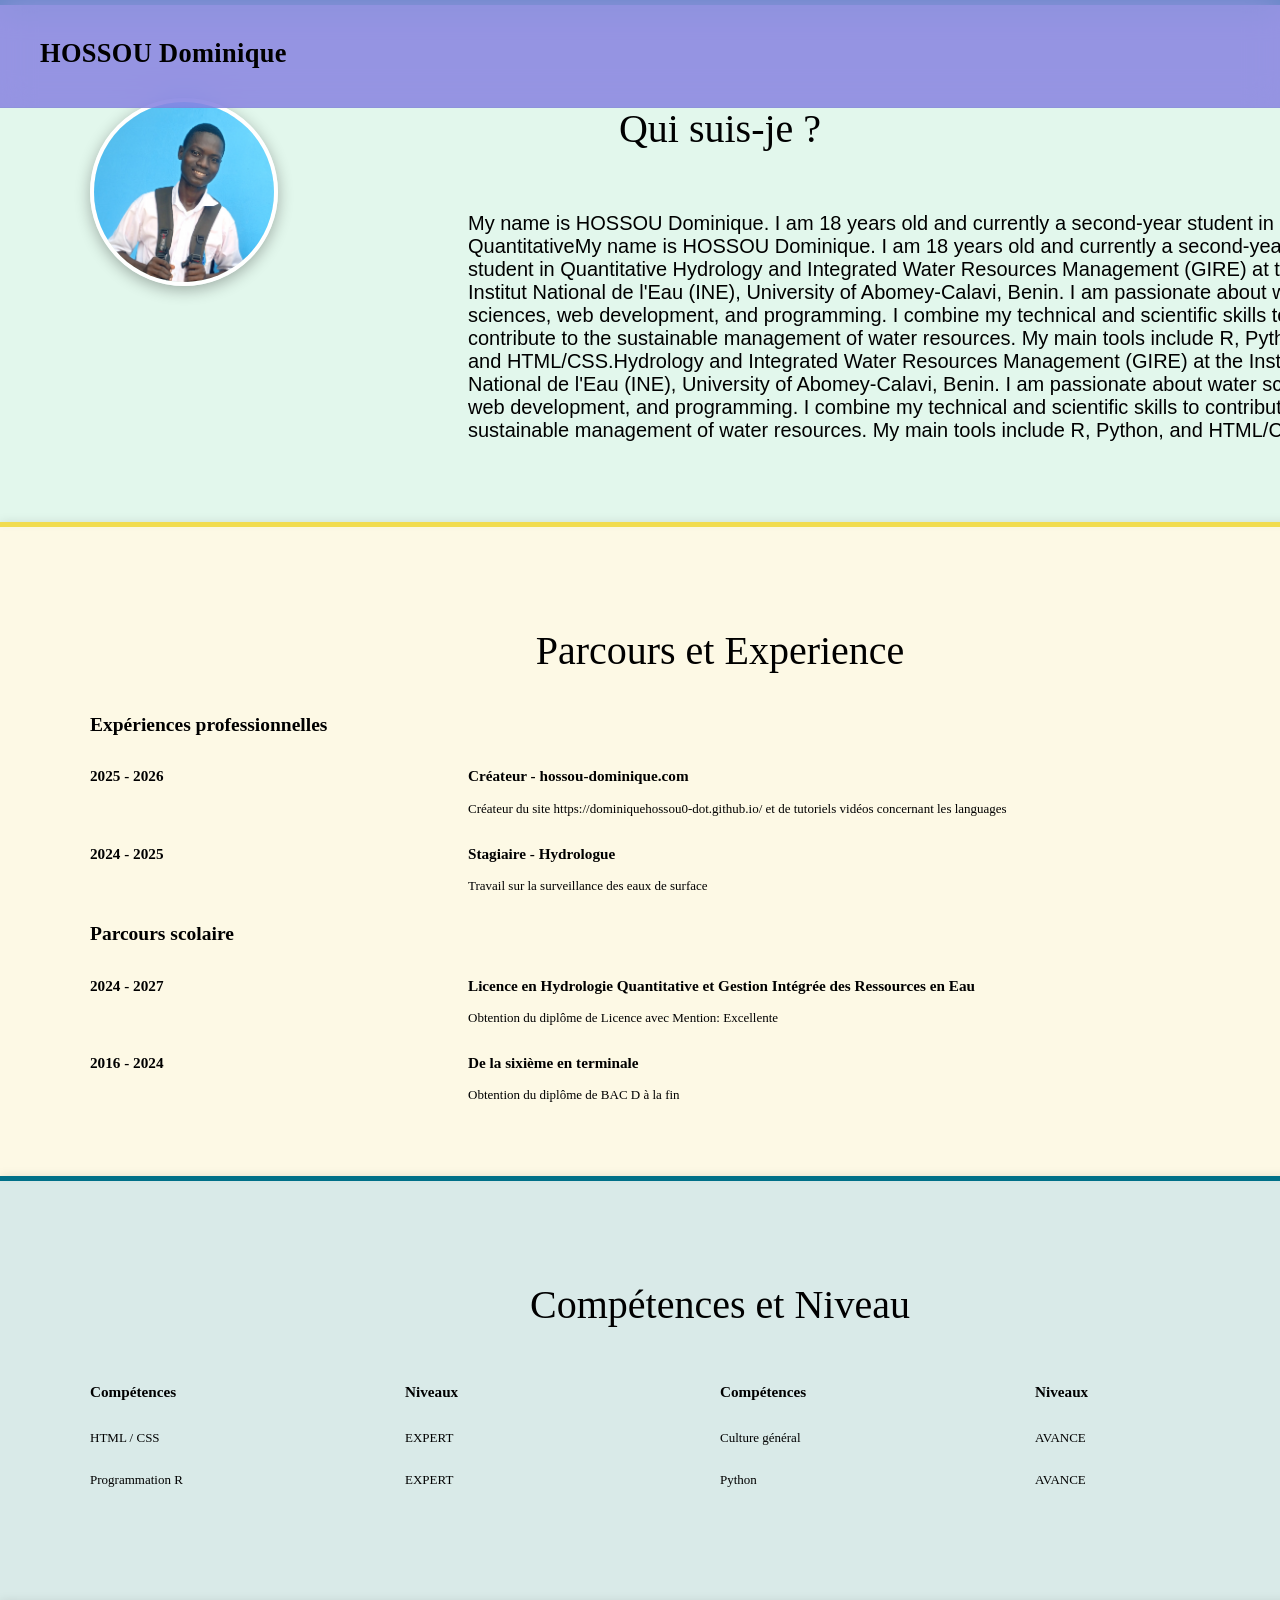
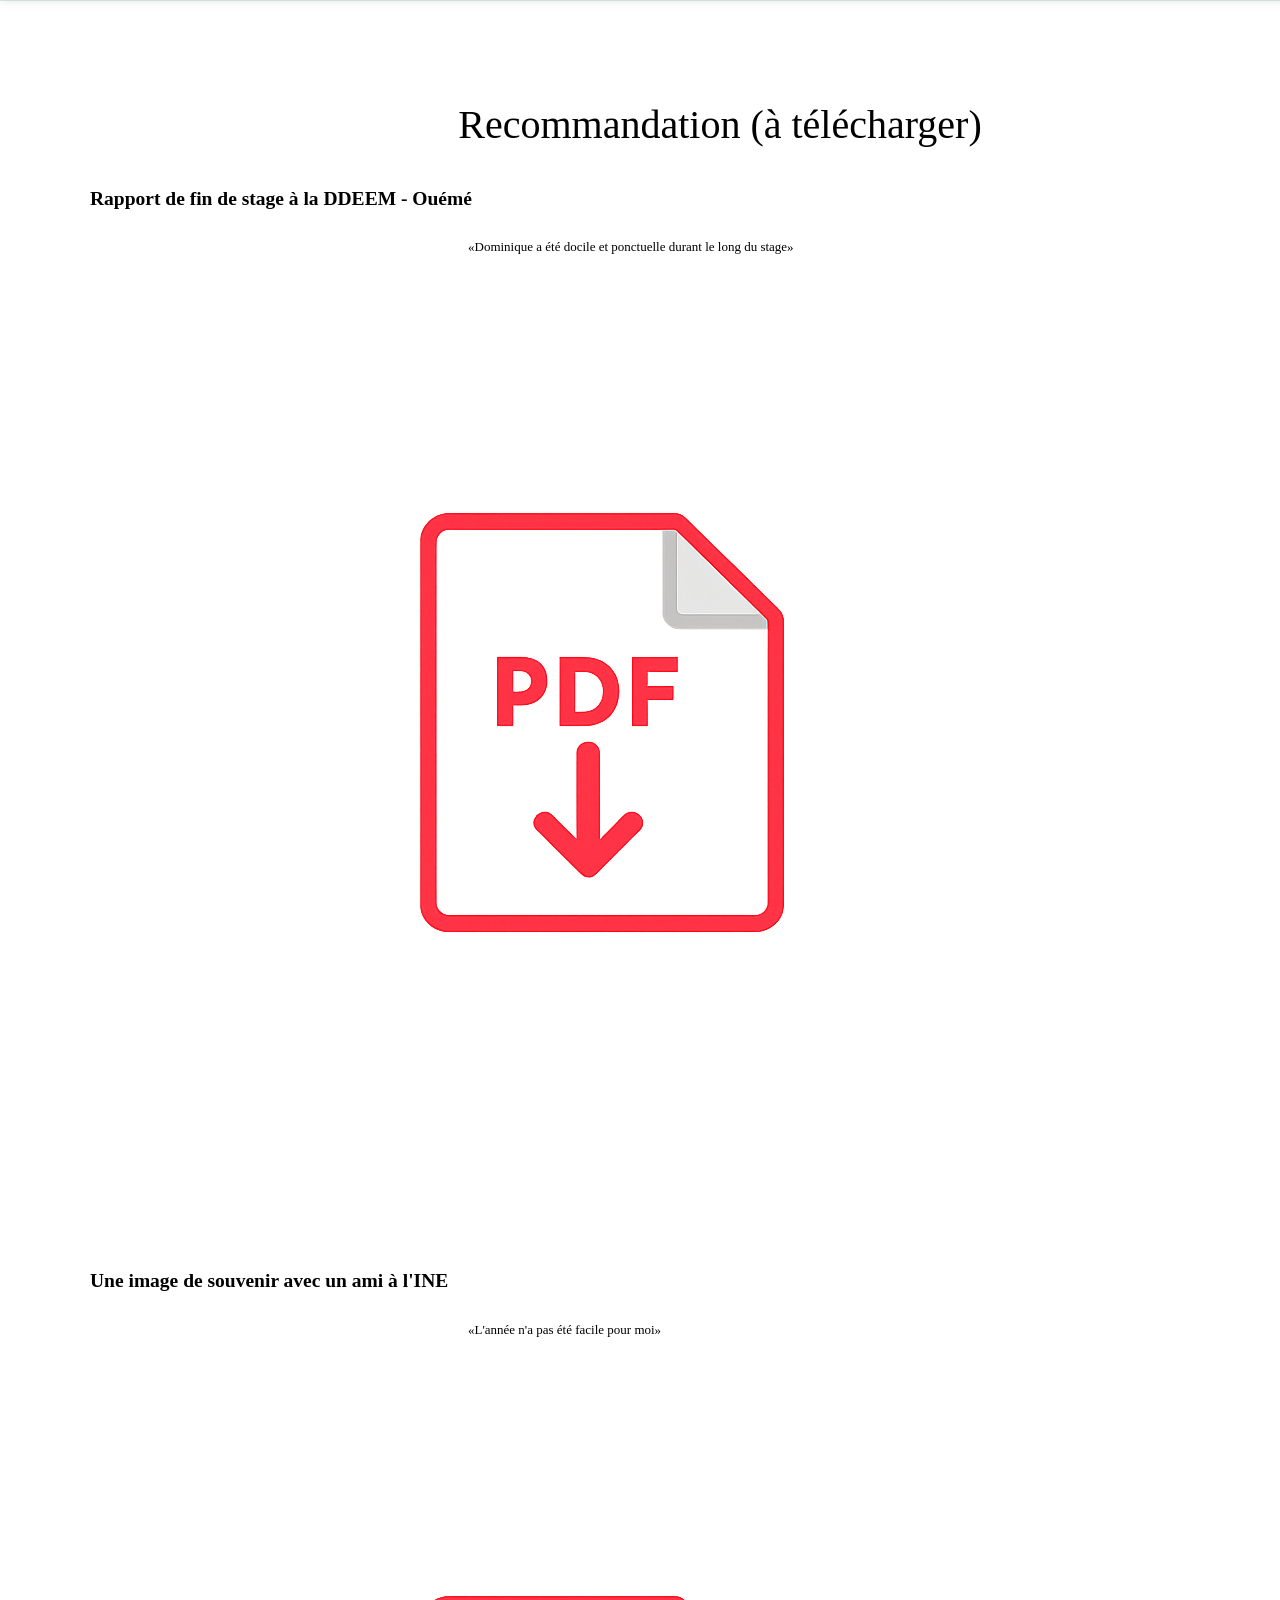
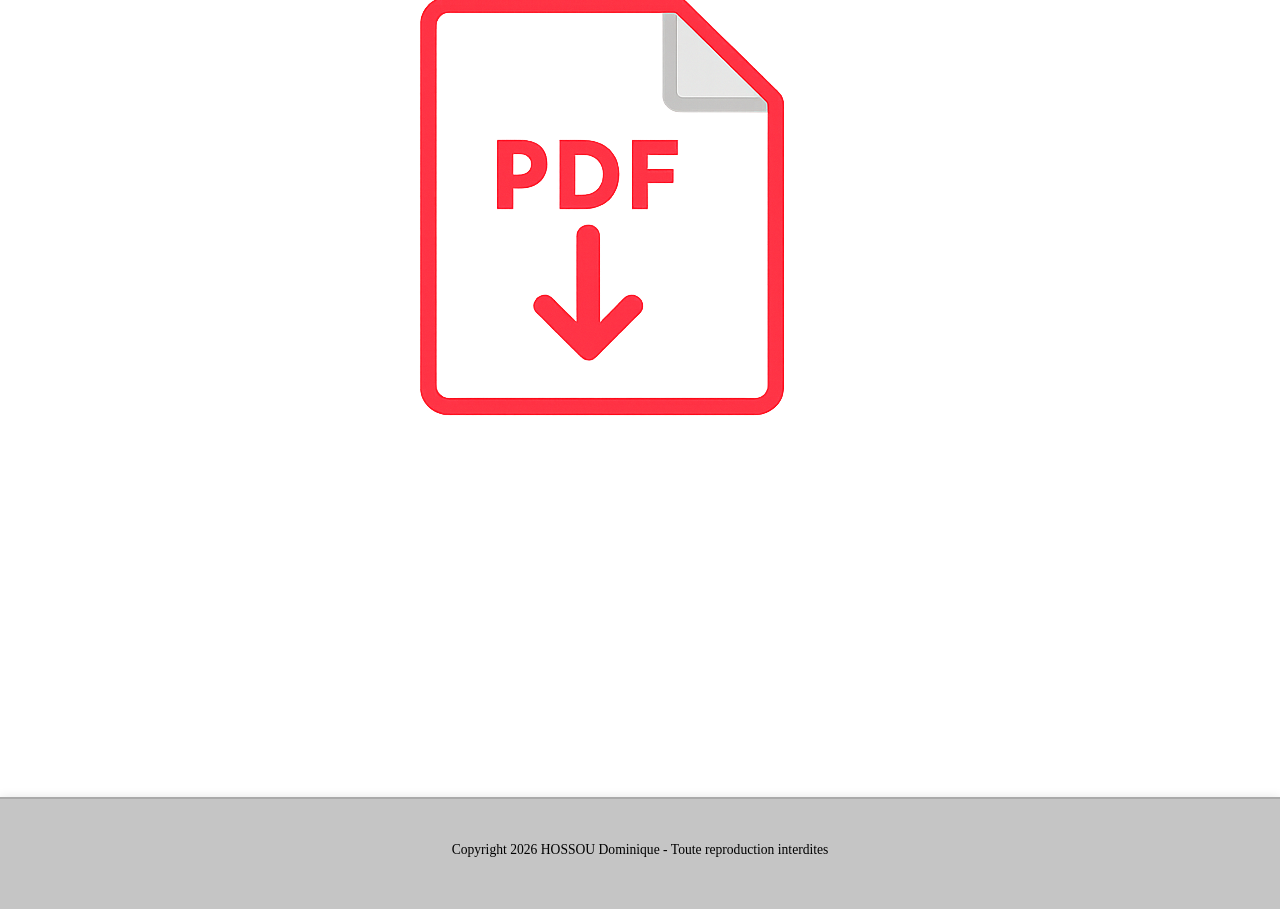
<file: Ma-nouvelle-page-web/index.html>
<!DOCTYPE html>
<html lang="fr">
<head>
    <meta charset="UTF-8">
    <meta name="viewport" content="width=device-width, initial-scale=1.0">
    <title>My page web</title>
    <meta name="description" content="Présentation de HOSSOU Dominique . CV">
    <meta name="viewport" content="width=device-width, initial-scale=1.0"><title>My new page web</title>
    <link rel="stylesheet" href="page.css">
    <meta name="google-site-verification" content="g0jMiD-uIO5f2tpQgSa_2If7hG710a3QGonVgOqNAgA" />
    <title>My page web</title>
</head>
<body>
    <header>
        <h2>HOSSOU Dominique</h2>
    </header>
    <article>
        <section class="presentation">
            <div class="sec">
                <h1>Qui suis-je ?</h1>
                <div class="left">
                    <img src="image_4.jpg" 
                    alt="Ma photo" 
                    class="Ma-photo">
                </div>
                <div class="right">
                    <p class="pres">My name is HOSSOU Dominique. I am 18 years old and currently a second-year student in QuantitativeMy name is HOSSOU Dominique. I am 18 years old and 
                                    currently a second-year student in Quantitative 
                                    Hydrology and Integrated Water Resources Management 
                                    (GIRE) at the Institut National de l'Eau (INE), 
                                    University of Abomey-Calavi, Benin. I am passionate 
                                    about water sciences, web development, and 
                                    programming. I combine my technical and scientific 
                                    skills to contribute to the sustainable management 
                                    of water resources. My main tools include R, Python, 
                                    and HTML/CSS.Hydrology and Integrated Water Resources Management 
                                    (GIRE) at the Institut National de l'Eau (INE), 
                                    University of Abomey-Calavi, Benin. I am passionate 
                                    about water sciences, web development, and 
                                    programming. I combine my technical and scientific 
                                    skills to contribute to the sustainable management 
                                    of water resources. My main tools include R, Python, 
                                    and HTML/CSS.</p>
                </div>
            </div>    
        </section>
        <section class="parcours">
            <h1>Parcours et Experience</h1>
            <div class="sec">
                <h2>Expériences professionnelles</h2>
                <div class="exp">
                    <div class="left">
                        <h3>2025 - 2026</h3>
                    </div>
                    <div class="right">
                        <h3>Créateur - hossou-dominique.com</h3>
                        <p>Créateur du site https://dominiquehossou0-dot.github.io/ et de tutoriels vidéos concernant les languages</p>
                    </div>
                </div>
                <div class="exp">
                    <div class="left">
                        <h3>2024 - 2025</h3>
                    </div>
                    <div class="right">
                        <h3>Stagiaire - Hydrologue</h3>
                        <p>Travail sur la surveillance des eaux de surface</p>
                    </div>
                </div>
                <h2>Parcours scolaire</h2>
                <div class="exp">
                    <div class="left">
                        <h3>2024 - 2027</h3>
                    </div>
                    <div class="right">
                        <h3>Licence en Hydrologie Quantitative et Gestion Intégrée des Ressources en Eau</h3>
                        <p>Obtention du diplôme de Licence avec Mention: Excellente</p>
                    </div>
                </div>
                <div class="exp">
                    <div class="left">
                        <h3>2016 - 2024</h3>
                    </div>
                    <div class="right">
                        <h3>De la sixième en terminale</h3>
                        <p>Obtention du diplôme de BAC D à la fin</p>
                    </div>
                </div>
            </div>
        </section>
        <section class="Compétences">
            <h1>Compétences et Niveau</h1>
            <div class="sec">
                <div class="cleft">
                    <div class="sous">
                        <div class="sousleft"><h3>Compétences</h3></div>
                        <div class="sousright"><h3>Niveaux</h3></div>
                    </div>
                     <div class="sous">
                        <div class="sousleft"><p>HTML / CSS</p></div>
                        <div class="sousright"><p>EXPERT</p></div>
                    </div>
                     <div class="sous">
                        <div class="sousleft"><p>Programmation R</p></div>
                        <div class="sousright"><p>EXPERT</p></div>
                    </div>
                </div>
                <div class="cright">
                    <div class="sous">
                        <div class="sousleft"><h3>Compétences</h3></div>
                        <div class="sousright"><h3>Niveaux</h3></div>
                    </div>
                     <div class="sous">
                        <div class="sousleft"><p>Culture général</p></div>
                        <div class="sousright"><p>AVANCE</p></div>
                    </div>
                     <div class="sous">
                        <div class="sousleft"><p>Python</p></div>
                        <div class="sousright"><p>AVANCE</p></div>
                    </div>
                </div>
            </div>
        </section>
        <section class="Recommandation">
            <h1>Recommandation (à télécharger)</h1>
            <div class="sec">
                <div class="reco">
                    <h2>Rapport de fin de stage à la DDEEM - Ouémé</h2>
                    <div class="left">
                        <a href="Rapport_de_fin_stage_2024-2025.pdf" target="_blank"><img src="icône.pdf.png"></a>
                    </div>
                    <div class="right">
                        <p>«Dominique a été docile et ponctuelle durant le long du stage»</p>
                    </div>
                </div>
            <div class="reco">
                    <h2>Une image de souvenir avec un ami à l'INE</h2>
                    <div class="left">
                        <a href="souvenir.pdf" target="_blank"><img src="icône.pdf.png"></a>
                    </div>
                    <div class="right">
                        <p>«L'année n'a pas été facile pour moi»</p>
                    </div>
                </div>
            </div>        
        </section>
    </article>
    <footer>
        <p>Copyright 2026 HOSSOU Dominique - Toute reproduction interdites</p>
    </footer>
</body>
</html>
</file>
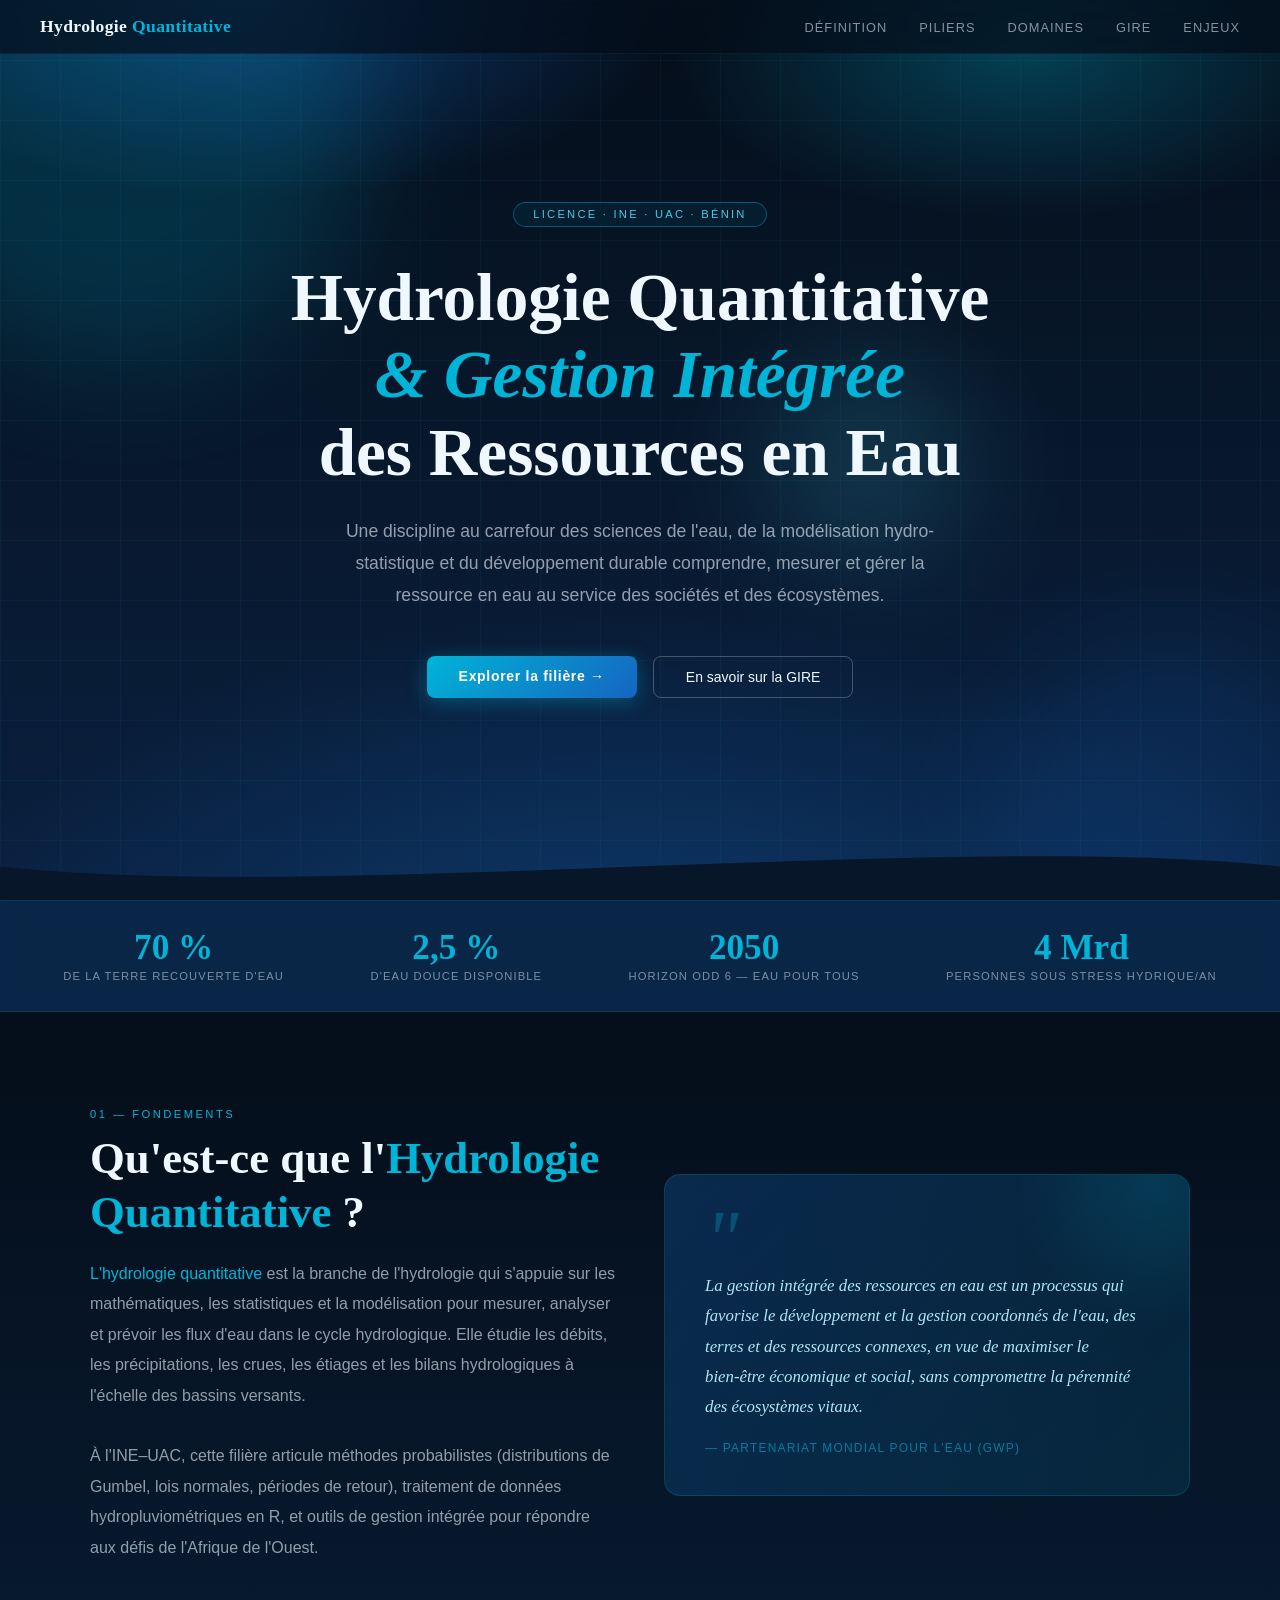
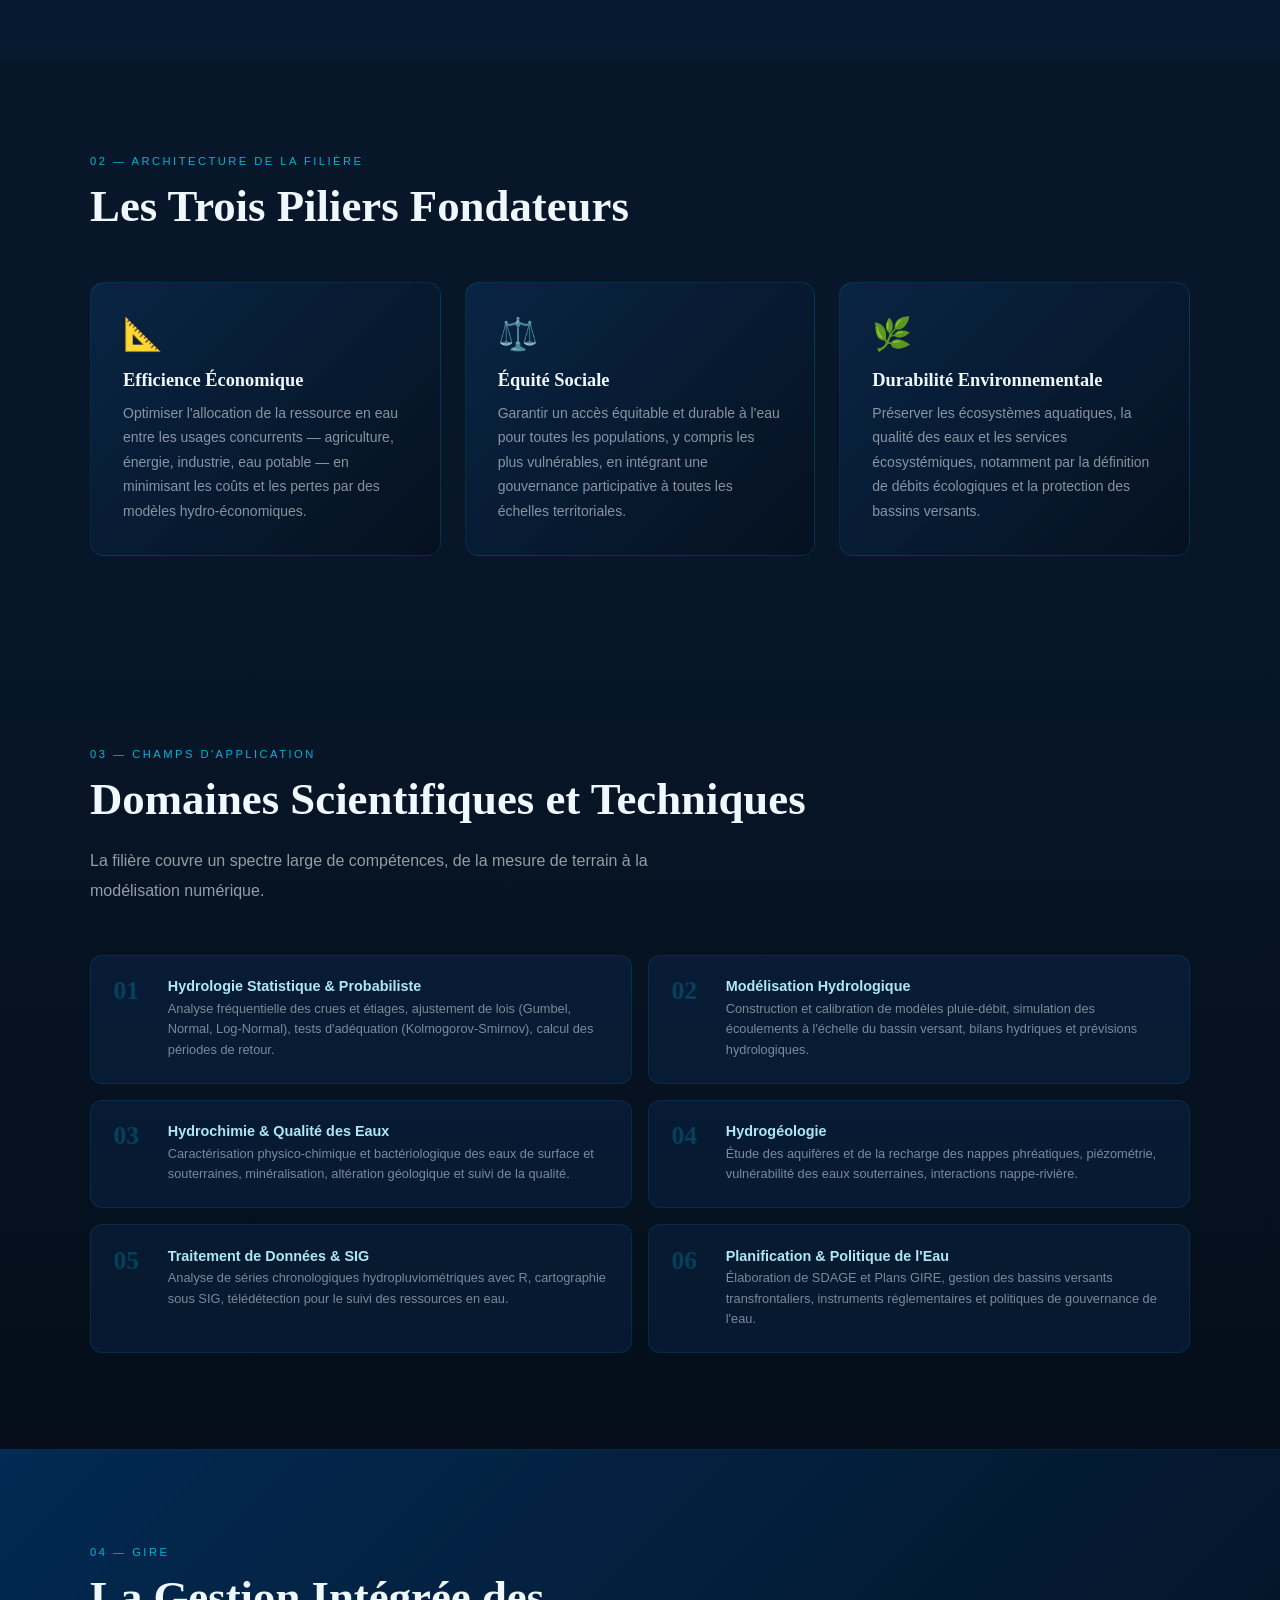
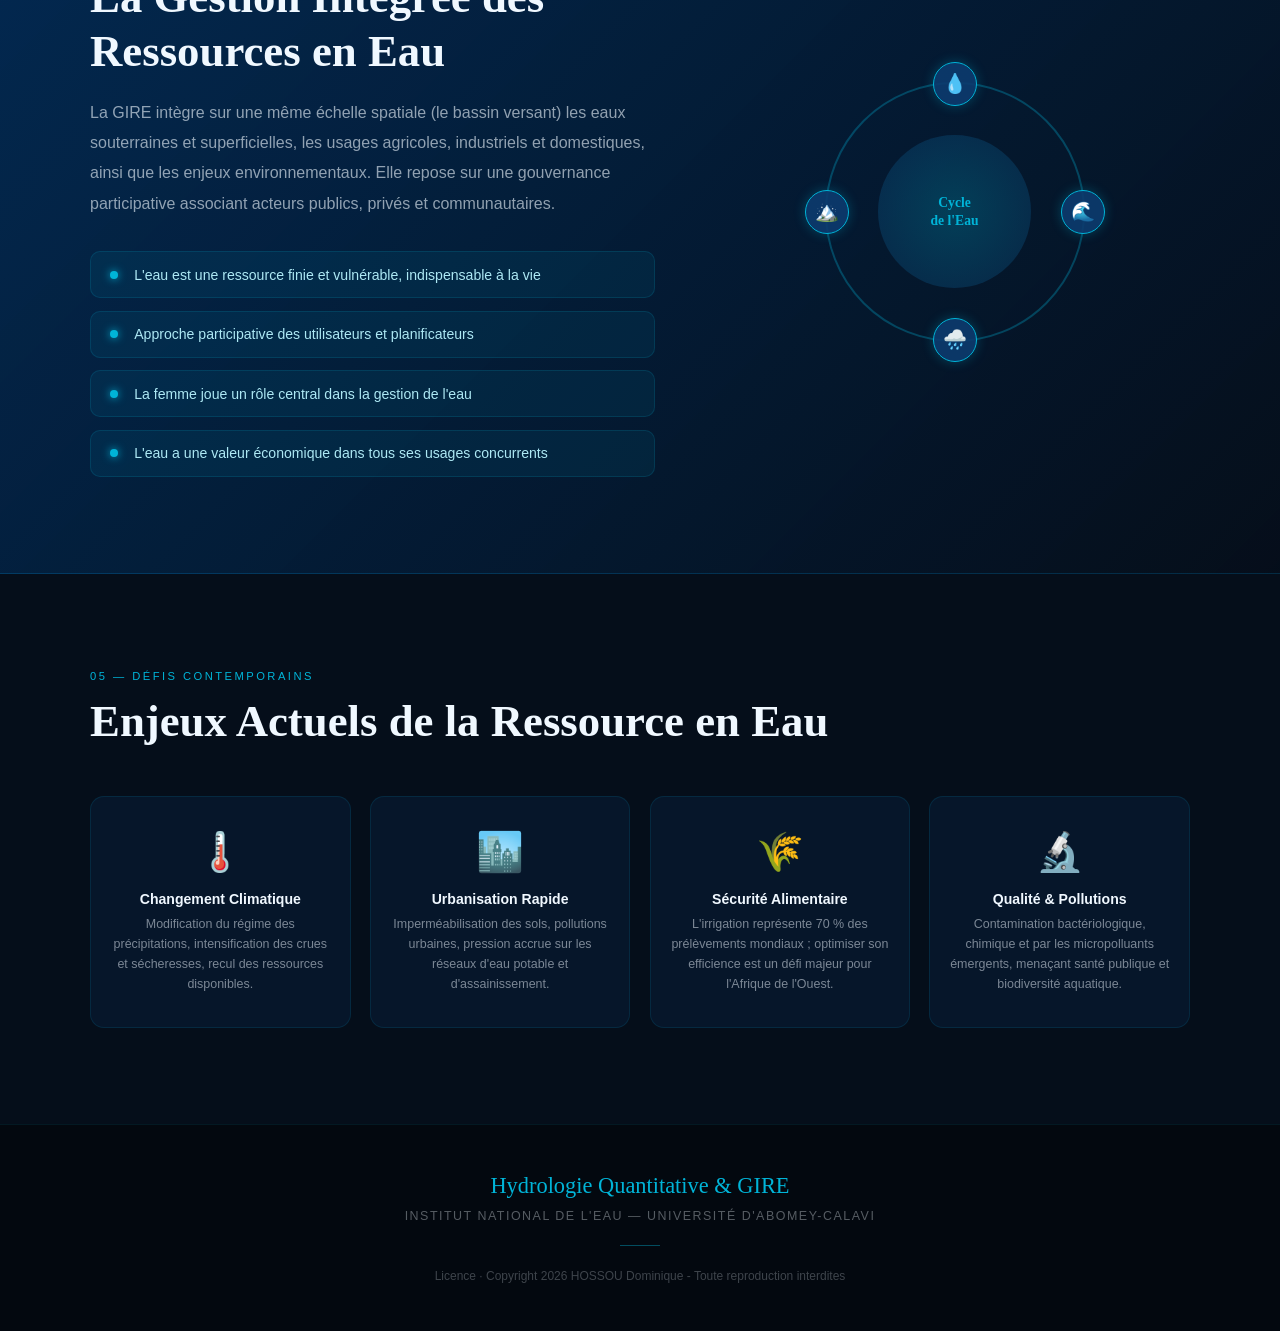
<file: Ma-spécialité/index.html>
<!DOCTYPE html>
<html lang="fr">
<head>
  <meta charset="UTF-8">
  <meta name="viewport" content="width=device-width, initial-scale=1.0">
  <title>Hydrologie Quantitative & GIRE</title>
  <link rel="stylesheet" href="style.css">
</head>
<body>

<nav>
  <div class="nav-brand">Hydrologie <span>Quantitative</span></div>
  <ul class="nav-links">
    <li><a href="#definition">Définition</a></li>
    <li><a href="#piliers">Piliers</a></li>
    <li><a href="#domaines">Domaines</a></li>
    <li><a href="#gire">GIRE</a></li>
    <li><a href="#enjeux">Enjeux</a></li>
  </ul>
</nav>

<section class="hero">
  <div class="orb orb1"></div>
  <div class="orb orb2"></div>
  <div class="orb orb3"></div>

  <div class="hero-inner">
    <div class="badge">Licence · INE · UAC · Bénin</div>
    <h1>
      Hydrologie Quantitative
      <em>&amp; Gestion Intégrée</em>
      des Ressources en Eau
    </h1>
    <p class="hero-sub">
      Une discipline au carrefour des sciences de l'eau, de la modélisation hydro-statistique et du développement durable comprendre, mesurer et gérer la ressource en eau au service des sociétés et des écosystèmes.
    </p>
    <div class="hero-cta">
      <a href="#definition" class="btn-primary">Explorer la filière →</a>
      <a href="#gire" class="btn-outline">En savoir sur la GIRE</a>
    </div>
  </div>

  <svg class="hero-wave" viewBox="0 0 1440 80" preserveAspectRatio="none">
    <path d="M0,40 C360,80 1080,0 1440,40 L1440,80 L0,80 Z" fill="#071628"/>
  </svg>
</section>

<div class="stats">
  <div class="stat-item"><div class="stat-num">70 %</div><div class="stat-label">de la Terre recouverte d'eau</div></div>
  <div class="stat-item"><div class="stat-num">2,5 %</div><div class="stat-label">d'eau douce disponible</div></div>
  <div class="stat-item"><div class="stat-num">2050</div><div class="stat-label">Horizon ODD 6 — eau pour tous</div></div>
  <div class="stat-item"><div class="stat-num">4 Mrd</div><div class="stat-label">personnes sous stress hydrique/an</div></div>
</div>

<section class="def-section" id="definition">
  <div class="container">
    <div class="def-grid">
      <div>
        <span class="section-eyebrow">01 — Fondements</span>
        <h2 class="section-title">Qu'est-ce que l'<em>Hydrologie Quantitative</em> ?</h2>
        <p class="section-desc">
          <span>L'hydrologie quantitative</span> est la branche de l'hydrologie qui s'appuie sur les mathématiques, les statistiques et la modélisation pour mesurer, analyser et prévoir les flux d'eau dans le cycle hydrologique. Elle étudie les débits, les précipitations, les crues, les étiages et les bilans hydrologiques à l'échelle des bassins versants.
          <br><br>
          À l'INE–UAC, cette filière articule méthodes probabilistes (distributions de Gumbel, lois normales, périodes de retour), traitement de données hydropluviométriques en R, et outils de gestion intégrée pour répondre aux défis de l'Afrique de l'Ouest.
        </p>
      </div>
      <div class="def-visual">
        <div class="def-quote">
          La gestion intégrée des ressources en eau est un processus qui favorise le développement et la gestion coordonnés de l'eau, des terres et des ressources connexes, en vue de maximiser le bien-être économique et social, sans compromettre la pérennité des écosystèmes vitaux.
        </div>
        <div class="def-source">— Partenariat Mondial pour l'Eau (GWP)</div>
      </div>
    </div>
  </div>
</section>

<section class="pillars-section" id="piliers">
  <div class="container">
    <span class="section-eyebrow">02 — Architecture de la filière</span>
    <h2 class="section-title">Les Trois Piliers Fondateurs</h2>
    <div class="pillars-grid">
      <div class="pillar-card">
        <span class="pillar-icon">📐</span>
        <div class="pillar-title">Efficience Économique</div>
        <p class="pillar-text">Optimiser l'allocation de la ressource en eau entre les usages concurrents — agriculture, énergie, industrie, eau potable — en minimisant les coûts et les pertes par des modèles hydro-économiques.</p>
      </div>
      <div class="pillar-card">
        <span class="pillar-icon">⚖️</span>
        <div class="pillar-title">Équité Sociale</div>
        <p class="pillar-text">Garantir un accès équitable et durable à l'eau pour toutes les populations, y compris les plus vulnérables, en intégrant une gouvernance participative à toutes les échelles territoriales.</p>
      </div>
      <div class="pillar-card">
        <span class="pillar-icon">🌿</span>
        <div class="pillar-title">Durabilité Environnementale</div>
        <p class="pillar-text">Préserver les écosystèmes aquatiques, la qualité des eaux et les services écosystémiques, notamment par la définition de débits écologiques et la protection des bassins versants.</p>
      </div>
    </div>
  </div>
</section>

<section class="domains-section" id="domaines">
  <div class="container">
    <span class="section-eyebrow">03 — Champs d'application</span>
    <h2 class="section-title">Domaines Scientifiques et Techniques</h2>
    <p class="section-desc">La filière couvre un spectre large de compétences, de la mesure de terrain à la modélisation numérique.</p>
    <div class="domains-list">
      <div class="domain-item">
        <div class="domain-num">01</div>
        <div class="domain-content">
          <h4>Hydrologie Statistique & Probabiliste</h4>
          <p>Analyse fréquentielle des crues et étiages, ajustement de lois (Gumbel, Normal, Log-Normal), tests d'adéquation (Kolmogorov-Smirnov), calcul des périodes de retour.</p>
        </div>
      </div>
      <div class="domain-item">
        <div class="domain-num">02</div>
        <div class="domain-content">
          <h4>Modélisation Hydrologique</h4>
          <p>Construction et calibration de modèles pluie-débit, simulation des écoulements à l'échelle du bassin versant, bilans hydriques et prévisions hydrologiques.</p>
        </div>
      </div>
      <div class="domain-item">
        <div class="domain-num">03</div>
        <div class="domain-content">
          <h4>Hydrochimie & Qualité des Eaux</h4>
          <p>Caractérisation physico-chimique et bactériologique des eaux de surface et souterraines, minéralisation, altération géologique et suivi de la qualité.</p>
        </div>
      </div>
      <div class="domain-item">
        <div class="domain-num">04</div>
        <div class="domain-content">
          <h4>Hydrogéologie</h4>
          <p>Étude des aquifères et de la recharge des nappes phréatiques, piézométrie, vulnérabilité des eaux souterraines, interactions nappe-rivière.</p>
        </div>
      </div>
      <div class="domain-item">
        <div class="domain-num">05</div>
        <div class="domain-content">
          <h4>Traitement de Données & SIG</h4>
          <p>Analyse de séries chronologiques hydropluviométriques avec R, cartographie sous SIG, télédétection pour le suivi des ressources en eau.</p>
        </div>
      </div>
      <div class="domain-item">
        <div class="domain-num">06</div>
        <div class="domain-content">
          <h4>Planification & Politique de l'Eau</h4>
          <p>Élaboration de SDAGE et Plans GIRE, gestion des bassins versants transfrontaliers, instruments réglementaires et politiques de gouvernance de l'eau.</p>
        </div>
      </div>
    </div>
  </div>
</section>

<section class="gire-section" id="gire">
  <div class="container">
    <div class="gire-inner">
      <div>
        <span class="section-eyebrow">04 — GIRE</span>
        <h2 class="section-title">La Gestion Intégrée des Ressources en Eau</h2>
        <p class="section-desc">
          La GIRE intègre sur une même échelle spatiale (le bassin versant) les eaux souterraines et superficielles, les usages agricoles, industriels et domestiques, ainsi que les enjeux environnementaux. Elle repose sur une gouvernance participative associant acteurs publics, privés et communautaires.
        </p>
        <div class="gire-principles">
          <div class="principle"><span class="principle-dot"></span>L'eau est une ressource finie et vulnérable, indispensable à la vie</div>
          <div class="principle"><span class="principle-dot"></span>Approche participative des utilisateurs et planificateurs</div>
          <div class="principle"><span class="principle-dot"></span>La femme joue un rôle central dans la gestion de l'eau</div>
          <div class="principle"><span class="principle-dot"></span>L'eau a une valeur économique dans tous ses usages concurrents</div>
        </div>
      </div>
      <div class="cycle-wrap">
        <div class="cycle-diagram">
          <div class="cycle-center">Cycle<br/>de l'Eau</div>
          <div class="cycle-node n1">💧</div>
          <div class="cycle-node n2">🌊</div>
          <div class="cycle-node n3">🌧️</div>
          <div class="cycle-node n4">🏔️</div>
        </div>
      </div>
    </div>
  </div>
</section>

<section class="enjeux-section" id="enjeux">
  <div class="container">
    <span class="section-eyebrow">05 — Défis contemporains</span>
    <h2 class="section-title">Enjeux Actuels de la Ressource en Eau</h2>
    <div class="enjeux-grid">
      <div class="enjeu-card">
        <span class="enjeu-emoji">🌡️</span>
        <div class="enjeu-title">Changement Climatique</div>
        <div class="enjeu-desc">Modification du régime des précipitations, intensification des crues et sécheresses, recul des ressources disponibles.</div>
      </div>
      <div class="enjeu-card">
        <span class="enjeu-emoji">🏙️</span>
        <div class="enjeu-title">Urbanisation Rapide</div>
        <div class="enjeu-desc">Imperméabilisation des sols, pollutions urbaines, pression accrue sur les réseaux d'eau potable et d'assainissement.</div>
      </div>
      <div class="enjeu-card">
        <span class="enjeu-emoji">🌾</span>
        <div class="enjeu-title">Sécurité Alimentaire</div>
        <div class="enjeu-desc">L'irrigation représente 70 % des prélèvements mondiaux ; optimiser son efficience est un défi majeur pour l'Afrique de l'Ouest.</div>
      </div>
      <div class="enjeu-card">
        <span class="enjeu-emoji">🔬</span>
        <div class="enjeu-title">Qualité & Pollutions</div>
        <div class="enjeu-desc">Contamination bactériologique, chimique et par les micropolluants émergents, menaçant santé publique et biodiversité aquatique.</div>
      </div>
    </div>
  </div>
</section>

<footer>
  <div class="footer-logo">Hydrologie Quantitative &amp; GIRE</div>
  <div class="footer-sub">Institut National de l'Eau — Université d'Abomey-Calavi</div>
  <div class="footer-divider"></div>
  <div class="footer-credits">Licence · Copyright 2026 HOSSOU Dominique - Toute reproduction interdites</div>
</footer>

</body>
</html>
</file>
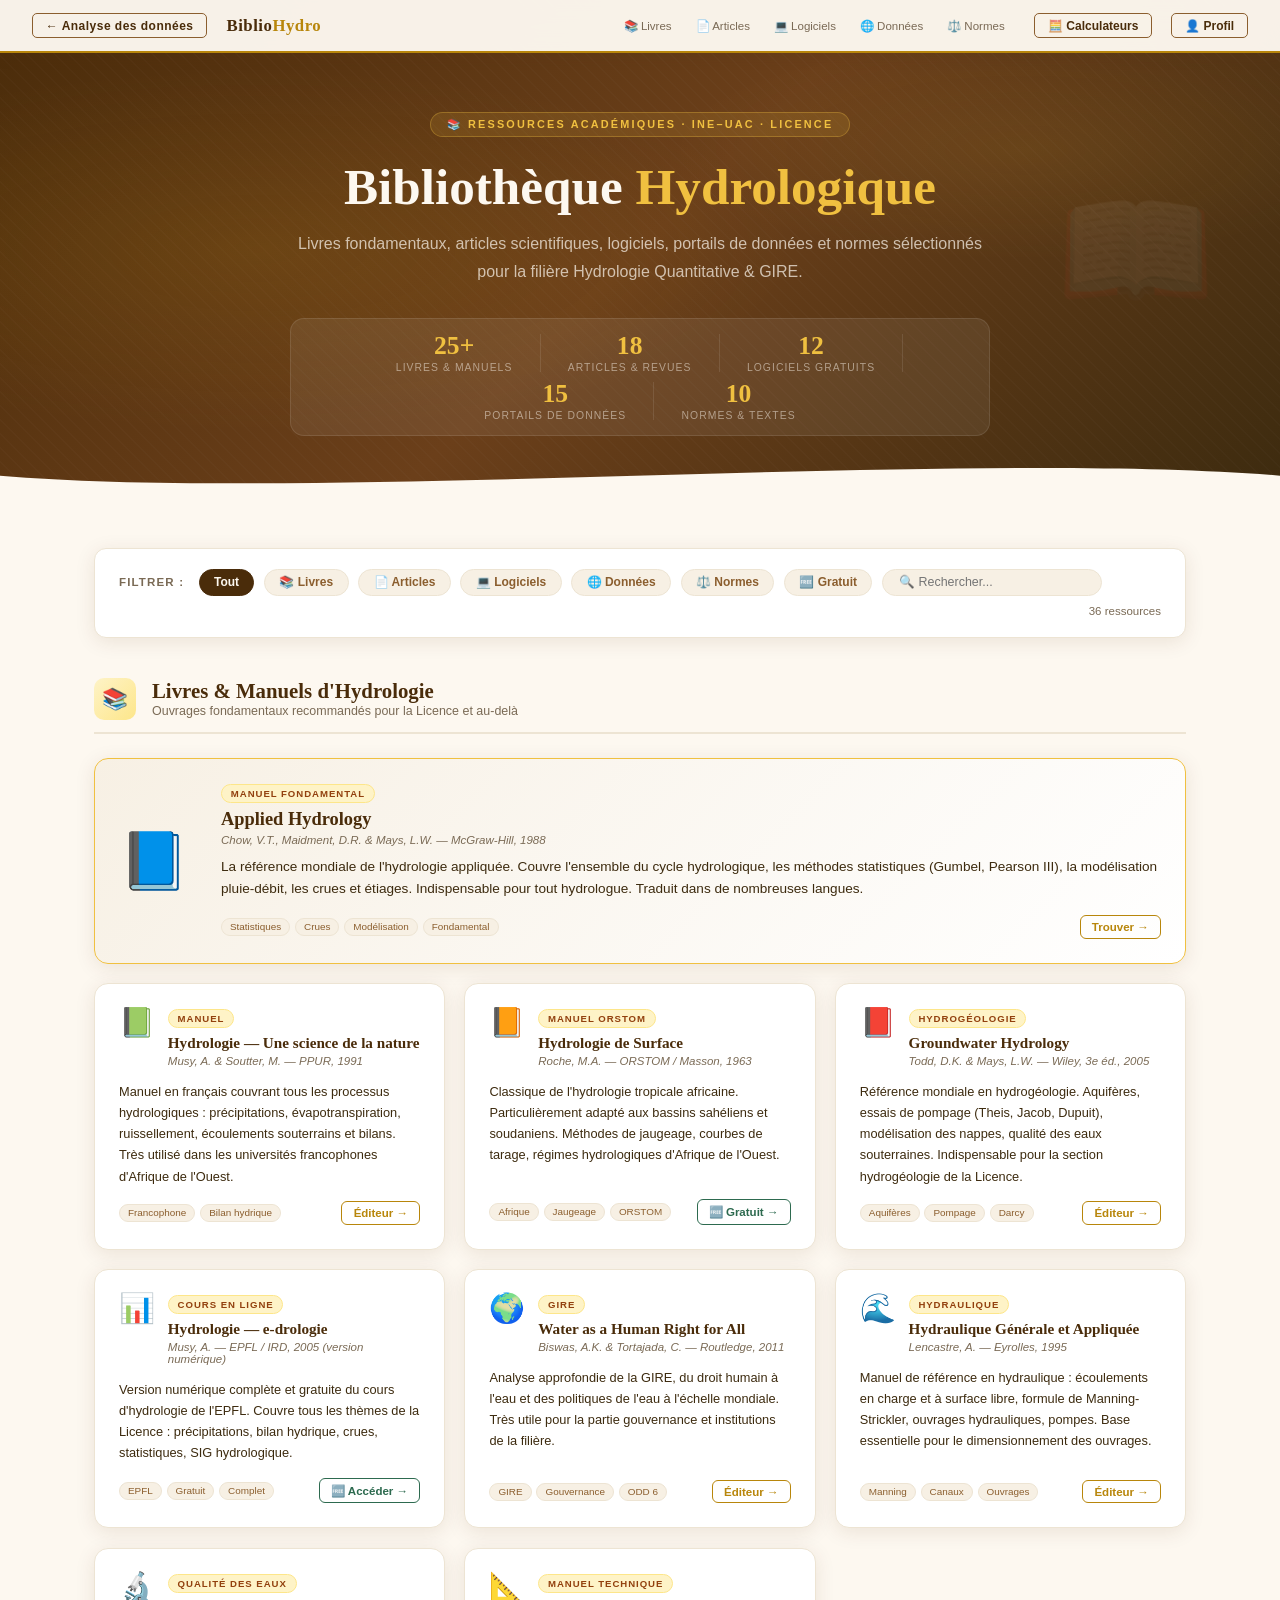
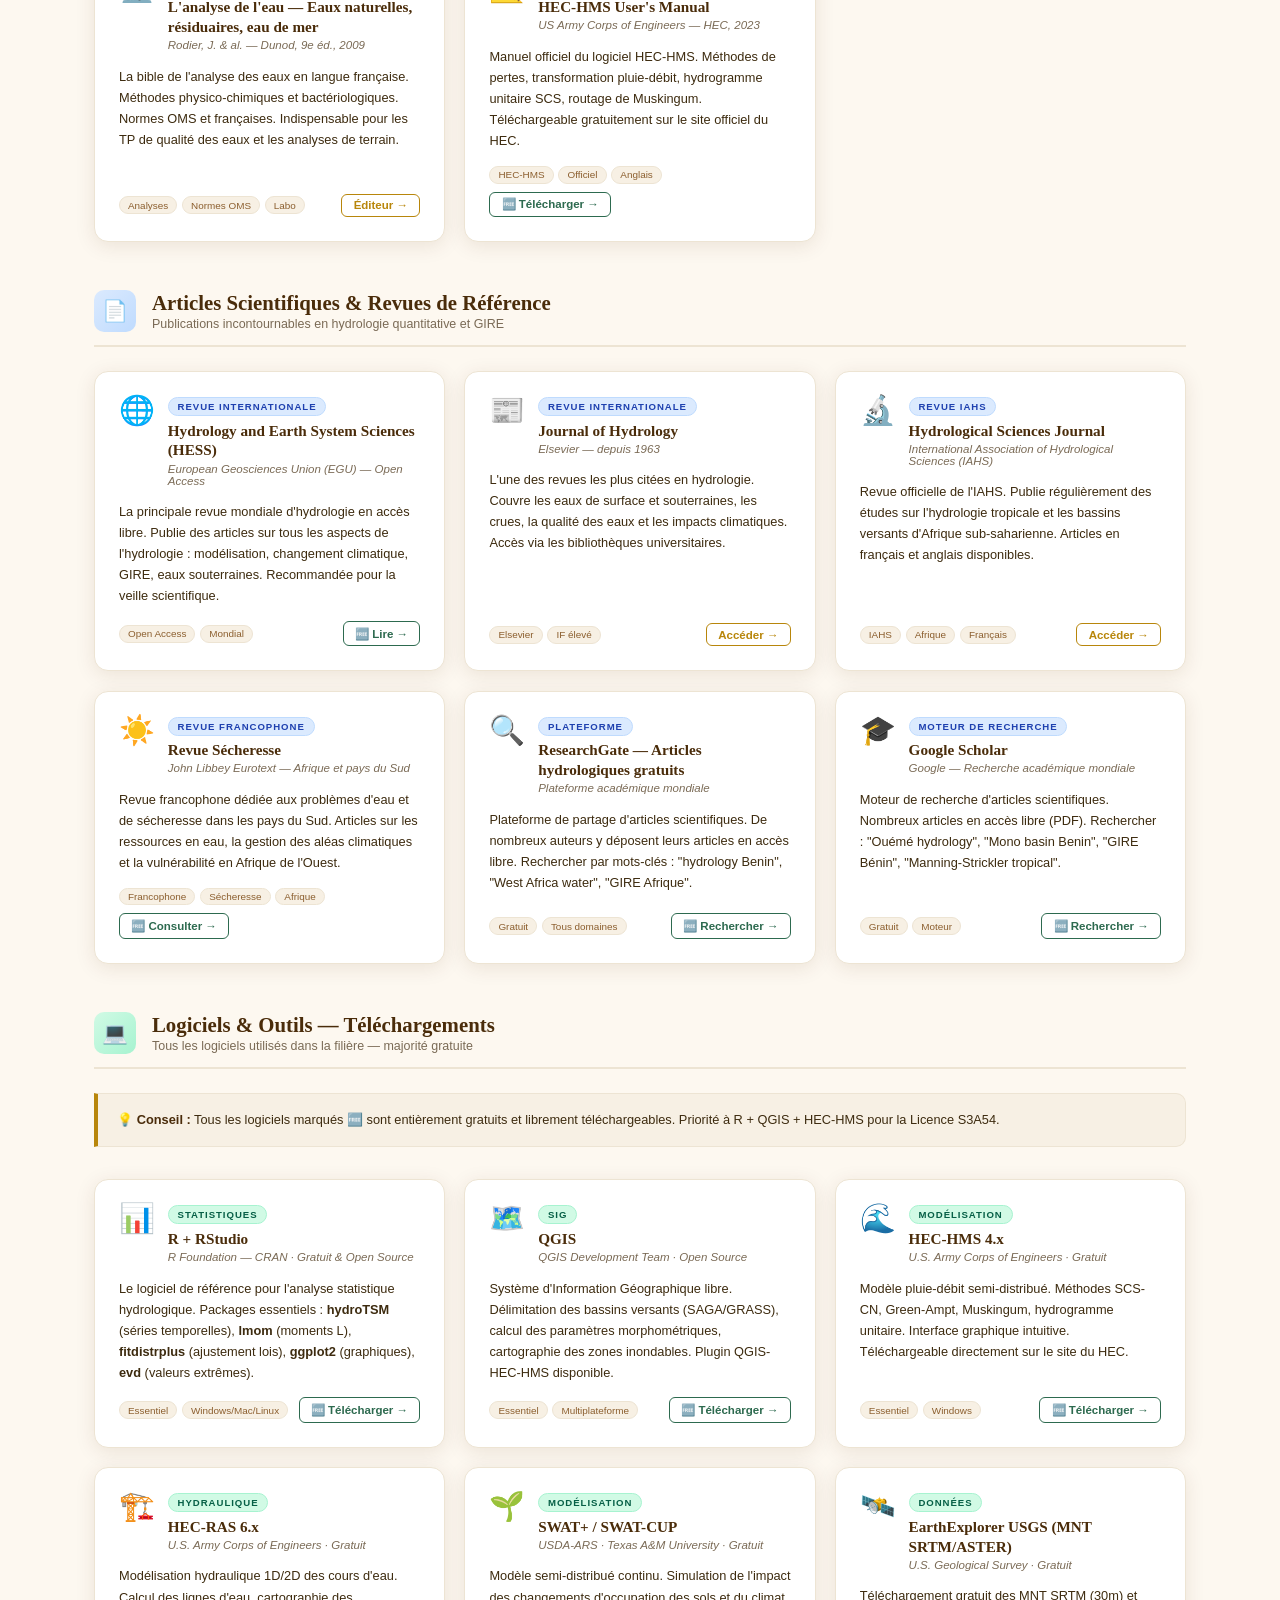
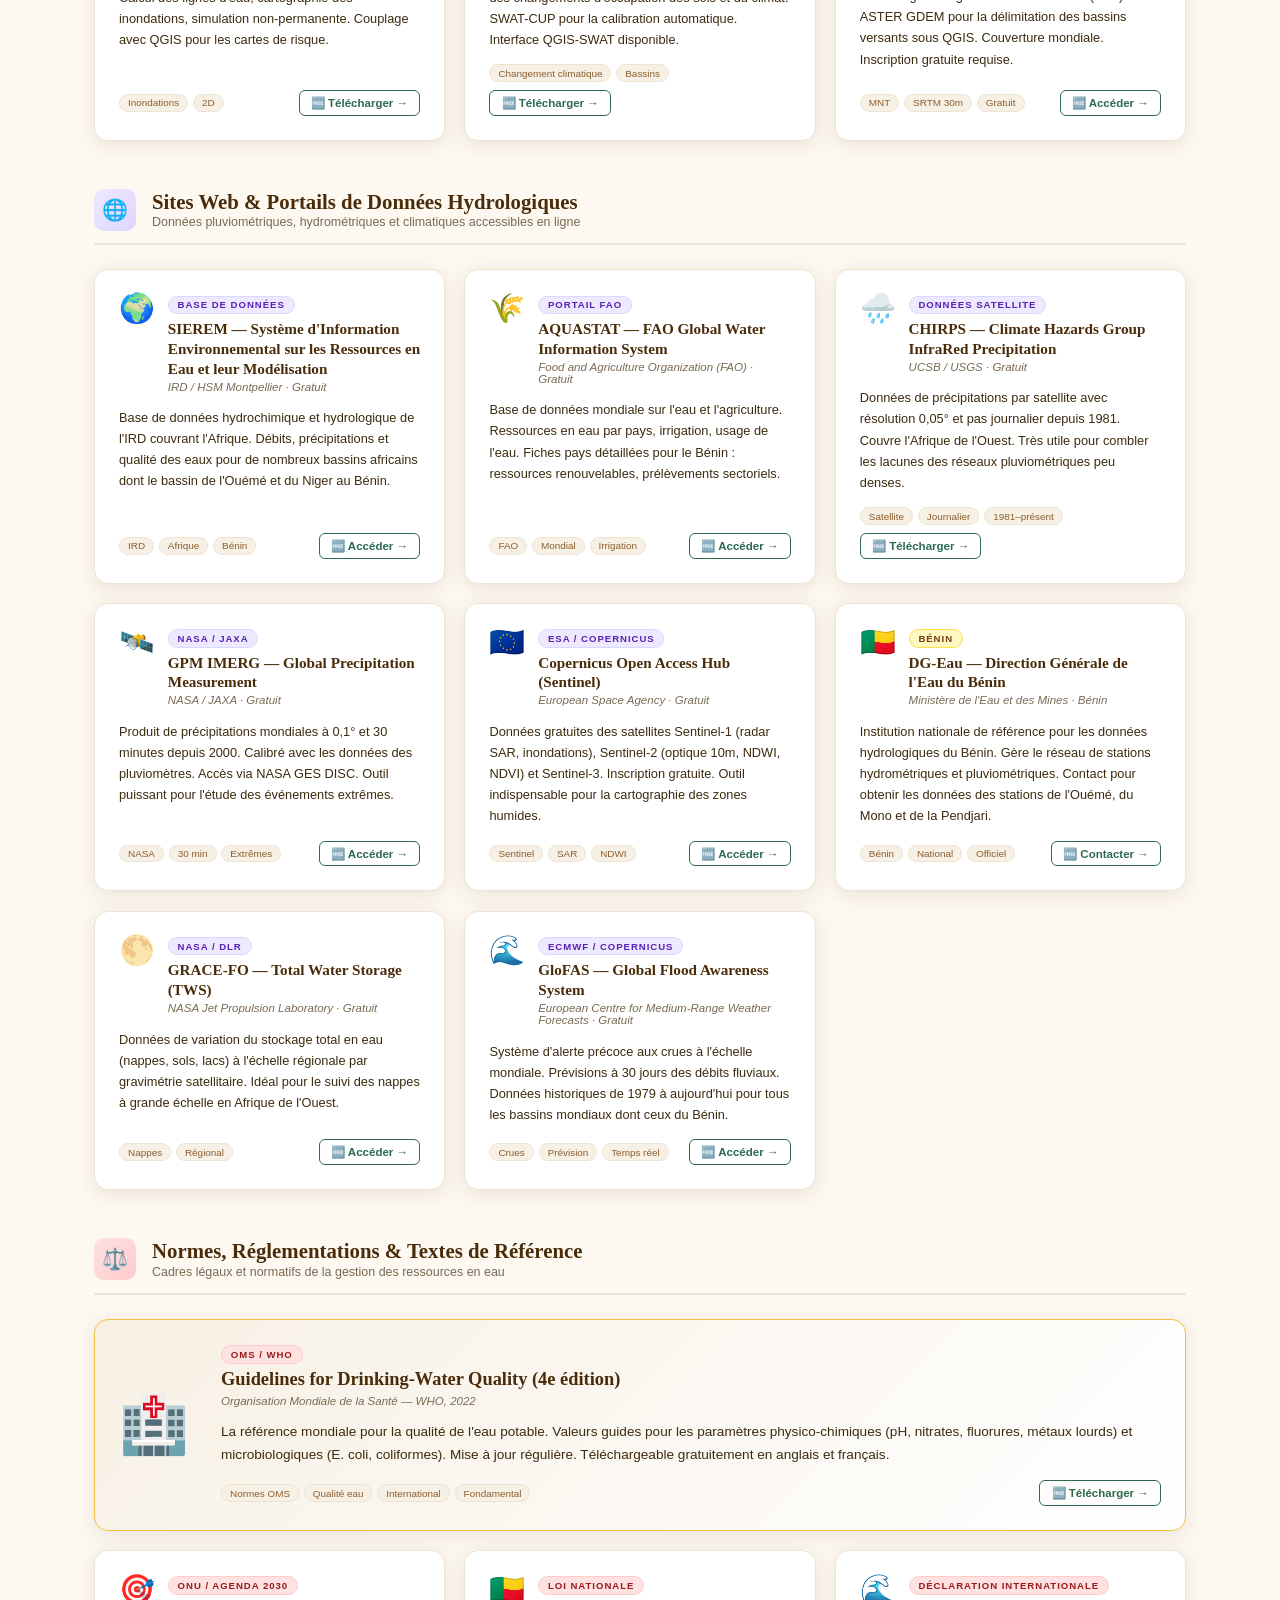
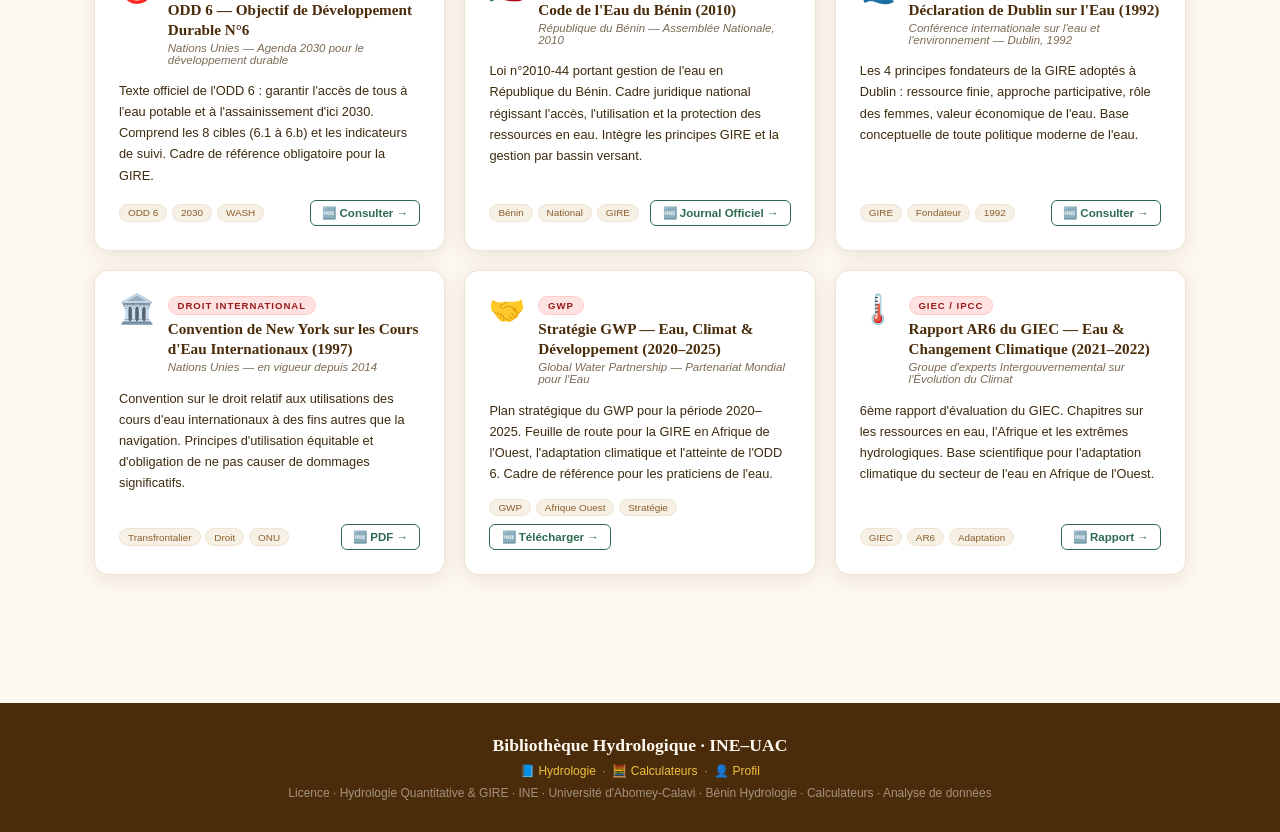
<file: dominique-hossou/BiblioHydro.html>
<!DOCTYPE html>
<html lang="fr">
<head>
<meta charset="UTF-8"/>
<meta name="viewport" content="width=device-width,initial-scale=1.0"/>
<title>Bibliothèque Hydrologique — INE/UAC</title>
<meta name="description" content="Ressources hydrologiques : livres, articles, logiciels, portails de données et normes pour la filière Hydrologie Quantitative & GIRE — INE, UAC, Bénin."/>
<link rel="icon" href="data:image/svg+xml,<svg xmlns='http://www.w3.org/2000/svg' viewBox='0 0 100 100'><rect width='100' height='100' rx='18' fill='%23704214'/><text y='.9em' font-size='72' x='10'>📚</text></svg>"/>
<style>
:root {
  --cream:   #fdf8f0;
  --cream2:  #f7f0e4;
  --cream3:  #ede4d3;
  --gold:    #b8860b;
  --gold2:   #d4a017;
  --gold3:   #f0c040;
  --brown:   #4a2c0a;
  --brown2:  #6b3f1a;
  --brown3:  #8b5e2e;
  --ink:     #1a1208;
  --ink2:    #3d2b0f;
  --gray:    #7a6a55;
  --white:   #ffffff;
  --green:   #2d6a4f;
  --blue:    #1a3a6e;
  --red:     #7b1f1f;
  --shadow:  0 4px 20px rgba(74,44,10,.1);
  --shadow2: 0 8px 32px rgba(74,44,10,.15);
}
*,*::before,*::after{box-sizing:border-box;margin:0;padding:0}
html{scroll-behavior:smooth}
body{
  font-family:Georgia,'Times New Roman',serif;
  background:var(--cream);
  color:var(--ink);
  min-height:100vh;
}

nav{
  position:fixed;top:0;left:0;right:0;z-index:200;
  background:rgba(253,248,240,.97);
  backdrop-filter:blur(12px);
  border-bottom:2px solid var(--gold);
  display:flex;align-items:center;gap:1.2rem;
  padding:.8rem 2rem;
  box-shadow:0 2px 16px rgba(74,44,10,.12);
  flex-wrap:wrap;
}
.nav-back{
  color:var(--brown);text-decoration:none;font-size:.75rem;font-weight:700;
  font-family:'Segoe UI',Arial,sans-serif;
  padding:.3rem .8rem;border-radius:5px;
  border:1.5px solid var(--brown3);
  transition:background-color .2s,color .2s;white-space:nowrap;letter-spacing:.04em;
}
.nav-back:hover{background:var(--brown);color:var(--cream)}
.nav-brand{
  font-family:Georgia,serif;font-weight:700;font-size:1.05rem;
  color:var(--brown);margin-right:auto;letter-spacing:.03em;
}
.nav-brand span{color:var(--gold)}
.nav-links{display:flex;gap:.2rem;flex-wrap:wrap}
.nav-links a{
  font-size:.72rem;font-family:'Segoe UI',Arial,sans-serif;
  color:var(--gray);text-decoration:none;
  padding:.3rem .65rem;border-radius:4px;
  transition:background-colors .15s,color .15s;white-space:nowrap;
}
.nav-links a:hover{background:var(--cream3);color:var(--brown);font-weight:600}
.nav-search{
  display:flex;align-items:center;gap:.5rem;
  background:var(--cream2);border:1.5px solid var(--cream3);
  border-radius:100px;padding:.35rem .9rem;
}
.nav-search input{
  background:transparent;border:none;outline:none;
  font-size:.78rem;font-family:'Segoe UI',Arial,sans-serif;
  color:var(--ink);width:160px;
}
.nav-search input::placeholder{color:var(--gray)}

.hero{
  background:linear-gradient(135deg,var(--brown) 0%,var(--brown2) 50%,var(--ink2) 100%);
  padding:7rem 2rem 4rem;
  position:relative;overflow:hidden;
  text-align:center;
}
.hero::before{
  content:'';position:absolute;inset:0;
  background-image:
    radial-gradient(ellipse 70% 60% at 20% 50%,rgba(212,160,23,.12) 0%,transparent 60%),
    radial-gradient(ellipse 50% 40% at 80% 30%,rgba(240,192,64,.08) 0%,transparent 55%),
    repeating-linear-gradient(45deg,rgba(255,255,255,.015) 0,rgba(255,255,255,.015) 1px,transparent 0,transparent 50%);
  background-size:auto,auto,14px 14px;
}

.hero::after{
  content:'📖';font-size:8rem;position:absolute;
  right:5%;top:50%;transform:translateY(-50%);opacity:.06;
}
.hero-inner{position:relative;z-index:1;max-width:700px;margin:0 auto}
.hero-eyebrow{
  display:inline-block;font-size:.68rem;font-weight:700;
  letter-spacing:.2em;text-transform:uppercase;
  color:var(--gold3);background:rgba(240,192,64,.12);
  border:1px solid rgba(240,192,64,.3);border-radius:100px;
  padding:.3rem 1rem;margin-bottom:1.2rem;
  font-family:'Segoe UI',Arial,sans-serif;
}
.hero h1{
  font-family:Georgia,serif;
  font-size:clamp(2rem,4.5vw,3.2rem);
  font-weight:700;color:var(--cream);
  line-height:1.2;margin-bottom:.8rem;
}
.hero h1 span{color:var(--gold3)}
.hero p{
  font-size:1rem;color:rgba(253,248,240,.7);
  line-height:1.75;margin-bottom:2rem;
  font-family:'Segoe UI',Arial,sans-serif;
}
.hero-stats{
  display:flex;gap:0;justify-content:center;flex-wrap:wrap;
  background:rgba(255,255,255,.07);border:1px solid rgba(255,255,255,.1);
  border-radius:14px;padding:.9rem 1.5rem;width:fit-content;margin:0 auto;
  gap:.5rem;
}
.hs-item{text-align:center;padding:0 1.2rem}
.hs-val{
  font-family:Georgia,serif;font-size:1.6rem;font-weight:700;
  color:var(--gold3);display:block;line-height:1;
}
.hs-label{
  font-size:.65rem;color:rgba(253,248,240,.5);
  font-family:'Segoe UI',Arial,sans-serif;
  text-transform:uppercase;letter-spacing:.1em;display:block;margin-top:.2rem;
}
.hs-sep{width:1px;height:38px;background:rgba(255,255,255,.1);margin:auto 0}

.hero-wave{position:absolute;bottom:-2px;left:0;width:100%;z-index:1}

.main{max-width:1140px;margin:0 auto;padding:3rem 1.5rem 5rem}

.filter-bar{
  display:flex;gap:.6rem;flex-wrap:wrap;
  margin-bottom:2.5rem;
  padding:1.2rem 1.5rem;
  background:var(--white);
  border:1px solid var(--cream3);
  border-radius:12px;
  box-shadow:var(--shadow);
  align-items:center;
}
.filter-label{
  font-size:.72rem;font-weight:700;
  font-family:'Segoe UI',Arial,sans-serif;
  color:var(--gray);letter-spacing:.1em;text-transform:uppercase;
  margin-right:.3rem;white-space:nowrap;
}
.fbtn{
  background:var(--cream2);color:var(--brown3);
  border:1.5px solid var(--cream3);border-radius:100px;
  font-size:.75rem;font-family:'Segoe UI',Arial,sans-serif;
  font-weight:600;padding:.35rem .9rem;cursor:pointer;
  transition:all .2s;white-space:nowrap;
}
.fbtn:hover,.fbtn.active{
  background:var(--brown);color:var(--cream);border-color:var(--brown);
}
.count-badge{
  margin-left:auto;
  font-size:.72rem;font-family:'Segoe UI',Arial,sans-serif;
  color:var(--gray);white-space:nowrap;
}
#searchInput{
  background:var(--cream2);border:1.5px solid var(--cream3);border-radius:100px;
  padding:.35rem 1rem;font-size:.78rem;font-family:'Segoe UI',Arial,sans-serif;
  color:var(--ink);outline:none;width:220px;
  transition:border-color .2s;
}
#searchInput:focus{border-color:var(--gold)}

.sec-header{
  display:flex;align-items:center;gap:1rem;
  margin-bottom:1.5rem;padding-bottom:.8rem;
  border-bottom:2px solid var(--cream3);
}
.sec-icon{
  width:42px;height:42px;border-radius:10px;
  display:flex;align-items:center;justify-content:center;
  font-size:1.3rem;flex-shrink:0;
}
.si1{background:linear-gradient(135deg,#fef3c7,#fde68a)}
.si2{background:linear-gradient(135deg,#dbeafe,#bfdbfe)}
.si3{background:linear-gradient(135deg,#d1fae5,#a7f3d0)}
.si4{background:linear-gradient(135deg,#ede9fe,#ddd6fe)}
.si5{background:linear-gradient(135deg,#fee2e2,#fecaca)}
.sec-title{
  font-family:Georgia,serif;font-size:1.3rem;font-weight:700;
  color:var(--brown);
}
.sec-sub{
  font-size:.78rem;color:var(--gray);
  font-family:'Segoe UI',Arial,sans-serif;margin-top:.1rem;
}

.res-grid{
  display:grid;grid-template-columns:repeat(3,1fr);
  gap:1.2rem;margin-bottom:3rem;
}
.res-card{
  background:var(--white);
  border:1px solid var(--cream3);
  border-radius:14px;
  padding:1.5rem;
  box-shadow:var(--shadow);
  transition:transform .25s,box-shadow .25s,border-color .25s;
  display:flex;flex-direction:column;
  position:relative;overflow:hidden;
}
.res-card::before{
  content:'';position:absolute;top:0;left:0;right:0;height:3px;
  background:var(--gold);transform:scaleX(0);transform-origin:left;
  transition:transform .3s;
}
.res-card:hover{
  transform:translateY(-4px);
  box-shadow:var(--shadow2);border-color:var(--gold3);
}
.res-card:hover::before{transform:scaleX(1)}

.rc-top{display:flex;align-items:flex-start;gap:.8rem;margin-bottom:.9rem}
.rc-emoji{font-size:1.8rem;flex-shrink:0;line-height:1}
.rc-meta{}
.rc-type{
  display:inline-block;font-size:.6rem;font-weight:700;
  letter-spacing:.1em;text-transform:uppercase;
  font-family:'Segoe UI',Arial,sans-serif;
  padding:.18rem .55rem;border-radius:100px;margin-bottom:.3rem;
}
.type-livre  {background:#fef3c7;color:#92400e;border:1px solid #fde68a}
.type-article{background:#dbeafe;color:#1e40af;border:1px solid #bfdbfe}
.type-logiciel{background:#d1fae5;color:#065f46;border:1px solid #a7f3d0}
.type-web    {background:#ede9fe;color:#5b21b6;border:1px solid #ddd6fe}
.type-norme  {background:#fee2e2;color:#991b1b;border:1px solid #fecaca}
.type-donnees{background:#fef9c3;color:#713f12;border:1px solid #fde047}

.rc-title{
  font-family:Georgia,serif;font-size:.95rem;font-weight:700;
  color:var(--brown);line-height:1.3;
}
.rc-authors{
  font-size:.72rem;color:var(--gray);
  font-family:'Segoe UI',Arial,sans-serif;
  margin-top:.15rem;font-style:italic;
}
.rc-desc{
  font-size:.8rem;color:var(--ink2);
  font-family:'Segoe UI',Arial,sans-serif;
  line-height:1.65;flex:1;margin-bottom:.9rem;
}
.rc-footer{
  display:flex;align-items:center;justify-content:space-between;
  flex-wrap:wrap;gap:.5rem;margin-top:auto;
}
.rc-tags{display:flex;gap:.3rem;flex-wrap:wrap}
.rc-tag{
  font-size:.62rem;background:var(--cream2);color:var(--brown3);
  border:1px solid var(--cream3);border-radius:100px;
  padding:.15rem .5rem;font-family:'Segoe UI',Arial,sans-serif;
}
.rc-link{
  display:inline-flex;align-items:center;gap:.3rem;
  font-size:.72rem;font-weight:700;
  font-family:'Segoe UI',Arial,sans-serif;
  color:var(--gold);text-decoration:none;
  border:1.5px solid var(--gold);border-radius:6px;
  padding:.3rem .7rem;transition:background-colors .2s,color .2s;
  white-space:nowrap;
}
.rc-link:hover{background:var(--gold);color:var(--white)}
.rc-link.gratuit{color:var(--green);border-color:var(--green)}
.rc-link.gratuit:hover{background:var(--green);color:var(--white)}

.res-card.featured{
  grid-column:1/-1;
  flex-direction:row;gap:2rem;align-items:center;
  background:linear-gradient(135deg,var(--cream2),var(--white));
  border-color:var(--gold3);border-width:1.5px;
}
.res-card.featured .rc-emoji{font-size:3.5rem}
.res-card.featured .rc-title{font-size:1.15rem}
.res-card.featured .rc-desc{font-size:.85rem}

.note-box{
  background:var(--cream2);border:1px solid var(--cream3);
  border-left:4px solid var(--gold);border-radius:0 10px 10px 0;
  padding:1rem 1.2rem;margin-bottom:2rem;
  font-size:.8rem;font-family:'Segoe UI',Arial,sans-serif;
  color:var(--ink2);line-height:1.6;
}
.note-box strong{color:var(--brown)}

footer{
  background:var(--brown);color:rgba(253,248,240,.5);
  text-align:center;padding:2rem;
  font-size:.75rem;font-family:'Segoe UI',Arial,sans-serif;
}
footer a{color:var(--gold3);text-decoration:none}
footer a:hover{text-decoration:underline}
.footer-brand{
  font-family:Georgia,serif;font-size:1.1rem;
  color:var(--cream);margin-bottom:.5rem;font-weight:700;
}

#btt{
  position:fixed;bottom:1.8rem;right:1.8rem;width:42px;height:42px;
  border-radius:50%;background:var(--brown);color:var(--gold3);
  border:2px solid var(--gold);cursor:pointer;font-size:1rem;font-weight:700;
  display:flex;align-items:center;justify-content:center;
  opacity:0;transform:translateY(20px);transition:opacity .3s,transform .3s;
  z-index:999;box-shadow:0 4px 14px rgba(74,44,10,.3);
}
#btt.visible{opacity:1;transform:translateY(0)}
#btt:hover{background:var(--gold);color:var(--brown)}

@media(max-width:960px){.res-grid{grid-template-columns:1fr 1fr}.res-card.featured{flex-direction:column}}
@media(max-width:600px){.res-grid{grid-template-columns:1fr}.nav-links{display:none}.hs-sep{display:none}}
</style>
</head>
<body>

<nav>
  <a href="analyse.html" class="nav-back">← Analyse des données</a>
  <div class="nav-brand">Biblio<span>Hydro</span></div>
  <div class="nav-links">
    <a href="#livres">📚 Livres</a>
    <a href="#articles">📄 Articles</a>
    <a href="#logiciels">💻 Logiciels</a>
    <a href="#donnees">🌐 Données</a>
    <a href="#normes">⚖️ Normes</a>
  </div>
  <a href="calculator.html" style="color:var(--brown);font-size:.75rem;font-weight:700;text-decoration:none;font-family:'Segoe UI',Arial,sans-serif;border:1.5px solid var(--brown3);padding:.3rem .8rem;border-radius:5px;white-space:nowrap">🧮 Calculateurs</a>
  <a href="profil.html" style="color:var(--brown);font-size:.75rem;font-weight:700;text-decoration:none;font-family:'Segoe UI',Arial,sans-serif;border:1.5px solid var(--brown3);padding:.3rem .8rem;border-radius:5px;white-space:nowrap">👤 Profil</a>
</nav>

<div class="hero">
  <div class="hero-inner">
    <div class="hero-eyebrow">📚 Ressources académiques · INE–UAC · Licence</div>
    <h1>Bibliothèque <span>Hydrologique</span></h1>
    <p>Livres fondamentaux, articles scientifiques, logiciels, portails de données et normes sélectionnés pour la filière Hydrologie Quantitative &amp; GIRE.</p>
    <div class="hero-stats">
      <div class="hs-item"><span class="hs-val">25+</span><span class="hs-label">Livres & manuels</span></div>
      <div class="hs-sep"></div>
      <div class="hs-item"><span class="hs-val">18</span><span class="hs-label">Articles & revues</span></div>
      <div class="hs-sep"></div>
      <div class="hs-item"><span class="hs-val">12</span><span class="hs-label">Logiciels gratuits</span></div>
      <div class="hs-sep"></div>
      <div class="hs-item"><span class="hs-val">15</span><span class="hs-label">Portails de données</span></div>
      <div class="hs-sep"></div>
      <div class="hs-item"><span class="hs-val">10</span><span class="hs-label">Normes & textes</span></div>
    </div>
  </div>
  <svg class="hero-wave" viewBox="0 0 1440 60" preserveAspectRatio="none">
    <path d="M0,30 C360,60 1080,0 1440,30 L1440,60 L0,60 Z" fill="#fdf8f0"/>
  </svg>
</div>

<div class="main">

  <div class="filter-bar">
    <span class="filter-label">Filtrer :</span>
    <button class="fbtn active" onclick="filterRes('all',this)">Tout</button>
    <button class="fbtn" onclick="filterRes('livre',this)">📚 Livres</button>
    <button class="fbtn" onclick="filterRes('article',this)">📄 Articles</button>
    <button class="fbtn" onclick="filterRes('logiciel',this)">💻 Logiciels</button>
    <button class="fbtn" onclick="filterRes('web',this)">🌐 Données</button>
    <button class="fbtn" onclick="filterRes('norme',this)">⚖️ Normes</button>
    <button class="fbtn" onclick="filterRes('gratuit',this)">🆓 Gratuit</button>
    <input type="text" id="searchInput" placeholder="🔍 Rechercher..." oninput="searchRes(this.value)"/>
    <span class="count-badge" id="countBadge">80 ressources</span>
  </div>

  <div id="livres">
    <div class="sec-header">
      <div class="sec-icon si1">📚</div>
      <div>
        <div class="sec-title">Livres &amp; Manuels d'Hydrologie</div>
        <div class="sec-sub">Ouvrages fondamentaux recommandés pour la Licence et au-delà</div>
      </div>
    </div>

    <div class="res-grid">

      <div class="res-card featured" data-cat="livre" data-free="false" data-kw="hydrologie statistique chow maidment mays">
        <div class="rc-emoji">📘</div>
        <div style="flex:1">
          <div class="rc-top" style="margin-bottom:.6rem">
            <div>
              <span class="rc-type type-livre">Manuel fondamental</span>
              <div class="rc-title">Applied Hydrology</div>
              <div class="rc-authors">Chow, V.T., Maidment, D.R. &amp; Mays, L.W. — McGraw-Hill, 1988</div>
            </div>
          </div>
          <div class="rc-desc">La référence mondiale de l'hydrologie appliquée. Couvre l'ensemble du cycle hydrologique, les méthodes statistiques (Gumbel, Pearson III), la modélisation pluie-débit, les crues et étiages. Indispensable pour tout hydrologue. Traduit dans de nombreuses langues.</div>
          <div class="rc-footer">
            <div class="rc-tags"><span class="rc-tag">Statistiques</span><span class="rc-tag">Crues</span><span class="rc-tag">Modélisation</span><span class="rc-tag">Fondamental</span></div>
            <a href="https://www.amazon.fr" class="rc-link" target="_blank">Trouver →</a>
          </div>
        </div>
      </div>

      <div class="res-card" data-cat="livre" data-free="false" data-kw="hydrologie générale musy soutter">
        <div class="rc-top">
          <div class="rc-emoji">📗</div>
          <div><span class="rc-type type-livre">Manuel</span><div class="rc-title">Hydrologie — Une science de la nature</div><div class="rc-authors">Musy, A. &amp; Soutter, M. — PPUR, 1991</div></div>
        </div>
        <div class="rc-desc">Manuel en français couvrant tous les processus hydrologiques : précipitations, évapotranspiration, ruissellement, écoulements souterrains et bilans. Très utilisé dans les universités francophones d'Afrique de l'Ouest.</div>
        <div class="rc-footer">
          <div class="rc-tags"><span class="rc-tag">Francophone</span><span class="rc-tag">Bilan hydrique</span></div>
          <a href="https://www.ppur.org" class="rc-link" target="_blank">Éditeur →</a>
        </div>
      </div>

      <div class="res-card" data-cat="livre" data-free="true" data-kw="hydrologie surface Roche Dubreuil Loudet">
        <div class="rc-top">
          <div class="rc-emoji">📙</div>
          <div><span class="rc-type type-livre">Manuel ORSTOM</span><div class="rc-title">Hydrologie de Surface</div><div class="rc-authors">Roche, M.A. — ORSTOM / Masson, 1963</div></div>
        </div>
        <div class="rc-desc">Classique de l'hydrologie tropicale africaine. Particulièrement adapté aux bassins sahéliens et soudaniens. Méthodes de jaugeage, courbes de tarage, régimes hydrologiques d'Afrique de l'Ouest.</div>
        <div class="rc-footer">
          <div class="rc-tags"><span class="rc-tag">Afrique</span><span class="rc-tag">Jaugeage</span><span class="rc-tag">ORSTOM</span></div>
          <a href="https://horizon.documentation.ird.fr" class="rc-link gratuit" target="_blank">🆓 Gratuit →</a>
        </div>
      </div>

      <div class="res-card" data-cat="livre" data-free="false" data-kw="groundwater hydrology Todd Mays eaux souterraines">
        <div class="rc-top">
          <div class="rc-emoji">📕</div>
          <div><span class="rc-type type-livre">Hydrogéologie</span><div class="rc-title">Groundwater Hydrology</div><div class="rc-authors">Todd, D.K. &amp; Mays, L.W. — Wiley, 3e éd., 2005</div></div>
        </div>
        <div class="rc-desc">Référence mondiale en hydrogéologie. Aquifères, essais de pompage (Theis, Jacob, Dupuit), modélisation des nappes, qualité des eaux souterraines. Indispensable pour la section hydrogéologie de la Licence.</div>
        <div class="rc-footer">
          <div class="rc-tags"><span class="rc-tag">Aquifères</span><span class="rc-tag">Pompage</span><span class="rc-tag">Darcy</span></div>
          <a href="https://www.wiley.com" class="rc-link" target="_blank">Éditeur →</a>
        </div>
      </div>

      <div class="res-card" data-cat="livre" data-free="true" data-kw="statistiques hydrologie Musy cours EPFL">
        <div class="rc-top">
          <div class="rc-emoji">📊</div>
          <div><span class="rc-type type-livre">Cours en ligne</span><div class="rc-title">Hydrologie — e-drologie</div><div class="rc-authors">Musy, A. — EPFL / IRD, 2005 (version numérique)</div></div>
        </div>
        <div class="rc-desc">Version numérique complète et gratuite du cours d'hydrologie de l'EPFL. Couvre tous les thèmes de la Licence : précipitations, bilan hydrique, crues, statistiques, SIG hydrologique.</div>
        <div class="rc-footer">
          <div class="rc-tags"><span class="rc-tag">EPFL</span><span class="rc-tag">Gratuit</span><span class="rc-tag">Complet</span></div>
          <a href="http://echo2.epfl.ch/e-drologie/" class="rc-link gratuit" target="_blank">🆓 Accéder →</a>
        </div>
      </div>

      <div class="res-card" data-cat="livre" data-free="false" data-kw="GIRE gestion intégrée ressources eau Tortajada Biswas">
        <div class="rc-top">
          <div class="rc-emoji">🌍</div>
          <div><span class="rc-type type-livre">GIRE</span><div class="rc-title">Water as a Human Right for All</div><div class="rc-authors">Biswas, A.K. &amp; Tortajada, C. — Routledge, 2011</div></div>
        </div>
        <div class="rc-desc">Analyse approfondie de la GIRE, du droit humain à l'eau et des politiques de l'eau à l'échelle mondiale. Très utile pour la partie gouvernance et institutions de la filière.</div>
        <div class="rc-footer">
          <div class="rc-tags"><span class="rc-tag">GIRE</span><span class="rc-tag">Gouvernance</span><span class="rc-tag">ODD 6</span></div>
          <a href="https://www.routledge.com" class="rc-link" target="_blank">Éditeur →</a>
        </div>
      </div>

      <div class="res-card" data-cat="livre" data-free="true" data-kw="hydraulique générale Lencastre open channel manning strickler">
        <div class="rc-top">
          <div class="rc-emoji">🌊</div>
          <div><span class="rc-type type-livre">Hydraulique</span><div class="rc-title">Hydraulique Générale et Appliquée</div><div class="rc-authors">Lencastre, A. — Eyrolles, 1995</div></div>
        </div>
        <div class="rc-desc">Manuel de référence en hydraulique : écoulements en charge et à surface libre, formule de Manning-Strickler, ouvrages hydrauliques, pompes. Base essentielle pour le dimensionnement des ouvrages.</div>
        <div class="rc-footer">
          <div class="rc-tags"><span class="rc-tag">Manning</span><span class="rc-tag">Canaux</span><span class="rc-tag">Ouvrages</span></div>
          <a href="https://www.eyrolles.com" class="rc-link" target="_blank">Éditeur →</a>
        </div>
      </div>

      <div class="res-card" data-cat="livre" data-free="false" data-kw="qualité eau Rodier analyse chimique physicochimique">
        <div class="rc-top">
          <div class="rc-emoji">🔬</div>
          <div><span class="rc-type type-livre">Qualité des eaux</span><div class="rc-title">L'analyse de l'eau — Eaux naturelles, résiduaires, eau de mer</div><div class="rc-authors">Rodier, J. &amp; al. — Dunod, 9e éd., 2009</div></div>
        </div>
        <div class="rc-desc">La bible de l'analyse des eaux en langue française. Méthodes physico-chimiques et bactériologiques. Normes OMS et françaises. Indispensable pour les TP de qualité des eaux et les analyses de terrain.</div>
        <div class="rc-footer">
          <div class="rc-tags"><span class="rc-tag">Analyses</span><span class="rc-tag">Normes OMS</span><span class="rc-tag">Labo</span></div>
          <a href="https://www.dunod.com" class="rc-link" target="_blank">Éditeur →</a>
        </div>
      </div>

      <div class="res-card" data-cat="livre" data-free="true" data-kw="HEC-HMS user manual hydraulic engineering center">
        <div class="rc-top">
          <div class="rc-emoji">📐</div>
          <div><span class="rc-type type-livre">Manuel technique</span><div class="rc-title">HEC-HMS User's Manual</div><div class="rc-authors">US Army Corps of Engineers — HEC, 2023</div></div>
        </div>
        <div class="rc-desc">Manuel officiel du logiciel HEC-HMS. Méthodes de pertes, transformation pluie-débit, hydrogramme unitaire SCS, routage de Muskingum. Téléchargeable gratuitement sur le site officiel du HEC.</div>
        <div class="rc-footer">
          <div class="rc-tags"><span class="rc-tag">HEC-HMS</span><span class="rc-tag">Officiel</span><span class="rc-tag">Anglais</span></div>
          <a href="https://www.hec.usace.army.mil/software/hec-hms/" class="rc-link gratuit" target="_blank">🆓 Télécharger →</a>
        </div>
      </div>

    </div>
  </div>

  <div id="articles">
    <div class="sec-header">
      <div class="sec-icon si2">📄</div>
      <div>
        <div class="sec-title">Articles Scientifiques &amp; Revues de Référence</div>
        <div class="sec-sub">Publications incontournables en hydrologie quantitative et GIRE</div>
      </div>
    </div>

    <div class="res-grid">

      <div class="res-card" data-cat="article" data-free="true" data-kw="HESS hydrology earth system sciences open access EGU">
        <div class="rc-top">
          <div class="rc-emoji">🌐</div>
          <div><span class="rc-type type-article">Revue internationale</span><div class="rc-title">Hydrology and Earth System Sciences (HESS)</div><div class="rc-authors">European Geosciences Union (EGU) — Open Access</div></div>
        </div>
        <div class="rc-desc">La principale revue mondiale d'hydrologie en accès libre. Publie des articles sur tous les aspects de l'hydrologie : modélisation, changement climatique, GIRE, eaux souterraines. Recommandée pour la veille scientifique.</div>
        <div class="rc-footer">
          <div class="rc-tags"><span class="rc-tag">Open Access</span><span class="rc-tag">Mondial</span></div>
          <a href="https://www.hydrology-and-earth-system-sciences.net" class="rc-link gratuit" target="_blank">🆓 Lire →</a>
        </div>
      </div>

      <div class="res-card" data-cat="article" data-free="false" data-kw="Journal Hydrology Elsevier international">
        <div class="rc-top">
          <div class="rc-emoji">📰</div>
          <div><span class="rc-type type-article">Revue internationale</span><div class="rc-title">Journal of Hydrology</div><div class="rc-authors">Elsevier — depuis 1963</div></div>
        </div>
        <div class="rc-desc">L'une des revues les plus citées en hydrologie. Couvre les eaux de surface et souterraines, les crues, la qualité des eaux et les impacts climatiques. Accès via les bibliothèques universitaires.</div>
        <div class="rc-footer">
          <div class="rc-tags"><span class="rc-tag">Elsevier</span><span class="rc-tag">IF élevé</span></div>
          <a href="https://www.sciencedirect.com/journal/journal-of-hydrology" class="rc-link" target="_blank">Accéder →</a>
        </div>
      </div>

      <div class="res-card" data-cat="article" data-free="true" data-kw="Hydrological Sciences Journal IAHS Afrique">
        <div class="rc-top">
          <div class="rc-emoji">🔬</div>
          <div><span class="rc-type type-article">Revue IAHS</span><div class="rc-title">Hydrological Sciences Journal</div><div class="rc-authors">International Association of Hydrological Sciences (IAHS)</div></div>
        </div>
        <div class="rc-desc">Revue officielle de l'IAHS. Publie régulièrement des études sur l'hydrologie tropicale et les bassins versants d'Afrique sub-saharienne. Articles en français et anglais disponibles.</div>
        <div class="rc-footer">
          <div class="rc-tags"><span class="rc-tag">IAHS</span><span class="rc-tag">Afrique</span><span class="rc-tag">Français</span></div>
          <a href="https://www.tandfonline.com/journals/thsj20" class="rc-link" target="_blank">Accéder →</a>
        </div>
      </div>

      <div class="res-card" data-cat="article" data-free="true" data-kw="Sécheresse revue Afrique subsaharienne eau ressources">
        <div class="rc-top">
          <div class="rc-emoji">☀️</div>
          <div><span class="rc-type type-article">Revue francophone</span><div class="rc-title">Revue Sécheresse</div><div class="rc-authors">John Libbey Eurotext — Afrique et pays du Sud</div></div>
        </div>
        <div class="rc-desc">Revue francophone dédiée aux problèmes d'eau et de sécheresse dans les pays du Sud. Articles sur les ressources en eau, la gestion des aléas climatiques et la vulnérabilité en Afrique de l'Ouest.</div>
        <div class="rc-footer">
          <div class="rc-tags"><span class="rc-tag">Francophone</span><span class="rc-tag">Sécheresse</span><span class="rc-tag">Afrique</span></div>
          <a href="https://www.jle.com/fr/revues/sec/sommaire.phtml" class="rc-link gratuit" target="_blank">🆓 Consulter →</a>
        </div>
      </div>

      <div class="res-card" data-cat="article" data-free="true" data-kw="ResearchGate Academia articles gratuits hydrologie">
        <div class="rc-top">
          <div class="rc-emoji">🔍</div>
          <div><span class="rc-type type-article">Plateforme</span><div class="rc-title">ResearchGate — Articles hydrologiques gratuits</div><div class="rc-authors">Plateforme académique mondiale</div></div>
        </div>
        <div class="rc-desc">Plateforme de partage d'articles scientifiques. De nombreux auteurs y déposent leurs articles en accès libre. Rechercher par mots-clés : "hydrology Benin", "West Africa water", "GIRE Afrique".</div>
        <div class="rc-footer">
          <div class="rc-tags"><span class="rc-tag">Gratuit</span><span class="rc-tag">Tous domaines</span></div>
          <a href="https://www.researchgate.net" class="rc-link gratuit" target="_blank">🆓 Rechercher →</a>
        </div>
      </div>

      <div class="res-card" data-cat="article" data-free="true" data-kw="Google Scholar articles gratuits citations hydrologie">
        <div class="rc-top">
          <div class="rc-emoji">🎓</div>
          <div><span class="rc-type type-article">Moteur de recherche</span><div class="rc-title">Google Scholar</div><div class="rc-authors">Google — Recherche académique mondiale</div></div>
        </div>
        <div class="rc-desc">Moteur de recherche d'articles scientifiques. Nombreux articles en accès libre (PDF). Rechercher : "Ouémé hydrology", "Mono basin Benin", "GIRE Bénin", "Manning-Strickler tropical".</div>
        <div class="rc-footer">
          <div class="rc-tags"><span class="rc-tag">Gratuit</span><span class="rc-tag">Moteur</span></div>
          <a href="https://scholar.google.com" class="rc-link gratuit" target="_blank">🆓 Rechercher →</a>
        </div>
      </div>

    </div>
  </div>

  <div id="logiciels">
    <div class="sec-header">
      <div class="sec-icon si3">💻</div>
      <div>
        <div class="sec-title">Logiciels &amp; Outils — Téléchargements</div>
        <div class="sec-sub">Tous les logiciels utilisés dans la filière — majorité gratuite</div>
      </div>
    </div>

    <div class="note-box">
      <strong>💡 Conseil :</strong> Tous les logiciels marqués 🆓 sont entièrement gratuits et librement téléchargeables. Priorité à R + QGIS + HEC-HMS pour la Licence S3A54.
    </div>

    <div class="res-grid">

      <div class="res-card" data-cat="logiciel" data-free="true" data-kw="R logiciel statistique hydrologie gratuit CRAN">
        <div class="rc-top">
          <div class="rc-emoji">📊</div>
          <div><span class="rc-type type-logiciel">Statistiques</span><div class="rc-title">R + RStudio</div><div class="rc-authors">R Foundation — CRAN · Gratuit &amp; Open Source</div></div>
        </div>
        <div class="rc-desc">Le logiciel de référence pour l'analyse statistique hydrologique. Packages essentiels : <strong>hydroTSM</strong> (séries temporelles), <strong>lmom</strong> (moments L), <strong>fitdistrplus</strong> (ajustement lois), <strong>ggplot2</strong> (graphiques), <strong>evd</strong> (valeurs extrêmes).</div>
        <div class="rc-footer">
          <div class="rc-tags"><span class="rc-tag">Essentiel</span><span class="rc-tag">Windows/Mac/Linux</span></div>
          <a href="https://cran.r-project.org" class="rc-link gratuit" target="_blank">🆓 Télécharger →</a>
        </div>
      </div>

      <div class="res-card" data-cat="logiciel" data-free="true" data-kw="QGIS SIG cartographie bassin versant open source">
        <div class="rc-top">
          <div class="rc-emoji">🗺️</div>
          <div><span class="rc-type type-logiciel">SIG</span><div class="rc-title">QGIS</div><div class="rc-authors">QGIS Development Team · Open Source</div></div>
        </div>
        <div class="rc-desc">Système d'Information Géographique libre. Délimitation des bassins versants (SAGA/GRASS), calcul des paramètres morphométriques, cartographie des zones inondables. Plugin QGIS-HEC-HMS disponible.</div>
        <div class="rc-footer">
          <div class="rc-tags"><span class="rc-tag">Essentiel</span><span class="rc-tag">Multiplateforme</span></div>
          <a href="https://www.qgis.org/fr/site/forusers/download.html" class="rc-link gratuit" target="_blank">🆓 Télécharger →</a>
        </div>
      </div>

      <div class="res-card" data-cat="logiciel" data-free="true" data-kw="HEC-HMS modélisation pluie-débit US Army gratuit">
        <div class="rc-top">
          <div class="rc-emoji">🌊</div>
          <div><span class="rc-type type-logiciel">Modélisation</span><div class="rc-title">HEC-HMS 4.x</div><div class="rc-authors">U.S. Army Corps of Engineers · Gratuit</div></div>
        </div>
        <div class="rc-desc">Modèle pluie-débit semi-distribué. Méthodes SCS-CN, Green-Ampt, Muskingum, hydrogramme unitaire. Interface graphique intuitive. Téléchargeable directement sur le site du HEC.</div>
        <div class="rc-footer">
          <div class="rc-tags"><span class="rc-tag">Essentiel</span><span class="rc-tag">Windows</span></div>
          <a href="https://www.hec.usace.army.mil/software/hec-hms/" class="rc-link gratuit" target="_blank">🆓 Télécharger →</a>
        </div>
      </div>

      <div class="res-card" data-cat="logiciel" data-free="true" data-kw="HEC-RAS modélisation hydraulique inondation 2D">
        <div class="rc-top">
          <div class="rc-emoji">🏗️</div>
          <div><span class="rc-type type-logiciel">Hydraulique</span><div class="rc-title">HEC-RAS 6.x</div><div class="rc-authors">U.S. Army Corps of Engineers · Gratuit</div></div>
        </div>
        <div class="rc-desc">Modélisation hydraulique 1D/2D des cours d'eau. Calcul des lignes d'eau, cartographie des inondations, simulation non-permanente. Couplage avec QGIS pour les cartes de risque.</div>
        <div class="rc-footer">
          <div class="rc-tags"><span class="rc-tag">Inondations</span><span class="rc-tag">2D</span></div>
          <a href="https://www.hec.usace.army.mil/software/hec-ras/" class="rc-link gratuit" target="_blank">🆓 Télécharger →</a>
        </div>
      </div>

      <div class="res-card" data-cat="logiciel" data-free="true" data-kw="SWAT modélisation bassin versant semi-distribué ArcSWAT">
        <div class="rc-top">
          <div class="rc-emoji">🌱</div>
          <div><span class="rc-type type-logiciel">Modélisation</span><div class="rc-title">SWAT+ / SWAT-CUP</div><div class="rc-authors">USDA-ARS · Texas A&amp;M University · Gratuit</div></div>
        </div>
        <div class="rc-desc">Modèle semi-distribué continu. Simulation de l'impact des changements d'occupation des sols et du climat. SWAT-CUP pour la calibration automatique. Interface QGIS-SWAT disponible.</div>
        <div class="rc-footer">
          <div class="rc-tags"><span class="rc-tag">Changement climatique</span><span class="rc-tag">Bassins</span></div>
          <a href="https://swat.tamu.edu" class="rc-link gratuit" target="_blank">🆓 Télécharger →</a>
        </div>
      </div>

      <div class="res-card" data-cat="logiciel" data-free="true" data-kw="SRTM MNT modèle numérique terrain USGS EarthExplorer">
        <div class="rc-top">
          <div class="rc-emoji">🛰️</div>
          <div><span class="rc-type type-logiciel">Données</span><div class="rc-title">EarthExplorer USGS (MNT SRTM/ASTER)</div><div class="rc-authors">U.S. Geological Survey · Gratuit</div></div>
        </div>
        <div class="rc-desc">Téléchargement gratuit des MNT SRTM (30m) et ASTER GDEM pour la délimitation des bassins versants sous QGIS. Couverture mondiale. Inscription gratuite requise.</div>
        <div class="rc-footer">
          <div class="rc-tags"><span class="rc-tag">MNT</span><span class="rc-tag">SRTM 30m</span><span class="rc-tag">Gratuit</span></div>
          <a href="https://earthexplorer.usgs.gov" class="rc-link gratuit" target="_blank">🆓 Accéder →</a>
        </div>
      </div>

    </div>
  </div>

  <div id="donnees">
    <div class="sec-header">
      <div class="sec-icon si4">🌐</div>
      <div>
        <div class="sec-title">Sites Web &amp; Portails de Données Hydrologiques</div>
        <div class="sec-sub">Données pluviométriques, hydrométriques et climatiques accessibles en ligne</div>
      </div>
    </div>

    <div class="res-grid">

      <div class="res-card" data-cat="web" data-free="true" data-kw="SIEREM données hydroclima Afrique IRD base hydrologique">
        <div class="rc-top">
          <div class="rc-emoji">🌍</div>
          <div><span class="rc-type type-web">Base de données</span><div class="rc-title">SIEREM — Système d'Information Environnemental sur les Ressources en Eau et leur Modélisation</div><div class="rc-authors">IRD / HSM Montpellier · Gratuit</div></div>
        </div>
        <div class="rc-desc">Base de données hydrochimique et hydrologique de l'IRD couvrant l'Afrique. Débits, précipitations et qualité des eaux pour de nombreux bassins africains dont le bassin de l'Ouémé et du Niger au Bénin.</div>
        <div class="rc-footer">
          <div class="rc-tags"><span class="rc-tag">IRD</span><span class="rc-tag">Afrique</span><span class="rc-tag">Bénin</span></div>
          <a href="http://www.sisyphe.ird.fr/~sierem/" class="rc-link gratuit" target="_blank">🆓 Accéder →</a>
        </div>
      </div>

      <div class="res-card" data-cat="web" data-free="true" data-kw="FAO AQUASTAT eau agriculture pays monde">
        <div class="rc-top">
          <div class="rc-emoji">🌾</div>
          <div><span class="rc-type type-web">Portail FAO</span><div class="rc-title">AQUASTAT — FAO Global Water Information System</div><div class="rc-authors">Food and Agriculture Organization (FAO) · Gratuit</div></div>
        </div>
        <div class="rc-desc">Base de données mondiale sur l'eau et l'agriculture. Ressources en eau par pays, irrigation, usage de l'eau. Fiches pays détaillées pour le Bénin : ressources renouvelables, prélèvements sectoriels.</div>
        <div class="rc-footer">
          <div class="rc-tags"><span class="rc-tag">FAO</span><span class="rc-tag">Mondial</span><span class="rc-tag">Irrigation</span></div>
          <a href="https://www.fao.org/aquastat" class="rc-link gratuit" target="_blank">🆓 Accéder →</a>
        </div>
      </div>

      <div class="res-card" data-cat="web" data-free="true" data-kw="CHIRPS pluies satellite Afrique Climate Hazards UCSB">
        <div class="rc-top">
          <div class="rc-emoji">🌧️</div>
          <div><span class="rc-type type-web">Données satellite</span><div class="rc-title">CHIRPS — Climate Hazards Group InfraRed Precipitation</div><div class="rc-authors">UCSB / USGS · Gratuit</div></div>
        </div>
        <div class="rc-desc">Données de précipitations par satellite avec résolution 0,05° et pas journalier depuis 1981. Couvre l'Afrique de l'Ouest. Très utile pour combler les lacunes des réseaux pluviométriques peu denses.</div>
        <div class="rc-footer">
          <div class="rc-tags"><span class="rc-tag">Satellite</span><span class="rc-tag">Journalier</span><span class="rc-tag">1981–présent</span></div>
          <a href="https://www.chc.ucsb.edu/data/chirps" class="rc-link gratuit" target="_blank">🆓 Télécharger →</a>
        </div>
      </div>

      <div class="res-card" data-cat="web" data-free="true" data-kw="GPM IMERG précipitations NASA satellite global">
        <div class="rc-top">
          <div class="rc-emoji">🛰️</div>
          <div><span class="rc-type type-web">NASA / JAXA</span><div class="rc-title">GPM IMERG — Global Precipitation Measurement</div><div class="rc-authors">NASA / JAXA · Gratuit</div></div>
        </div>
        <div class="rc-desc">Produit de précipitations mondiales à 0,1° et 30 minutes depuis 2000. Calibré avec les données des pluviomètres. Accès via NASA GES DISC. Outil puissant pour l'étude des événements extrêmes.</div>
        <div class="rc-footer">
          <div class="rc-tags"><span class="rc-tag">NASA</span><span class="rc-tag">30 min</span><span class="rc-tag">Extrêmes</span></div>
          <a href="https://gpm.nasa.gov/data/imerg" class="rc-link gratuit" target="_blank">🆓 Accéder →</a>
        </div>
      </div>

      <div class="res-card" data-cat="web" data-free="true" data-kw="Copernicus Sentinel données environnement Europe ESA gratuit">
        <div class="rc-top">
          <div class="rc-emoji">🇪🇺</div>
          <div><span class="rc-type type-web">ESA / Copernicus</span><div class="rc-title">Copernicus Open Access Hub (Sentinel)</div><div class="rc-authors">European Space Agency · Gratuit</div></div>
        </div>
        <div class="rc-desc">Données gratuites des satellites Sentinel-1 (radar SAR, inondations), Sentinel-2 (optique 10m, NDWI, NDVI) et Sentinel-3. Inscription gratuite. Outil indispensable pour la cartographie des zones humides.</div>
        <div class="rc-footer">
          <div class="rc-tags"><span class="rc-tag">Sentinel</span><span class="rc-tag">SAR</span><span class="rc-tag">NDWI</span></div>
          <a href="https://dataspace.copernicus.eu" class="rc-link gratuit" target="_blank">🆓 Accéder →</a>
        </div>
      </div>

      <div class="res-card" data-cat="web" data-free="true" data-kw="DG-Eau Bénin données hydrologiques stations réseau">
        <div class="rc-top">
          <div class="rc-emoji">🇧🇯</div>
          <div><span class="rc-type type-donnees">Bénin</span><div class="rc-title">DG-Eau — Direction Générale de l'Eau du Bénin</div><div class="rc-authors">Ministère de l'Eau et des Mines · Bénin</div></div>
        </div>
        <div class="rc-desc">Institution nationale de référence pour les données hydrologiques du Bénin. Gère le réseau de stations hydrométriques et pluviométriques. Contact pour obtenir les données des stations de l'Ouémé, du Mono et de la Pendjari.</div>
        <div class="rc-footer">
          <div class="rc-tags"><span class="rc-tag">Bénin</span><span class="rc-tag">National</span><span class="rc-tag">Officiel</span></div>
          <a href="https://www.gouv.bj" class="rc-link gratuit" target="_blank">🆓 Contacter →</a>
        </div>
      </div>

      <div class="res-card" data-cat="web" data-free="true" data-kw="GRACE TWS stockage eau nappe NASA JPL gravité">
        <div class="rc-top">
          <div class="rc-emoji">🌕</div>
          <div><span class="rc-type type-web">NASA / DLR</span><div class="rc-title">GRACE-FO — Total Water Storage (TWS)</div><div class="rc-authors">NASA Jet Propulsion Laboratory · Gratuit</div></div>
        </div>
        <div class="rc-desc">Données de variation du stockage total en eau (nappes, sols, lacs) à l'échelle régionale par gravimétrie satellitaire. Idéal pour le suivi des nappes à grande échelle en Afrique de l'Ouest.</div>
        <div class="rc-footer">
          <div class="rc-tags"><span class="rc-tag">Nappes</span><span class="rc-tag">Régional</span></div>
          <a href="https://grace.jpl.nasa.gov" class="rc-link gratuit" target="_blank">🆓 Accéder →</a>
        </div>
      </div>

      <div class="res-card" data-cat="web" data-free="true" data-kw="GloFAS prévisions crues global Copernicus ECMWF">
        <div class="rc-top">
          <div class="rc-emoji">🌊</div>
          <div><span class="rc-type type-web">ECMWF / Copernicus</span><div class="rc-title">GloFAS — Global Flood Awareness System</div><div class="rc-authors">European Centre for Medium-Range Weather Forecasts · Gratuit</div></div>
        </div>
        <div class="rc-desc">Système d'alerte précoce aux crues à l'échelle mondiale. Prévisions à 30 jours des débits fluviaux. Données historiques de 1979 à aujourd'hui pour tous les bassins mondiaux dont ceux du Bénin.</div>
        <div class="rc-footer">
          <div class="rc-tags"><span class="rc-tag">Crues</span><span class="rc-tag">Prévision</span><span class="rc-tag">Temps réel</span></div>
          <a href="https://global-flood-awareness-system.ec.europa.eu" class="rc-link gratuit" target="_blank">🆓 Accéder →</a>
        </div>
      </div>

    </div>
  </div>

  <div id="normes">
    <div class="sec-header">
      <div class="sec-icon si5">⚖️</div>
      <div>
        <div class="sec-title">Normes, Réglementations &amp; Textes de Référence</div>
        <div class="sec-sub">Cadres légaux et normatifs de la gestion des ressources en eau</div>
      </div>
    </div>

    <div class="res-grid">

      <div class="res-card featured" data-cat="norme" data-free="true" data-kw="OMS normes eau potable qualité guidelines drinking water">
        <div class="rc-emoji">🏥</div>
        <div style="flex:1">
          <div class="rc-top">
            <div>
              <span class="rc-type type-norme">OMS / WHO</span>
              <div class="rc-title">Guidelines for Drinking-Water Quality (4e édition)</div>
              <div class="rc-authors">Organisation Mondiale de la Santé — WHO, 2022</div>
            </div>
          </div>
          <div class="rc-desc">La référence mondiale pour la qualité de l'eau potable. Valeurs guides pour les paramètres physico-chimiques (pH, nitrates, fluorures, métaux lourds) et microbiologiques (E. coli, coliformes). Mise à jour régulière. Téléchargeable gratuitement en anglais et français.</div>
          <div class="rc-footer">
            <div class="rc-tags"><span class="rc-tag">Normes OMS</span><span class="rc-tag">Qualité eau</span><span class="rc-tag">International</span><span class="rc-tag">Fondamental</span></div>
            <a href="https://www.who.int/publications/i/item/9789240045064" class="rc-link gratuit" target="_blank">🆓 Télécharger →</a>
          </div>
        </div>
      </div>

      <div class="res-card" data-cat="norme" data-free="true" data-kw="ODD 6 eau assainissement développement durable agenda 2030 ONU">
        <div class="rc-top">
          <div class="rc-emoji">🎯</div>
          <div><span class="rc-type type-norme">ONU / Agenda 2030</span><div class="rc-title">ODD 6 — Objectif de Développement Durable N°6</div><div class="rc-authors">Nations Unies — Agenda 2030 pour le développement durable</div></div>
        </div>
        <div class="rc-desc">Texte officiel de l'ODD 6 : garantir l'accès de tous à l'eau potable et à l'assainissement d'ici 2030. Comprend les 8 cibles (6.1 à 6.b) et les indicateurs de suivi. Cadre de référence obligatoire pour la GIRE.</div>
        <div class="rc-footer">
          <div class="rc-tags"><span class="rc-tag">ODD 6</span><span class="rc-tag">2030</span><span class="rc-tag">WASH</span></div>
          <a href="https://sdgs.un.org/goals/goal6" class="rc-link gratuit" target="_blank">🆓 Consulter →</a>
        </div>
      </div>

      <div class="res-card" data-cat="norme" data-free="true" data-kw="Code eau Bénin 2010 loi ressources hydrologiques">
        <div class="rc-top">
          <div class="rc-emoji">🇧🇯</div>
          <div><span class="rc-type type-norme">Loi nationale</span><div class="rc-title">Code de l'Eau du Bénin (2010)</div><div class="rc-authors">République du Bénin — Assemblée Nationale, 2010</div></div>
        </div>
        <div class="rc-desc">Loi n°2010-44 portant gestion de l'eau en République du Bénin. Cadre juridique national régissant l'accès, l'utilisation et la protection des ressources en eau. Intègre les principes GIRE et la gestion par bassin versant.</div>
        <div class="rc-footer">
          <div class="rc-tags"><span class="rc-tag">Bénin</span><span class="rc-tag">National</span><span class="rc-tag">GIRE</span></div>
          <a href="https://www.jo.gouv.bj" class="rc-link gratuit" target="_blank">🆓 Journal Officiel →</a>
        </div>
      </div>

      <div class="res-card" data-cat="norme" data-free="true" data-kw="Dublin principes eau 1992 GIRE GWP gouvernance">
        <div class="rc-top">
          <div class="rc-emoji">🌊</div>
          <div><span class="rc-type type-norme">Déclaration internationale</span><div class="rc-title">Déclaration de Dublin sur l'Eau (1992)</div><div class="rc-authors">Conférence internationale sur l'eau et l'environnement — Dublin, 1992</div></div>
        </div>
        <div class="rc-desc">Les 4 principes fondateurs de la GIRE adoptés à Dublin : ressource finie, approche participative, rôle des femmes, valeur économique de l'eau. Base conceptuelle de toute politique moderne de l'eau.</div>
        <div class="rc-footer">
          <div class="rc-tags"><span class="rc-tag">GIRE</span><span class="rc-tag">Fondateur</span><span class="rc-tag">1992</span></div>
          <a href="https://www.gwp.org/fr/GWP-CEA/A-PROPOS/GIRE/" class="rc-link gratuit" target="_blank">🆓 Consulter →</a>
        </div>
      </div>

      <div class="res-card" data-cat="norme" data-free="true" data-kw="Convention New York 1997 cours eau internationaux ONU droit">
        <div class="rc-top">
          <div class="rc-emoji">🏛️</div>
          <div><span class="rc-type type-norme">Droit international</span><div class="rc-title">Convention de New York sur les Cours d'Eau Internationaux (1997)</div><div class="rc-authors">Nations Unies — en vigueur depuis 2014</div></div>
        </div>
        <div class="rc-desc">Convention sur le droit relatif aux utilisations des cours d'eau internationaux à des fins autres que la navigation. Principes d'utilisation équitable et d'obligation de ne pas causer de dommages significatifs.</div>
        <div class="rc-footer">
          <div class="rc-tags"><span class="rc-tag">Transfrontalier</span><span class="rc-tag">Droit</span><span class="rc-tag">ONU</span></div>
          <a href="https://legal.un.org/ilc/texts/instruments/english/conventions/8_3_1997.pdf" class="rc-link gratuit" target="_blank">🆓 PDF →</a>
        </div>
      </div>

      <div class="res-card" data-cat="norme" data-free="true" data-kw="GWP GIRE plan stratégique Afrique West Africa partenariat eau">
        <div class="rc-top">
          <div class="rc-emoji">🤝</div>
          <div><span class="rc-type type-norme">GWP</span><div class="rc-title">Stratégie GWP — Eau, Climat &amp; Développement (2020–2025)</div><div class="rc-authors">Global Water Partnership — Partenariat Mondial pour l'Eau</div></div>
        </div>
        <div class="rc-desc">Plan stratégique du GWP pour la période 2020–2025. Feuille de route pour la GIRE en Afrique de l'Ouest, l'adaptation climatique et l'atteinte de l'ODD 6. Cadre de référence pour les praticiens de l'eau.</div>
        <div class="rc-footer">
          <div class="rc-tags"><span class="rc-tag">GWP</span><span class="rc-tag">Afrique Ouest</span><span class="rc-tag">Stratégie</span></div>
          <a href="https://www.gwp.org/en/gwp-in-action/strategy/" class="rc-link gratuit" target="_blank">🆓 Télécharger →</a>
        </div>
      </div>

      <div class="res-card" data-cat="norme" data-free="true" data-kw="GIEC IPCC AR6 changement climatique eau rapport 2021">
        <div class="rc-top">
          <div class="rc-emoji">🌡️</div>
          <div><span class="rc-type type-norme">GIEC / IPCC</span><div class="rc-title">Rapport AR6 du GIEC — Eau &amp; Changement Climatique (2021–2022)</div><div class="rc-authors">Groupe d'experts Intergouvernemental sur l'Évolution du Climat</div></div>
        </div>
        <div class="rc-desc">6ème rapport d'évaluation du GIEC. Chapitres sur les ressources en eau, l'Afrique et les extrêmes hydrologiques. Base scientifique pour l'adaptation climatique du secteur de l'eau en Afrique de l'Ouest.</div>
        <div class="rc-footer">
          <div class="rc-tags"><span class="rc-tag">GIEC</span><span class="rc-tag">AR6</span><span class="rc-tag">Adaptation</span></div>
          <a href="https://www.ipcc.ch/report/ar6/wg2/" class="rc-link gratuit" target="_blank">🆓 Rapport →</a>
        </div>
      </div>

    </div>
  </div>

</div>

<footer>
  <div class="footer-brand">Bibliothèque Hydrologique · INE–UAC</div>
  <p>
    <a href="index.html">📘 Hydrologie</a> &nbsp;·&nbsp;
    <a href="calculator.html">🧮 Calculateurs</a> &nbsp;·&nbsp;
    <a href="profil.html">👤 Profil</a>
  </p>
  <p style="margin-top:.5rem">Licence · Hydrologie Quantitative &amp; GIRE · INE · Université d'Abomey-Calavi · Bénin <a href="index.html" style="color:var(--cyan);text-decoration:none">Hydrologie</a> · <a href="calculator.html" style="color:var(--cyan);text-decoration:none">Calculateurs</a> · <a href="analyse.html" style="color:var(--cyan);text-decoration:none">Analyse de données</a> </p>
</footer>

<button id="btt" onclick="window.scrollTo({top:0,behavior:'smooth'})">↑</button>

<script>
function filterRes(cat, btn) {
  document.querySelectorAll('.fbtn').forEach(b => b.classList.remove('active'));
  btn.classList.add('active');
  const cards = document.querySelectorAll('.res-card');
  let count = 0;
  cards.forEach(card => {
    const cardCat = card.dataset.cat;
    const isFree = card.dataset.free === 'true';
    const show = cat === 'all' || cardCat === cat || (cat === 'gratuit' && isFree);
    card.style.display = show ? 'flex' : 'none';
    if (show) count++;
  });
  document.getElementById('countBadge').textContent = count + ' ressource' + (count > 1 ? 's' : '');
}

function searchRes(val) {
  const q = val.toLowerCase().trim();
  const cards = document.querySelectorAll('.res-card');
  let count = 0;
  cards.forEach(card => {
    const kw = (card.dataset.kw || '') + ' ' + card.textContent.toLowerCase();
    const show = !q || kw.includes(q);
    card.style.display = show ? 'flex' : 'none';
    if (show) count++;
  });
  document.getElementById('countBadge').textContent = count + ' ressource' + (count > 1 ? 's' : '');
}

window.addEventListener('scroll', () => {
  document.getElementById('btt').classList.toggle('visible', window.scrollY > 300);
});

document.getElementById('countBadge').textContent =
  document.querySelectorAll('.res-card').length + ' ressources';
</script>
</body>
</html>
</file>
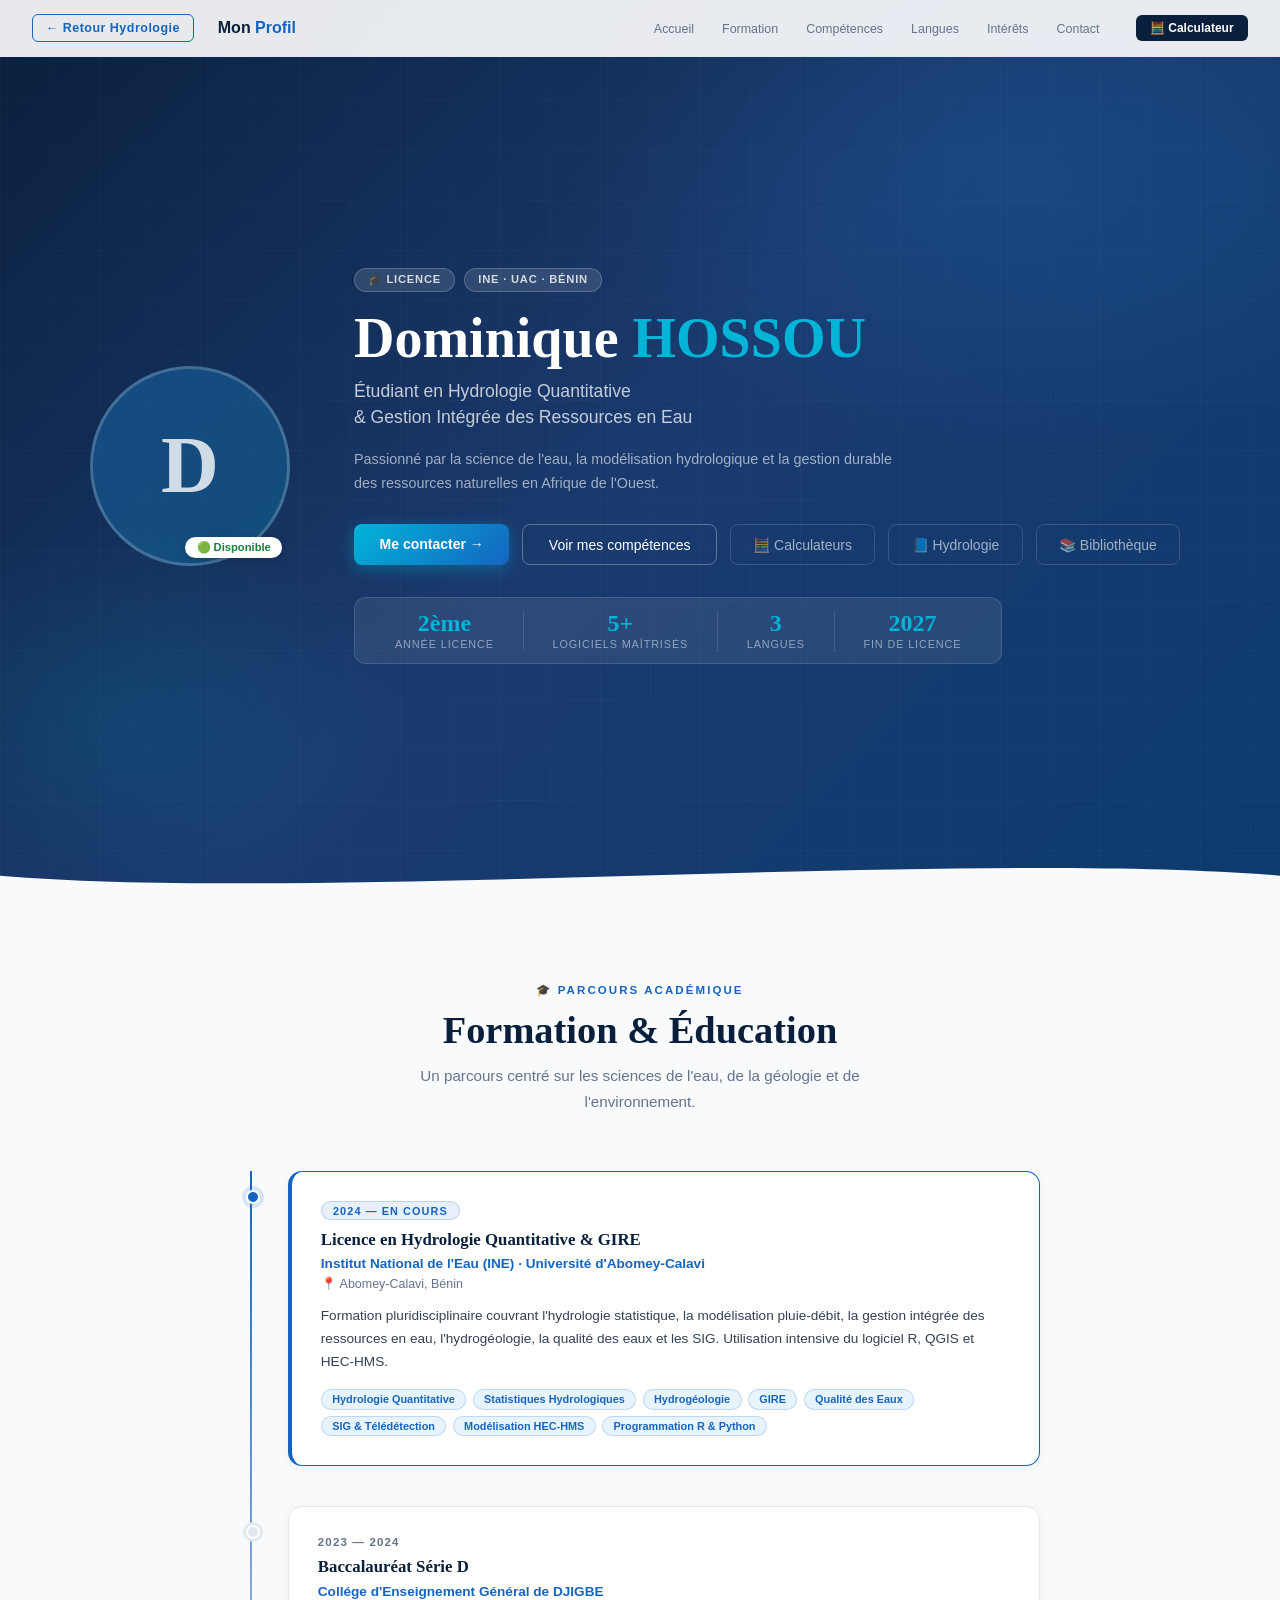
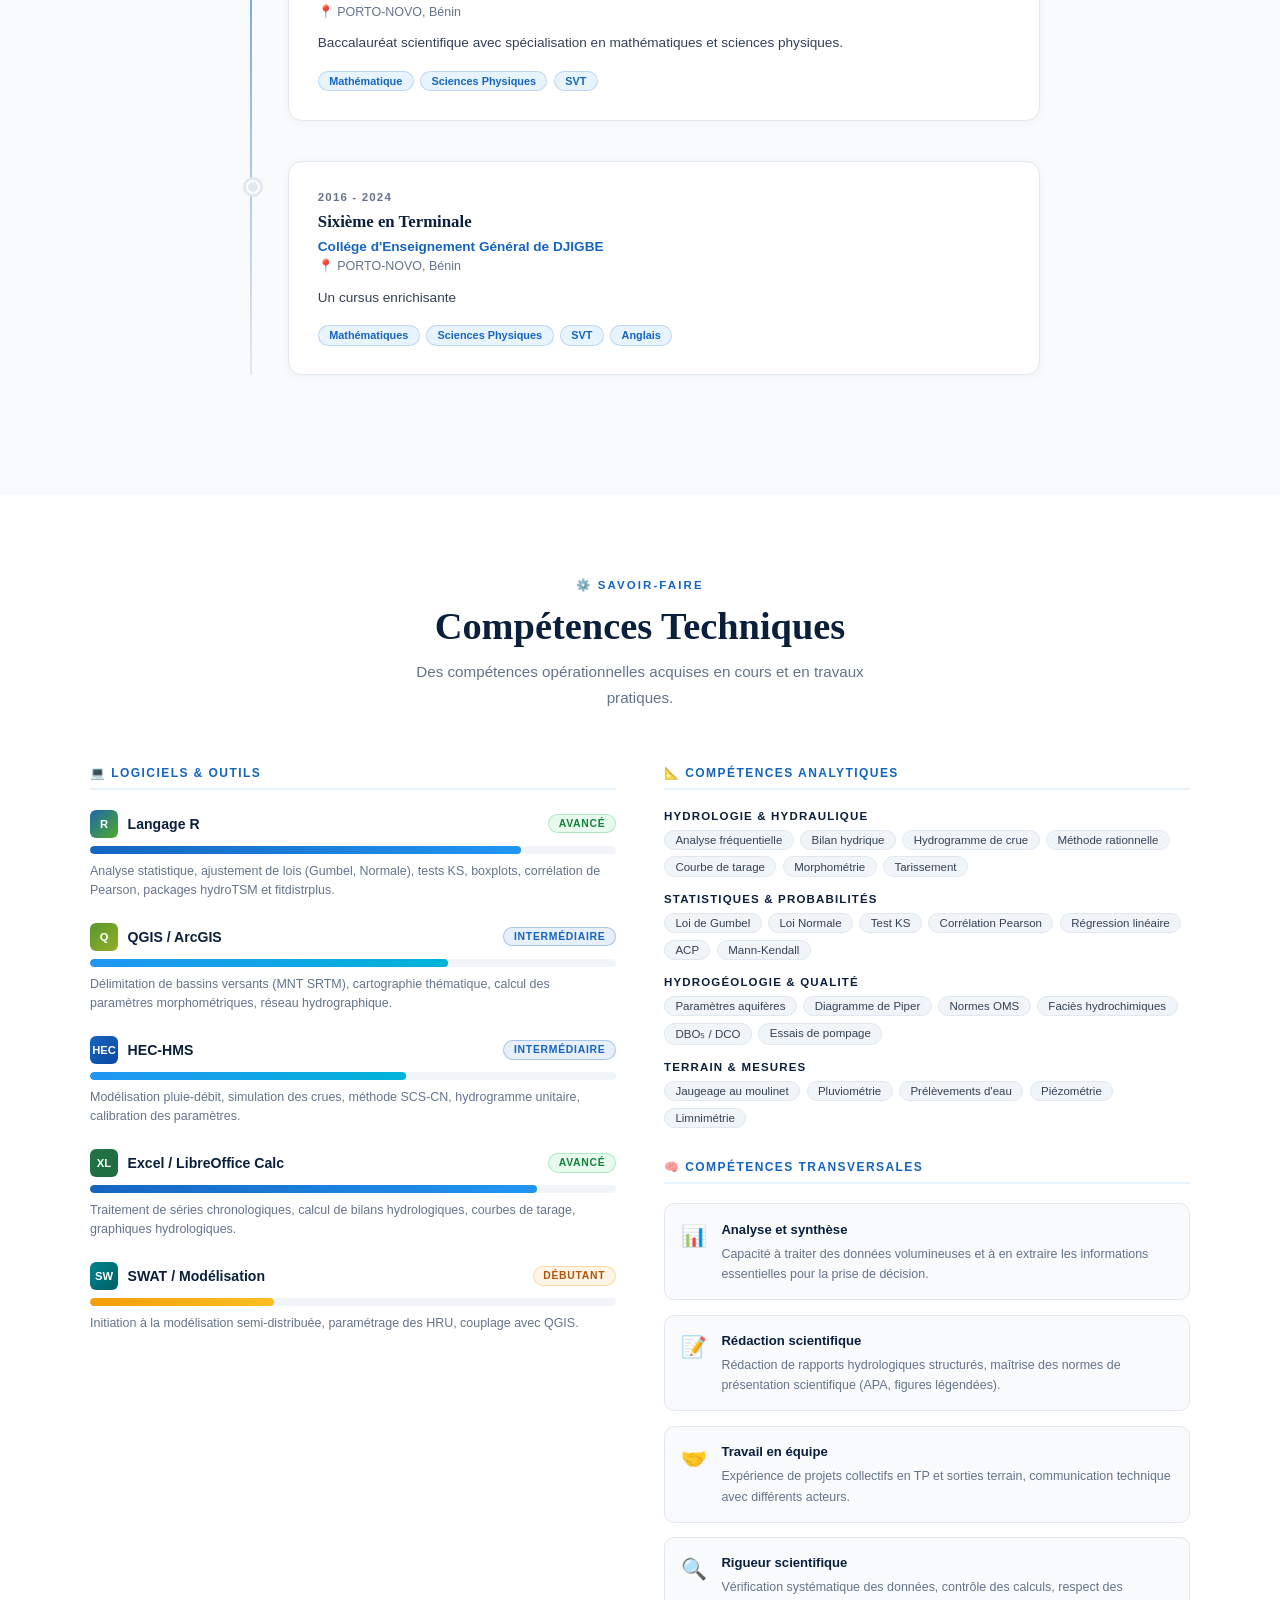
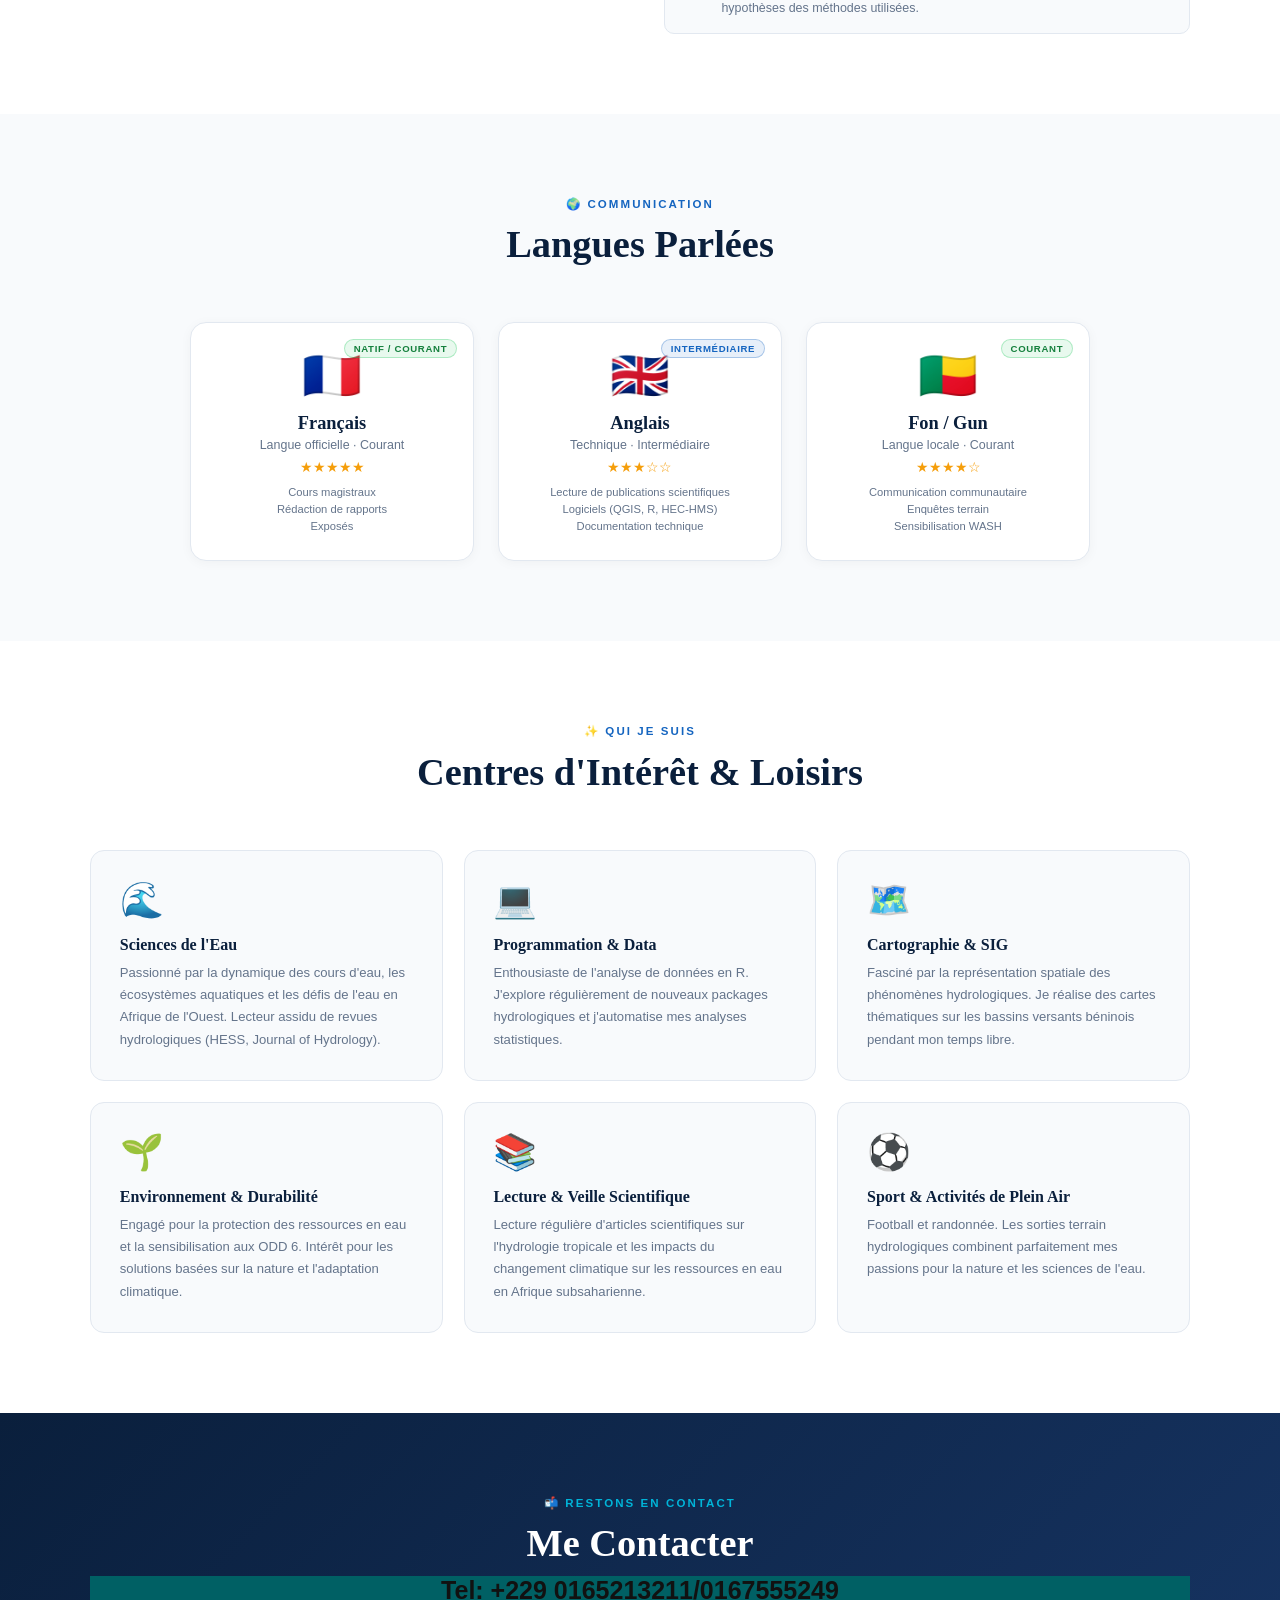
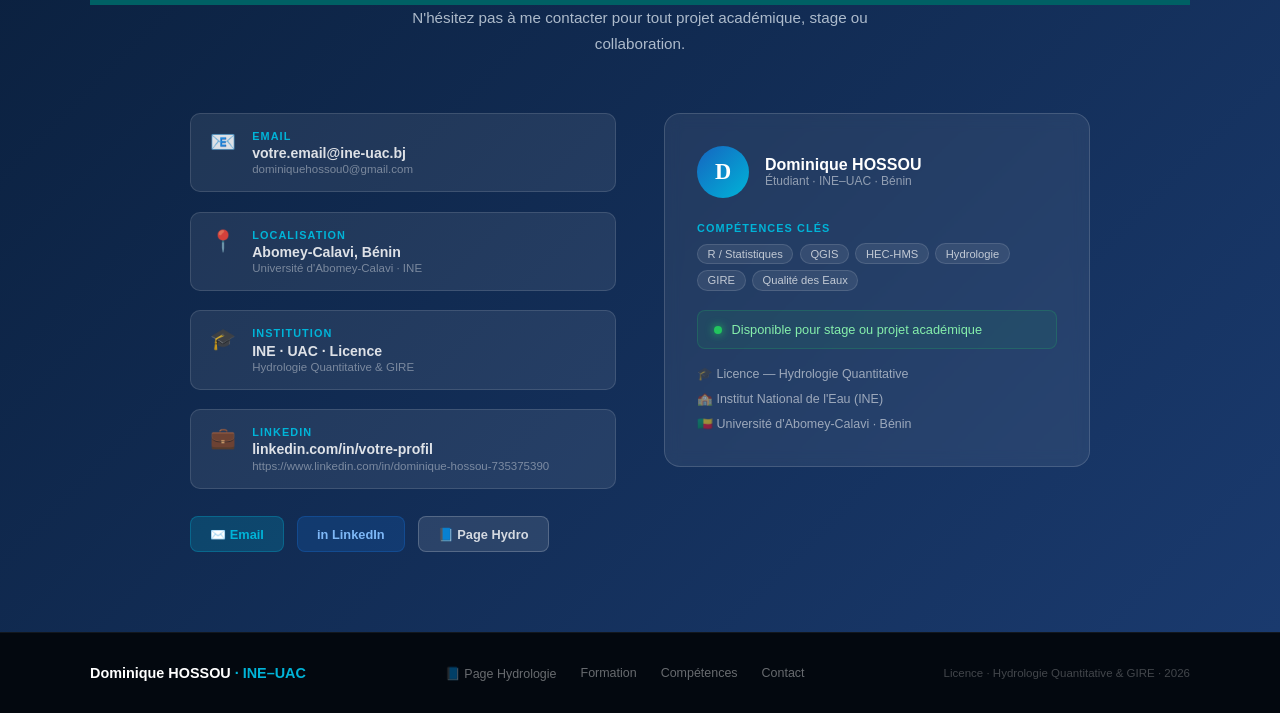
<file: dominique-hossou/profil.html>
<!DOCTYPE html>
<html lang="fr">
<head>
  <meta charset="UTF-8" />
  <meta name="viewport" content="width=device-width, initial-scale=1.0" />
  <title>Mon Profil — Étudiant INE / UAC</title>
  <meta name="description" content="Profil étudiant en Hydrologie Quantitative et GIRE — Licence S3A54, INE, Université d'Abomey-Calavi, Bénin." />
  <link rel="icon" href="data:image/svg+xml,<svg xmlns='http://www.w3.org/2000/svg' viewBox='0 0 100 100'><rect width='100' height='100' rx='18' fill='%230a1f3c'/><text y='.9em' font-size='72' x='12'>🎓</text></svg>" />
  <link rel="stylesheet" href="style-profil.css" />
</head>
<body>

<nav class="pnav" id="pNav">
  <a href="index.html" class="pnav-back">← Retour Hydrologie</a>
  <div class="pnav-brand">Mon <span>Profil</span></div>
  <ul class="pnav-links">
    <li><a href="#hero-profil">Accueil</a></li>
    <li><a href="#formation">Formation</a></li>
    <li><a href="#competences">Compétences</a></li>
    <li><a href="#langues">Langues</a></li>
    <li><a href="#interets">Intérêts</a></li>
    <li><a href="#contact">Contact</a></li>
  </ul>
  <a href="calculator.html" class="pnav-profil">🧮 Calculateur</a>
</nav>

<section class="hero-profil" id="hero-profil">
  <div class="hp-bg"></div>
  <div class="hp-content">

    <div class="hp-photo-wrap">
      <div class="hp-photo">
        <div class="hp-photo-placeholder">
          <span class="hp-initials">D</span>
          <div class="hp-photo-hint">Remplacer par votre photo<br/><small>Renommez votre image en <code><img src="profil.jpg"></code><br/>et placez-la dans le même dossier</small></div>
        </div>
        <div class="hp-status">🟢 Disponible</div>
      </div>
    </div>

    <div class="hp-info">
      <div class="hp-badge-row">
        <span class="hp-badge">🎓 Licence</span>
        <span class="hp-badge">INE · UAC · Bénin</span>
      </div>
      <h1 class="hp-name">Dominique <span>HOSSOU</span></h1>
      <h2 class="hp-title">Étudiant en Hydrologie Quantitative<br/>&amp; Gestion Intégrée des Ressources en Eau</h2>
      <p class="hp-tagline">Passionné par la science de l'eau, la modélisation hydrologique et la gestion durable des ressources naturelles en Afrique de l'Ouest.</p>

      <div class="hp-cta">
        <a href="#contact" class="hp-btn-primary">Me contacter →</a>
        <a href="#competences" class="hp-btn-outline">Voir mes compétences</a>
        <a href="calculator.html" class="hp-btn-ghost">🧮 Calculateurs</a><a href="index.html" class="hp-btn-ghost">📘 Hydrologie</a><a href="BiblioHydro.html" class="hp-btn-ghost">📚  Bibliothèque</a>
      </div>

      <div class="hp-quick-stats">
        <div class="hqs-item">
          <span class="hqs-val">2ème</span>
          <span class="hqs-label">Année Licence</span>
        </div>
        <div class="hqs-sep"></div>
        <div class="hqs-item">
          <span class="hqs-val">5+</span>
          <span class="hqs-label">Logiciels maîtrisés</span>
        </div>
        <div class="hqs-sep"></div>
        <div class="hqs-item">
          <span class="hqs-val">3</span>
          <span class="hqs-label">Langues</span>
        </div>
        <div class="hqs-sep"></div>
        <div class="hqs-item">
          <span class="hqs-val">2027</span>
          <span class="hqs-label">Fin de Licence</span>
        </div>
      </div>
    </div>
  </div>

  <svg class="hp-wave" viewBox="0 0 1440 60" preserveAspectRatio="none">
    <path d="M0,30 C360,60 1080,0 1440,30 L1440,60 L0,60 Z" fill="#f8fafc"/>
  </svg>
</section>
<section class="section-light" id="formation">
  <div class="container">
    <div class="section-header">
      <span class="eyebrow">🎓 Parcours académique</span>
      <h2>Formation &amp; Éducation</h2>
      <p class="section-sub">Un parcours centré sur les sciences de l'eau, de la géologie et de l'environnement.</p>
    </div>

    <div class="formation-timeline">

      <div class="ft-item current">
        <div class="ft-dot"></div>
        <div class="ft-card">
          <div class="ft-period current-badge">2024 — En cours</div>
          <h3 class="ft-title">Licence en Hydrologie Quantitative &amp; GIRE</h3>
          <div class="ft-school">Institut National de l'Eau (INE) · Université d'Abomey-Calavi</div>
          <div class="ft-location">📍 Abomey-Calavi, Bénin</div>
          <p class="ft-desc">Formation pluridisciplinaire couvrant l'hydrologie statistique, la modélisation pluie-débit, la gestion intégrée des ressources en eau, l'hydrogéologie, la qualité des eaux et les SIG. Utilisation intensive du logiciel R, QGIS et HEC-HMS.</p>
          <div class="ft-modules">
            <span>Hydrologie Quantitative</span>
            <span>Statistiques Hydrologiques</span>
            <span>Hydrogéologie</span>
            <span>GIRE</span>
            <span>Qualité des Eaux</span>
            <span>SIG &amp; Télédétection</span>
            <span>Modélisation HEC-HMS</span>
            <span>Programmation R & Python</span>
          </div>
        </div>
      </div>

      <div class="ft-item">
        <div class="ft-dot"></div>
        <div class="ft-card">
          <div class="ft-period">2023 — 2024</div>
          <h3 class="ft-title">Baccalauréat Série D</h3>
          <div class="ft-school">Collége d'Enseignement Général de DJIGBE</div>
          <div class="ft-location">📍 PORTO-NOVO, Bénin</div>
          <p class="ft-desc">Baccalauréat scientifique avec spécialisation en mathématiques et sciences physiques.</p>
          <div class="ft-modules">
            <span>Mathématique</span>
            <span>Sciences Physiques</span>
            <span>SVT</span>
          </div>
        </div>
      </div>

      <div class="ft-item">
        <div class="ft-dot"></div>
        <div class="ft-card">
          <div class="ft-period">2016 - 2024</div>
          <h3 class="ft-title">Sixième en Terminale </h3>
          <div class="ft-school">Collége d'Enseignement Général de DJIGBE</div>
          <div class="ft-location">📍 PORTO-NOVO, Bénin</div>
          <p class="ft-desc">Un cursus enrichisante </p>
          <div class="ft-modules">
            <span>Mathématiques</span>
            <span>Sciences Physiques</span>
            <span>SVT</span>
            <span>Anglais</span>
          </div>
        </div>
      </div>

    </div>
  </div>
</section>

<section class="section-white" id="competences">
  <div class="container">
    <div class="section-header">
      <span class="eyebrow">⚙️ Savoir-faire</span>
      <h2>Compétences Techniques</h2>
      <p class="section-sub">Des compétences opérationnelles acquises en cours et en travaux pratiques.</p>
    </div>

    <div class="comp-main-grid">

      <div class="comp-block">
        <h3 class="comp-title">💻 Logiciels &amp; Outils</h3>
        <div class="skills-bars">
          <div class="skill-bar-item">
            <div class="sb-header">
              <span class="sb-name"><span class="sb-logo r">R</span> Langage R</span>
              <span class="sb-level avance">Avancé</span>
            </div>
            <div class="sb-track"><div class="sb-fill" style="width:82%"></div></div>
            <div class="sb-desc">Analyse statistique, ajustement de lois (Gumbel, Normale), tests KS, boxplots, corrélation de Pearson, packages hydroTSM et fitdistrplus.</div>
          </div>
          <div class="skill-bar-item">
            <div class="sb-header">
              <span class="sb-name"><span class="sb-logo qgis">Q</span> QGIS / ArcGIS</span>
              <span class="sb-level intermediaire">Intermédiaire</span>
            </div>
            <div class="sb-track"><div class="sb-fill inter" style="width:68%"></div></div>
            <div class="sb-desc">Délimitation de bassins versants (MNT SRTM), cartographie thématique, calcul des paramètres morphométriques, réseau hydrographique.</div>
          </div>
          <div class="skill-bar-item">
            <div class="sb-header">
              <span class="sb-name"><span class="sb-logo hec">HEC</span> HEC-HMS</span>
              <span class="sb-level intermediaire">Intermédiaire</span>
            </div>
            <div class="sb-track"><div class="sb-fill inter" style="width:60%"></div></div>
            <div class="sb-desc">Modélisation pluie-débit, simulation des crues, méthode SCS-CN, hydrogramme unitaire, calibration des paramètres.</div>
          </div>
          <div class="skill-bar-item">
            <div class="sb-header">
              <span class="sb-name"><span class="sb-logo xl">XL</span> Excel / LibreOffice Calc</span>
              <span class="sb-level avance">Avancé</span>
            </div>
            <div class="sb-track"><div class="sb-fill" style="width:85%"></div></div>
            <div class="sb-desc">Traitement de séries chronologiques, calcul de bilans hydrologiques, courbes de tarage, graphiques hydrologiques.</div>
          </div>
          <div class="skill-bar-item">
            <div class="sb-header">
              <span class="sb-name"><span class="sb-logo swat">SW</span> SWAT / Modélisation</span>
              <span class="sb-level debutant">Débutant</span>
            </div>
            <div class="sb-track"><div class="sb-fill debut" style="width:35%"></div></div>
            <div class="sb-desc">Initiation à la modélisation semi-distribuée, paramétrage des HRU, couplage avec QGIS.</div>
          </div>
        </div>
      </div>

      <div class="comp-block">
        <h3 class="comp-title">📐 Compétences Analytiques</h3>
        <div class="comp-tags-grid">
          <div class="ct-group">
            <div class="ctg-title">Hydrologie &amp; Hydraulique</div>
            <div class="ctg-tags">
              <span>Analyse fréquentielle</span>
              <span>Bilan hydrique</span>
              <span>Hydrogramme de crue</span>
              <span>Méthode rationnelle</span>
              <span>Courbe de tarage</span>
              <span>Morphométrie</span>
              <span>Tarissement</span>
            </div>
          </div>
          <div class="ct-group">
            <div class="ctg-title">Statistiques &amp; Probabilités</div>
            <div class="ctg-tags">
              <span>Loi de Gumbel</span>
              <span>Loi Normale</span>
              <span>Test KS</span>
              <span>Corrélation Pearson</span>
              <span>Régression linéaire</span>
              <span>ACP</span>
              <span>Mann-Kendall</span>
            </div>
          </div>
          <div class="ct-group">
            <div class="ctg-title">Hydrogéologie &amp; Qualité</div>
            <div class="ctg-tags">
              <span>Paramètres aquifères</span>
              <span>Diagramme de Piper</span>
              <span>Normes OMS</span>
              <span>Faciès hydrochimiques</span>
              <span>DBO₅ / DCO</span>
              <span>Essais de pompage</span>
            </div>
          </div>
          <div class="ct-group">
            <div class="ctg-title">Terrain &amp; Mesures</div>
            <div class="ctg-tags">
              <span>Jaugeage au moulinet</span>
              <span>Pluviométrie</span>
              <span>Prélèvements d'eau</span>
              <span>Piézométrie</span>
              <span>Limnimétrie</span>
            </div>
          </div>
        </div>

        <h3 class="comp-title" style="margin-top:2rem;">🧠 Compétences Transversales</h3>
        <div class="soft-skills">
          <div class="ss-item"><span class="ss-icon">📊</span><div><strong>Analyse et synthèse</strong><p>Capacité à traiter des données volumineuses et à en extraire les informations essentielles pour la prise de décision.</p></div></div>
          <div class="ss-item"><span class="ss-icon">📝</span><div><strong>Rédaction scientifique</strong><p>Rédaction de rapports hydrologiques structurés, maîtrise des normes de présentation scientifique (APA, figures légendées).</p></div></div>
          <div class="ss-item"><span class="ss-icon">🤝</span><div><strong>Travail en équipe</strong><p>Expérience de projets collectifs en TP et sorties terrain, communication technique avec différents acteurs.</p></div></div>
          <div class="ss-item"><span class="ss-icon">🔍</span><div><strong>Rigueur scientifique</strong><p>Vérification systématique des données, contrôle des calculs, respect des hypothèses des méthodes utilisées.</p></div></div>
        </div>
      </div>
    </div>
  </div>
</section>

<section class="section-light" id="langues">
  <div class="container">
    <div class="section-header">
      <span class="eyebrow">🌍 Communication</span>
      <h2>Langues Parlées</h2>
    </div>
    <div class="langues-grid">
      <div class="langue-card">
        <div class="lang-flag">🇫🇷</div>
        <div class="lang-info">
          <h3>Français</h3>
          <div class="lang-level">Langue officielle · Courant</div>
          <div class="lang-stars">★★★★★</div>
          <div class="lang-uses">
            <span>Cours magistraux</span>
            <span>Rédaction de rapports</span>
            <span>Exposés</span>
          </div>
        </div>
        <div class="lang-badge natif">Natif / Courant</div>
      </div>
      <div class="langue-card">
        <div class="lang-flag">🇬🇧</div>
        <div class="lang-info">
          <h3>Anglais</h3>
          <div class="lang-level">Technique · Intermédiaire</div>
          <div class="lang-stars">★★★☆☆</div>
          <div class="lang-uses">
            <span>Lecture de publications scientifiques</span>
            <span>Logiciels (QGIS, R, HEC-HMS)</span>
            <span>Documentation technique</span>
          </div>
        </div>
        <div class="lang-badge intermediaire">Intermédiaire</div>
      </div>
      <div class="langue-card">
        <div class="lang-flag">🇧🇯</div>
        <div class="lang-info">
          <h3>Fon / Gun</h3>
          <div class="lang-level">Langue locale · Courant</div>
          <div class="lang-stars">★★★★☆</div>
          <div class="lang-uses">
            <span>Communication communautaire</span>
            <span>Enquêtes terrain</span>
            <span>Sensibilisation WASH</span>
          </div>
        </div>
        <div class="lang-badge natif">Courant</div>
      </div>
    </div>
  </div>
</section>

<section class="section-white" id="interets">
  <div class="container">
    <div class="section-header">
      <span class="eyebrow">✨ Qui je suis</span>
      <h2>Centres d'Intérêt &amp; Loisirs</h2>
    </div>
    <div class="interets-grid">
      <div class="interet-card">
        <span class="int-icon">🌊</span>
        <h3>Sciences de l'Eau</h3>
        <p>Passionné par la dynamique des cours d'eau, les écosystèmes aquatiques et les défis de l'eau en Afrique de l'Ouest. Lecteur assidu de revues hydrologiques (HESS, Journal of Hydrology).</p>
      </div>
      <div class="interet-card">
        <span class="int-icon">💻</span>
        <h3>Programmation &amp; Data</h3>
        <p>Enthousiaste de l'analyse de données en R. J'explore régulièrement de nouveaux packages hydrologiques et j'automatise mes analyses statistiques.</p>
      </div>
      <div class="interet-card">
        <span class="int-icon">🗺️</span>
        <h3>Cartographie &amp; SIG</h3>
        <p>Fasciné par la représentation spatiale des phénomènes hydrologiques. Je réalise des cartes thématiques sur les bassins versants béninois pendant mon temps libre.</p>
      </div>
      <div class="interet-card">
        <span class="int-icon">🌱</span>
        <h3>Environnement &amp; Durabilité</h3>
        <p>Engagé pour la protection des ressources en eau et la sensibilisation aux ODD 6. Intérêt pour les solutions basées sur la nature et l'adaptation climatique.</p>
      </div>
      <div class="interet-card">
        <span class="int-icon">📚</span>
        <h3>Lecture &amp; Veille Scientifique</h3>
        <p>Lecture régulière d'articles scientifiques sur l'hydrologie tropicale et les impacts du changement climatique sur les ressources en eau en Afrique subsaharienne.</p>
      </div>
      <div class="interet-card">
        <span class="int-icon">⚽</span>
        <h3>Sport &amp; Activités de Plein Air</h3>
        <p>Football et randonnée. Les sorties terrain hydrologiques combinent parfaitement mes passions pour la nature et les sciences de l'eau.</p>
      </div>
    </div>
  </div>
</section>

<section class="section-contact" id="contact">
  <div class="container">
    <div class="section-header light">
      <span class="eyebrow">📬 Restons en contact</span>
      <h2>Me Contacter</h2>
      <p class="Tél">Tel: +229 0165213211/0167555249</p>
      <p class="section-sub" style="color:rgba(240,248,255,.7)">N'hésitez pas à me contacter pour tout projet académique, stage ou collaboration.</p>
    </div>

    <div class="contact-grid">
      <div class="contact-info">
        <div class="ci-item">
          <span class="ci-icon">📧</span>
          <div>
            <div class="ci-label">Email</div>
            <div class="ci-val">votre.email@ine-uac.bj</div>
            <div class="ci-hint">dominiquehossou0@gmail.com</div>
          </div>
        </div>
        <div class="ci-item">
          <span class="ci-icon">📍</span>
          <div>
            <div class="ci-label">Localisation</div>
            <div class="ci-val">Abomey-Calavi, Bénin</div>
            <div class="ci-hint">Université d'Abomey-Calavi · INE</div>
          </div>
        </div>
        <div class="ci-item">
          <span class="ci-icon">🎓</span>
          <div>
            <div class="ci-label">Institution</div>
            <div class="ci-val">INE · UAC · Licence </div>
            <div class="ci-hint">Hydrologie Quantitative &amp; GIRE</div>
          </div>
        </div>
        <div class="ci-item">
          <span class="ci-icon">💼</span>
          <div>
            <div class="ci-label">LinkedIn</div>
            <div class="ci-val">linkedin.com/in/votre-profil</div>
            <div class="ci-hint">https://www.linkedin.com/in/dominique-hossou-735375390</div>
          </div>
        </div>

        <div class="contact-social">
          <a href="#" class="cs-btn email">✉️ Email</a>
          <a href="#" class="cs-btn linkedin">in LinkedIn</a>
          <a href="index.html" class="cs-btn hydro">📘 Page Hydro</a>
        </div>
      </div>

      <div class="contact-card">
        <div class="cc-header">
          <div class="cc-avatar">D</div>
          <div>
            <div class="cc-name">Dominique HOSSOU</div>
            <div class="cc-role">Étudiant · INE–UAC · Bénin</div>
          </div>
        </div>
        <div class="cc-skills-preview">
          <div class="csp-title">Compétences clés</div>
          <div class="csp-tags">
            <span>R / Statistiques</span>
            <span>QGIS</span>
            <span>HEC-HMS</span>
            <span>Hydrologie</span>
            <span>GIRE</span>
            <span>Qualité des Eaux</span>
          </div>
        </div>
        <div class="cc-availability">
          <span class="ca-dot"></span>
          Disponible pour stage ou projet académique
        </div>
        <div class="cc-formation">
          <div class="cf-line">🎓 Licence  — Hydrologie Quantitative</div>
          <div class="cf-line">🏫 Institut National de l'Eau (INE)</div>
          <div class="cf-line">🇧🇯 Université d'Abomey-Calavi · Bénin</div>
        </div>
      </div>
    </div>
  </div>
</section>

<footer class="pfooter">
  <div class="pf-inner">
    <div class="pf-brand">Dominique HOSSOU <span>· INE–UAC</span></div>
    <div class="pf-links">
      <a href="index.html">📘 Page Hydrologie</a>
      <a href="#formation">Formation</a>
      <a href="#competences">Compétences</a>
      <a href="#contact">Contact</a>
    </div>
    <div class="pf-copy">Licence · Hydrologie Quantitative &amp; GIRE · 2026</div>
  </div>
</footer>

<button id="pBackTop" onclick="window.scrollTo({top:0,behavior:'smooth'})">↑</button>

<script>
window.addEventListener('scroll', function() {
  const btn = document.getElementById('pBackTop');
  btn.classList.toggle('visible', window.scrollY > 400);
  document.getElementById('pNav').classList.toggle('scrolled', window.scrollY > 60);
});
</script>
</body>
</html>
</file>
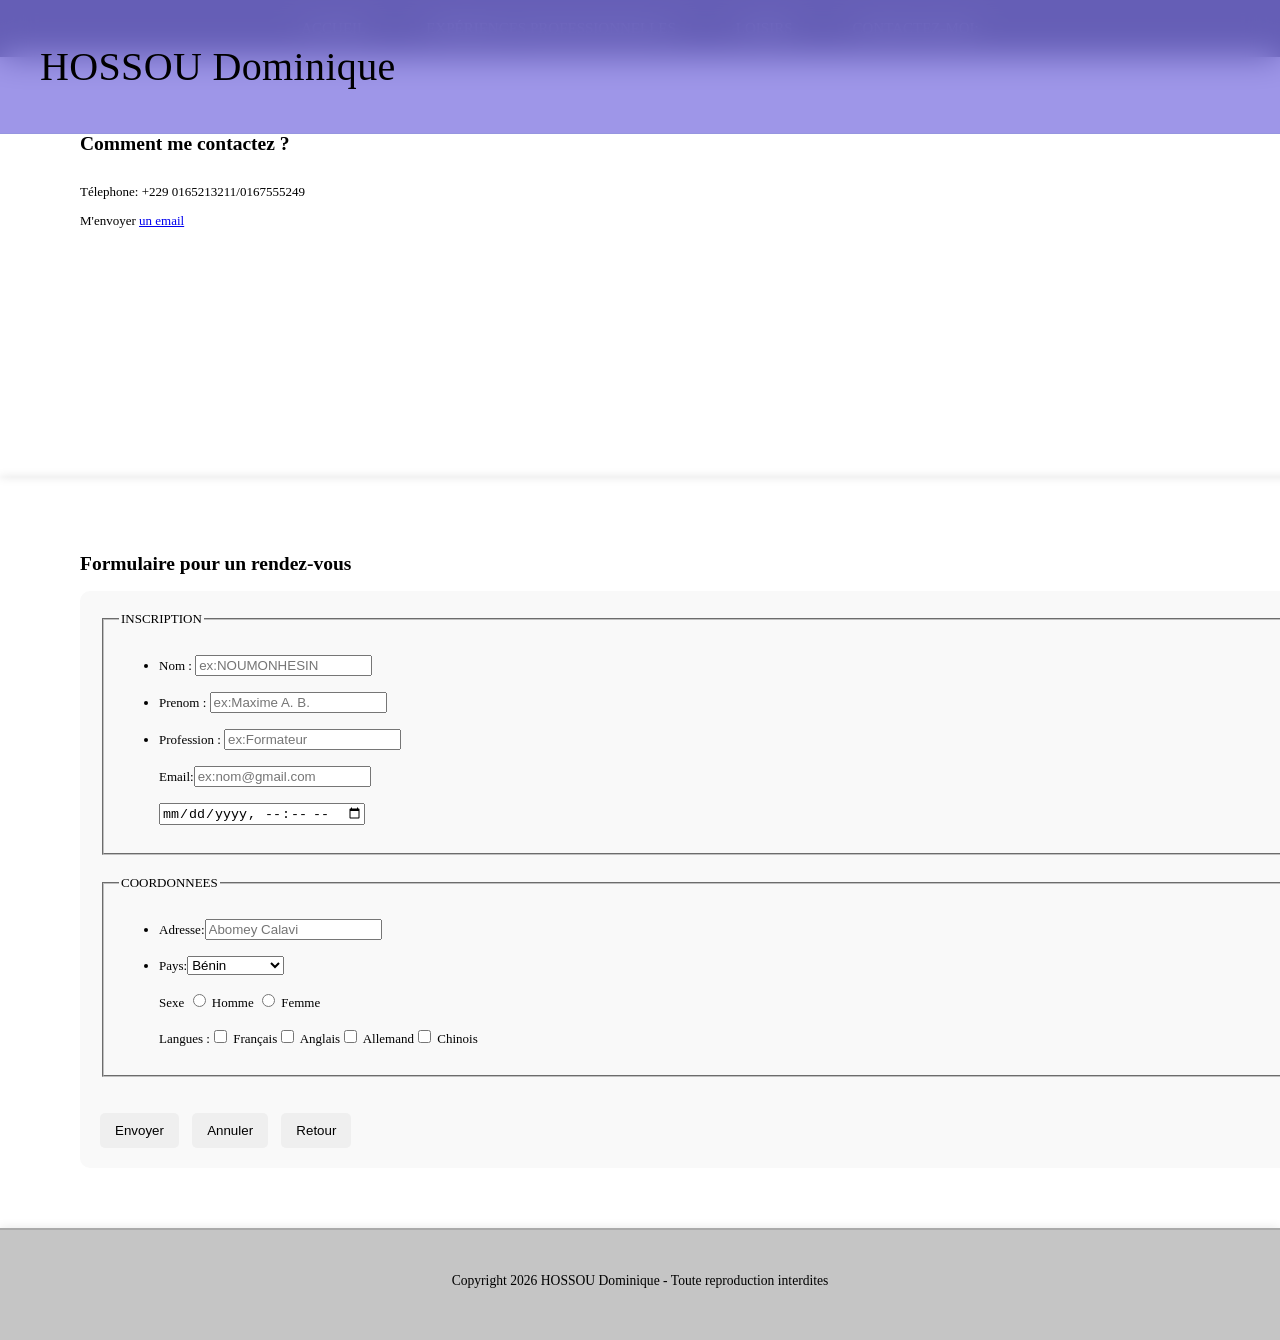
<file: Ma-nouvelle-page-web/contact.html>
<!DOCTYPE html>
<html lang="fr">
<head>
    <meta charset="UTF-8">
    <meta name="viewport" content="width=device-width, initial-scale=1.0">
    <title>My new page web</title>
        <link rel="stylesheet" href="page.css">
</head>
<body>
    <header>
        <h1>HOSSOU Dominique</h1>
    </header>
    <nav>
        <div class="table">
            <ul>
                <li class="menu-index">
                    <a href="index.html">Accueil</a>
                </li>
                <li class="menu-exp">
                    <a href="experinces-pro.html">Expériences professionnelles</a>
                </li>
                <li class="menu-hob">
                    <a href="hobbies.html">Loisirs</a>
                </li>
                <li class="menu-con">
                    <a href="contact.html">Contactez-moi:</a>
                </li>
            </ul>
        </div>
    </nav>
    <article>
        <section>
            <div class="contact">
                <h2>Comment me contactez ?</h2>
            </div>
            <div class="left">
                <p>Télephone: +229 0165213211/0167555249</p>
                <p>M'envoyer <a href="mailto:dominiquehossou0@gmail.com"> un email</a></p>
            </div>
        </section>
        <section>
            <h2>Formulaire pour un rendez-vous</h2>
            <form action="https://formspree.io/f/xreywblg" method="post">
                <fieldset>
                    <legend>INSCRIPTION</legend>
                    <ul>
                        <li><label for="NOM">Nom : </label><input type="text" id="NOM" name="nom" placeholder="ex:NOUMONHESIN"></li>
                        <br>
                        <li><label for="PRENOM">Prenom : </label><input type="text" id="PRENOM" name="prenom" required placeholder="ex:Maxime A. B."></li>
                        <br>
                        <li><label for="PROFESSION">Profession : </label><input type="text" id="PROFESSION" name="profession" required placeholder="ex:Formateur"></li>
                        <br>
                        <label>Email:</label><input  type="email" name="email" placeholder="ex:nom@gmail.com"><br>
                        <br>
                        <input type="datetime-local" name="date_rdv" required>
                        <br>
                    </ul>
                </fieldset>
                <fieldset>
                    <legend>COORDONNEES</legend>
                    <ul>
                        <li><label for="ADRESSE">Adresse:</label><input type="text" name="adresse" required placeholder="Abomey Calavi"></li>
                        <br>
                        <li><label for="PAYS">Pays:<select name="pays"><option>Bénin</option><option>Japon</option><option>Canada</option><option>Sénégal</option><option>Côte d'Ivoire</option><option>France</option><option>Nigéria</option><option>Niger</option><option>Allemagne</option><option>États-Unis</option></select></label></li>
                        <br>
                        <label>Sexe</label>
                        <input type="radio" name="sexe" value="Homme" class="inline"> Homme
                        <input type="radio" name="sexe" value="Femme" class="inline"> Femme
                        <br>
                        <br>
                        <label>Langues :</label><label><input type="checkbox" name="langues[]" value="fr"> Français</label><label><input type="checkbox" name="langues[]" value="en"> Anglais</label><label><input type="checkbox" name="langues□" value="All"> Allemand</label><label><input type="checkbox" name="langues□" value="Ch"> Chinois</label>
                    </ul>
                </fieldset>
                <br>
                <button type="submit" class="btn">Envoyer</button>  <button type="reset" class="btn">Annuler</button>  <button type="button" onclick="window.location.href='index.html'">Retour</button>
            </form>
        </section>
    </article>
    <footer>
        <p>Copyright 2026 HOSSOU Dominique - Toute reproduction interdites</p>
    </footer>
</body>
</html>
</file>
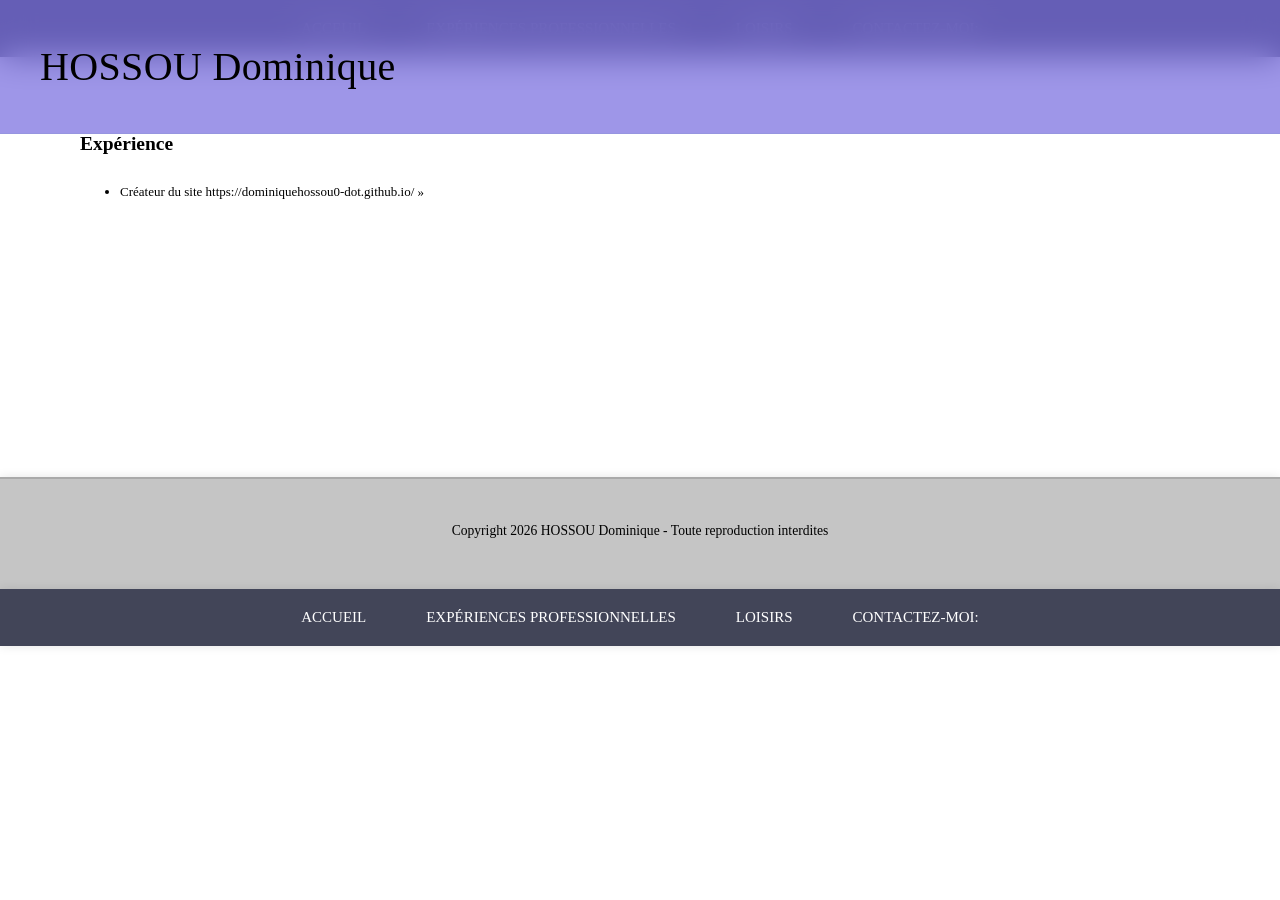
<file: Ma-nouvelle-page-web/experinces-pro.html>
<!DOCTYPE html>
<html lang="fr">
<head>
    <meta charset="UTF-8">
    <meta name="viewport" content="width=device-width, initial-scale=1.0">
    <title>My new page web</title>
        <link rel="stylesheet" href="page.css">
</head>
<body>
    <header>
        <h1>HOSSOU Dominique</h1>
    </header>
    <nav>
        <div class="table">
            <ul>
                <li class="menu.index">
                    <a href="index.html">Acceuil</a>
                </li>
                <li class="menu.exp">
                    <a href="experinces-pro.html">Expériences professionnelles</a>
                </li>
                <li class="menu-hob">
                    <a href="hobbies.html">Loisirs</a>
                </li>
                <li class="menu-con">
                    <a href="contact.html">Contactez-moi:</a>
                </li>
            </ul>
        </div>
    </nav>
    <section>
        <h2>Expérience</h2>
        <div class="left">
            <ul>
                <li><p>Créateur du site <a href="https://dominiquehossou0-dot.github.io/"></a> https://dominiquehossou0-dot.github.io/ » </p></li>
            </ul>
    </div>
    </section>
    <footer>
        <p>Copyright 2026 HOSSOU Dominique - Toute reproduction interdites</p>
    </footer>
</body>
</html>

<nav>
        <div class="table">
            <ul>
                <li class="menu-index">
                    <a href="index.html">Accueil</a>
                </li>
                <li class="menu-exp">
                    <a href="experinces-pro.html">Expériences professionnelles</a>
                </li>
                <li class="menu-hob">
                    <a href="hobbies.html">Loisirs</a>
                </li>
                <li class="menu-con">
                    <a href="contact.html">Contactez-moi:</a>
                </li>
            </ul>
        </div>    
    </nav>
</file>
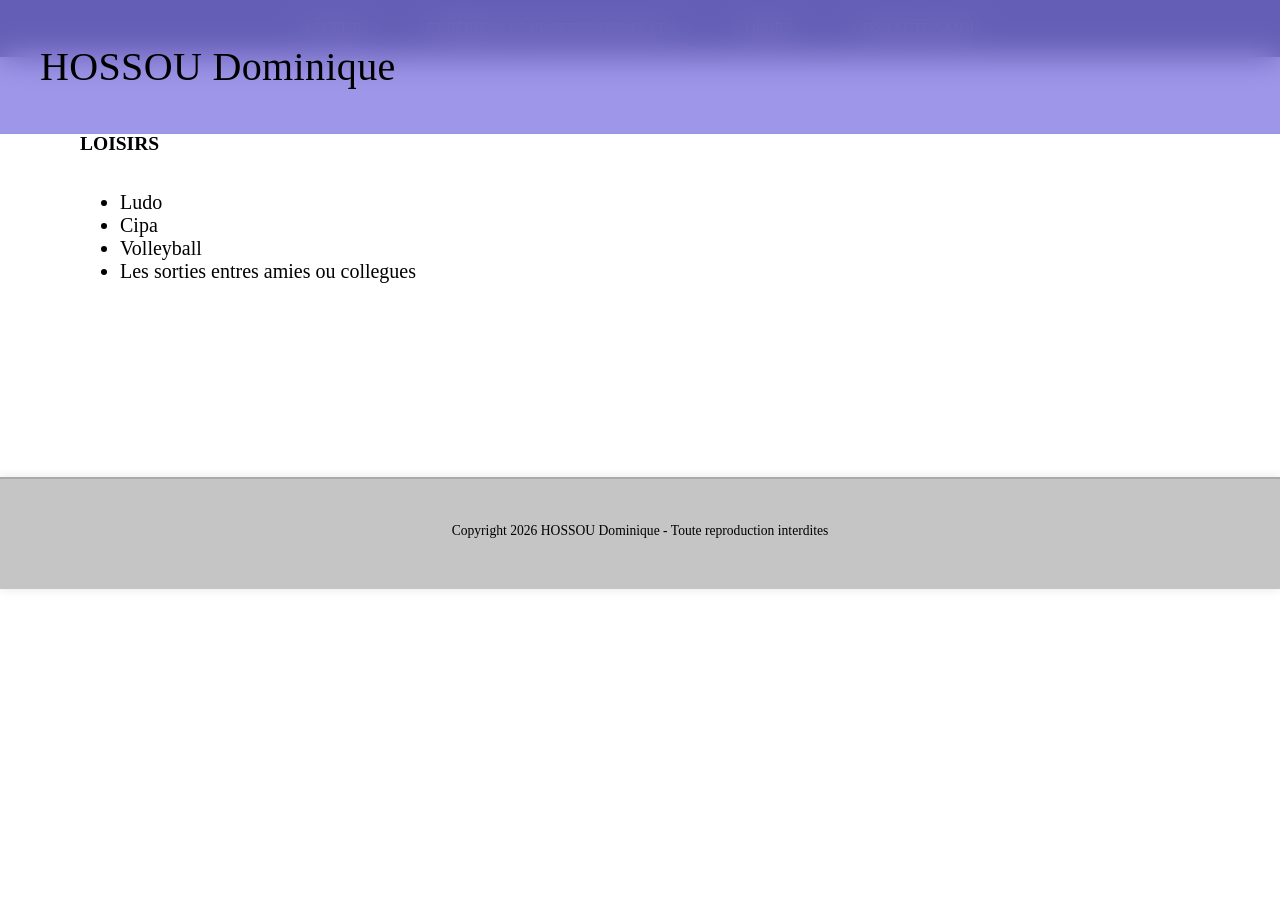
<file: Ma-nouvelle-page-web/hobbies.html>
<!DOCTYPE html>
<html lang="fr">
<head>
    <meta charset="UTF-8">
    <meta name="viewport" content="width=device-width, initial-scale=1.0">
    <title>My new page web</title>
        <link rel="stylesheet" href="page.css">
</head>
<body>
    <header>
        <h1>HOSSOU Dominique</h1>
    </header>
    <nav>
        <div class="table">
            <ul>
                <li class="menu.index">
                    <a href="index.html">Acceuil</a>
                </li>
                <li class="menu.exp">
                    <a href="experinces-pro.html">Expériences professionnelles</a>
                </li>
                <li class="menu-hob">
                    <a href="hobbies.html">Loisirs</a>
                </li>
                <li class="menu-con">
                    <a href="contact.html">Contactez-moi:</a>
                </li>
            </ul>
        </div>
    </nav>
    <section>
        <h2>LOISIRS</h2>
        <div class="Loisirs">
            <div class="left">
                <ul class="syn">
                    <li>Ludo</li>
                    <li>Cipa</li>
                    <li>Volleyball</li>
                    <li>Les sorties entres amies ou collegues</li>
                </ul>
            </div>
        </div>

        </div>
    </section>
    <footer>
        <p>Copyright 2026 HOSSOU Dominique - Toute reproduction interdites</p>
    </footer>
</body>
</html>
</file>
<file: Ma-nouvelle-page-web/page.css>
body{
  font-family: 'Century Gothic', Calibri, serif;
  font-size: 13px;
  margin: 0px;
  padding: 0px;
}

.Ma-photo{
  width: 180px; 
  height: 180px;
  border-radius: 50%;
  border: 4px solid white;
  box-shadow: 0 4px 15px rgba(0,0,0,0.3);
  top: 120px;
  right: 25px;
  transform: translateY(-50%);
  object-fit: cover;
}

h1{
  font-size: 40px;
  font-weight: normal;
  text-align: center;
}

p{
  font-family: 'Century Gothic', Calibri, serif;
  font-weight: normal;
}

header{
      position: fixed; top: 0; left: 0; right: 0;
      z-index: 100;
      display: flex;
      justify-content: space-between;
      align-items: center;
      padding: 1rem 2.5rem;
      background: rgba(118, 106, 223, 0.7);
      backdrop-filter: blur(16px);
      border-bottom: 1px solid rgba(76, 145, 159, 0.1);
      font-family: 'Playfair Display', serif;
      font-weight: 700;
      font-size: 1.1rem;
      color: var(--white);
      letter-spacing: .02em;
}

footer{
  height: 80px;
  padding-top: 30px;
  text-align: center;
  background-color: #C5C5C5;
  border-top: 2px solid #AAA;
  box-shadow: 0 0 10px rgba(0,0,0,0.1);
  font-size: 0.85rem;
}
nav{
  width: 100%;
  background-color: #424558;
  box-shadow: 0 0 10px rgba(0,0,0,0.1);
}
nav ul{
  margin: 0px;
  padding: 0px;
}
nav li{
  list-style-type: none;
  float: left;
}
nav a{
  display: inline-block;
  text-decoration: none;
  padding: 20px 30px;
  color: #fff;
  text-transform: uppercase;
  font-size: 15px;
}

.pres{
  font-weight: normal;
  font-family: 'Open Sans', sans-serif;
  font-size: 20px;
  font-style: normal;
}
.table{
  display: table;
  margin: 0 auto;
}
.menu-index:hover, .presentation{
  border-top: 5px solid #4c8;
  background-color: rgba(64, 200, 130, 0.15);
}

.menu-exp:hover, .parcours{
  border-top: 5px solid #f1dc4f ;
  background-color:rgba(241, 211, 79, 0.15)
}

.menu-hob:hover, .Compétences{
  border-top: 5px solid #007088 ;
  background-color: rgba(000, 112, 102, 0.15)
}
.menu-con:hover, .Recommadation{
  border-top: 5px solid #c44d26 ;
  background-color: rgba(228, 77, 38, 0.15)
}

nav li:hover a{
  padding: 15px 30px 20px 30px;
}

section{
  width: 100%;
  min-height: 300px;
  padding: 60px 80px;
  box-shadow: 0 0 10px rgba(0,0,0,0.1);

}

.sec{
  margin: 0px 10px;
}

.left{
  float: left;
  width: 30%;
  font-family: 'Century Gothic', Calibri, serif;
}

.right{
  float: left;
  width: 70%;
  font-family: 'Century Gothic', Calibri, serif;
}

.cleft, .cright, .sousleft, .sousright{
    width:50% ;
    float: left;
}

.sec::after, .exp::after, .reco::after{
  content: "";
  display: table;
  clear: both;
}
.syn{
  font-family: 'Times New Roman', Times, serif;
  font-style: normal;
  font-weight: 100;
  font-size: 20px;
}
button{
  padding: 10px 15px;
  border-radius: 5px;
  border: none;
  margin-right: 10px;
}
button:hover {
  opacity: 0.8;
}
form{
  background: #f9f9f9;
  padding: 20px;
  border-radius: 10px;
}
fieldset{
  margin-bottom: 20px;
  padding: 15px;
}
img{
  height: auto;
  transform: scale(1);
}
</file>
<file: Ma-spécialité/style.css>
:root {
      --deep:    #050e1a;
      --navy:    #0a1f3c;
      --ocean:   #0d3b6e;
      --blue:    #1565c0;
      --cyan:    #00b4d8;
      --aqua:    #48cae4;
      --foam:    #ade8f4;
      --white:   #f0f8ff;
      --gold:    #c9a84c;
      --gold-lt: #e8c97a;
    }

    *, *::before, *::after { box-sizing: border-box; margin: 0; padding: 0; }

    html { scroll-behavior: smooth; }

    body {
      background: var(--deep);
      color: var(--white);
      font-family: 'Sora', sans-serif;
      font-weight: 300;
      overflow-x: hidden;
    }
    .hero {
      position: relative;
      min-height: 100vh;
      display: flex;
      flex-direction: column;
      align-items: center;
      justify-content: center;
      text-align: center;
      padding: 2rem;
      overflow: hidden;
    }
    .hero::before {
      content: '';
      position: absolute; inset: 0;
      background:
        radial-gradient(ellipse 80% 60% at 50% 110%, rgba(13,59,110,.95) 0%, transparent 70%),
        radial-gradient(ellipse 60% 40% at 20% 0%,   rgba(21,101,192,.5) 0%, transparent 55%),
        radial-gradient(ellipse 50% 35% at 80% 5%,   rgba(0,180,216,.3)  0%, transparent 55%),
        linear-gradient(180deg, #050e1a 0%, #071628 40%, #0a2040 100%);
      z-index: 0;
    }
    .hero::after {
      content: '';
      position: absolute; inset: 0;
      background-image:
        linear-gradient(rgba(0,180,216,.06) 1px, transparent 1px),
        linear-gradient(90deg, rgba(0,180,216,.06) 1px, transparent 1px);
      background-size: 60px 60px;
      z-index: 0;
      animation: gridDrift 20s linear infinite;
    }
    @keyframes gridDrift { to { background-position: 60px 60px; } }
    .orb {
      position: absolute;
      border-radius: 50%;
      filter: blur(60px);
      opacity: .18;
      animation: drift 12s ease-in-out infinite alternate;
      z-index: 0;
    }
    .orb1 { width: 500px; height: 500px; background: var(--cyan);  top: -15%; left: -10%; animation-duration: 14s; }
    .orb2 { width: 350px; height: 350px; background: var(--blue);  bottom: -10%; right: -5%; animation-duration: 18s; }
    .orb3 { width: 200px; height: 200px; background: var(--aqua);  top: 40%; left: 60%; animation-duration: 10s; }
    @keyframes drift {
      from { transform: translate(0,0) scale(1); }
      to   { transform: translate(30px, 40px) scale(1.08); }
    }
    .hero-wave {
      position: absolute; bottom: -2px; left: 0; width: 100%;
      z-index: 1;
    }

    .hero-inner {
      position: relative; z-index: 2;
      max-width: 860px;
    }

    .badge {
      display: inline-block;
      border: 1px solid rgba(0,180,216,.4);
      color: var(--aqua);
      font-size: .7rem;
      letter-spacing: .2em;
      text-transform: uppercase;
      padding: .35rem 1.2rem;
      border-radius: 100px;
      margin-bottom: 2rem;
      backdrop-filter: blur(6px);
      background: rgba(0,180,216,.07);
      animation: fadeUp .8s ease both;
    }

    h1 {
      font-family: 'Playfair Display', serif;
      font-size: clamp(2.2rem, 5.5vw, 4.2rem);
      font-weight: 900;
      line-height: 1.15;
      margin-bottom: 1.6rem;
      animation: fadeUp .8s .15s ease both;
    }
    h1 em {
      font-style: italic;
      color: var(--cyan);
      display: block;
    }
    h2 em {
      font-style: normal;
      color: var(--cyan);
    }

    .hero-sub {
      font-size: clamp(.9rem, 1.6vw, 1.1rem);
      color: rgba(240,248,255,.6);
      max-width: 600px;
      margin: 0 auto 2.8rem;
      line-height: 1.8;
      animation: fadeUp .8s .3s ease both;
    }

    .hero-cta {
      display: flex; gap: 1rem; justify-content: center; flex-wrap: wrap;
      animation: fadeUp .8s .45s ease both;
    }
    .btn-primary {
      background: linear-gradient(135deg, var(--cyan), var(--blue));
      color: #fff;
      border: none; cursor: pointer;
      padding: .75rem 2rem;
      border-radius: 8px;
      font-family: 'Sora', sans-serif;
      font-size: .875rem;
      font-weight: 600;
      letter-spacing: .05em;
      text-decoration: none;
      transition: transform .2s, box-shadow .2s;
      box-shadow: 0 4px 20px rgba(0,180,216,.35);
    }
    .btn-primary:hover { transform: translateY(-2px); box-shadow: 0 8px 28px rgba(0,180,216,.5); }

    .btn-outline {
      background: transparent;
      color: var(--white);
      border: 1px solid rgba(240,248,255,.25);
      padding: .75rem 2rem;
      border-radius: 8px;
      font-family: 'Sora', sans-serif;
      font-size: .875rem;
      text-decoration: none;
      transition: background .2s, border-color .2s;
    }
    .btn-outline:hover { background: rgba(240,248,255,.07); border-color: var(--aqua); }

    @keyframes fadeUp {
      from { opacity: 0; transform: translateY(24px); }
      to   { opacity: 1; transform: translateY(0); }
    }
    .stats {
      position: relative; z-index: 2;
      background: rgba(13,59,110,.55);
      backdrop-filter: blur(12px);
      border-top: 1px solid rgba(0,180,216,.15);
      border-bottom: 1px solid rgba(0,180,216,.15);
      display: flex; flex-wrap: wrap;
      justify-content: space-around;
      padding: 1.8rem 2rem;
      gap: 1.5rem;
    }
    .stat-item { text-align: center; }
    .stat-num {
      font-family: 'Playfair Display', serif;
      font-size: 2.2rem;
      font-weight: 700;
      color: var(--cyan);
      line-height: 1;
    }
    .stat-label {
      font-size: .7rem;
      letter-spacing: .1em;
      text-transform: uppercase;
      color: rgba(240,248,255,.5);
      margin-top: .3rem;
    }
    section { padding: 6rem 2rem; }

    .container { max-width: 1100px; margin: 0 auto; }

    .section-eyebrow {
      font-size: .7rem;
      letter-spacing: .22em;
      text-transform: uppercase;
      color: var(--cyan);
      margin-bottom: .8rem;
      display: block;
    }
    .section-title {
      font-family: 'Playfair Display', serif;
      font-size: clamp(1.8rem, 3.5vw, 2.8rem);
      font-weight: 700;
      line-height: 1.2;
      margin-bottom: 1.2rem;
    }
    .section-desc {
      font-size: 1rem;
      color: rgba(240,248,255,.6);
      line-height: 1.9;
      max-width: 620px;
    }
    .def-section { background: linear-gradient(180deg, #050e1a 0%, #071a30 100%); }
    .def-grid {
      display: grid;
      grid-template-columns: 1fr 1fr;
      gap: 3rem;
      align-items: center;
    }
    .def-visual {
      position: relative;
      background: linear-gradient(135deg, rgba(13,59,110,.6), rgba(0,180,216,.1));
      border: 1px solid rgba(0,180,216,.2);
      border-radius: 16px;
      padding: 2.5rem;
      overflow: hidden;
    }
    .def-visual::before {
      content: '';
      position: absolute; top: -40%; right: -20%;
      width: 280px; height: 280px;
      border-radius: 50%;
      background: radial-gradient(circle, rgba(0,180,216,.15), transparent 70%);
    }
    .def-quote {
      font-family: 'Playfair Display', serif;
      font-style: italic;
      font-size: 1.05rem;
      line-height: 1.8;
      color: var(--foam);
      position: relative; z-index: 1;
    }
    .def-quote::before {
      content: '"';
      font-size: 5rem;
      color: var(--cyan);
      opacity: .3;
      font-family: 'Playfair Display', serif;
      line-height: .6;
      display: block;
      margin-bottom: .5rem;
    }
    .def-source {
      margin-top: 1.2rem;
      font-size: .75rem;
      letter-spacing: .1em;
      text-transform: uppercase;
      color: rgba(0,180,216,.6);
      position: relative; z-index: 1;
    }
    .pillars-section { background: #071628; }
    .pillars-grid {
      display: grid;
      grid-template-columns: repeat(3, 1fr);
      gap: 1.5rem;
      margin-top: 3rem;
    }
    .pillar-card {
      background: linear-gradient(135deg, rgba(13,59,110,.4), rgba(5,14,26,.6));
      border: 1px solid rgba(0,180,216,.15);
      border-radius: 14px;
      padding: 2rem;
      position: relative;
      overflow: hidden;
      transition: transform .3s, border-color .3s, box-shadow .3s;
    }
    .pillar-card::after {
      content: '';
      position: absolute; top: 0; left: 0; right: 0; height: 3px;
      background: linear-gradient(90deg, var(--cyan), var(--blue));
      transform: scaleX(0); transform-origin: left;
      transition: transform .35s ease;
    }
    .pillar-card:hover { transform: translateY(-4px); border-color: rgba(0,180,216,.4); box-shadow: 0 12px 36px rgba(0,180,216,.12); }
    .pillar-card:hover::after { transform: scaleX(1); }
    .pillar-icon {
      font-size: 2rem; margin-bottom: 1.1rem; display: block;
    }
    .pillar-title {
      font-family: 'Playfair Display', serif;
      font-size: 1.15rem;
      font-weight: 700;
      margin-bottom: .6rem;
      color: var(--white);
    }
    .pillar-text {
      font-size: .875rem;
      color: rgba(240,248,255,.55);
      line-height: 1.75;
    }
    .domains-section { background: linear-gradient(180deg, #071628 0%, #050e1a 100%); }
    .domains-list {
      display: grid;
      grid-template-columns: repeat(2, 1fr);
      gap: 1rem;
      margin-top: 3rem;
    }
    .domain-item {
      display: flex;
      align-items: flex-start;
      gap: 1.2rem;
      background: rgba(13,59,110,.25);
      border: 1px solid rgba(0,180,216,.12);
      border-radius: 12px;
      padding: 1.4rem;
      transition: background .25s, border-color .25s;
    }
    .domain-item:hover { background: rgba(13,59,110,.5); border-color: rgba(0,180,216,.35); }
    .domain-num {
      font-family: 'Playfair Display', serif;
      font-size: 1.6rem;
      font-weight: 900;
      color: rgba(0,180,216,.25);
      line-height: 1;
      min-width: 2.2rem;
    }
    .domain-content h4 {
      font-size: .9rem;
      font-weight: 600;
      color: var(--foam);
      margin-bottom: .3rem;
    }
    .domain-content p {
      font-size: .8rem;
      color: rgba(240,248,255,.5);
      line-height: 1.6;
    }
    .enjeux-section { background: #050e1a; }
    .enjeux-grid {
      display: grid;
      grid-template-columns: repeat(4, 1fr);
      gap: 1.2rem;
      margin-top: 3rem;
    }
    .enjeu-card {
      text-align: center;
      padding: 2rem 1.2rem;
      border-radius: 14px;
      border: 1px solid rgba(0,180,216,.12);
      background: rgba(13,59,110,.2);
      transition: box-shadow .3s, transform .3s;
    }
    .enjeu-card:hover { transform: translateY(-3px); box-shadow: 0 8px 28px rgba(0,180,216,.15); }
    .enjeu-emoji { font-size: 2.4rem; margin-bottom: 1rem; display: block; }
    .enjeu-title { font-weight: 600; font-size: .88rem; margin-bottom: .5rem; }
    .enjeu-desc { font-size: .78rem; color: rgba(240,248,255,.5); line-height: 1.6; }
    .gire-section {
      background: linear-gradient(135deg, rgba(0,60,120,.6) 0%, rgba(5,14,26,.9) 100%);
      border-top: 1px solid rgba(0,180,216,.12);
      border-bottom: 1px solid rgba(0,180,216,.12);
    }
    .gire-inner {
      display: grid;
      grid-template-columns: 1.2fr 1fr;
      gap: 4rem;
      align-items: center;
    }
    .gire-principles {
      display: flex;
      flex-direction: column;
      gap: .8rem;
      margin-top: 2rem;
    }
    .principle {
      display: flex;
      align-items: center;
      gap: 1rem;
      padding: .9rem 1.2rem;
      border-radius: 10px;
      background: rgba(0,180,216,.08);
      border: 1px solid rgba(0,180,216,.15);
      font-size: .88rem;
      color: var(--foam);
    }
    .principle-dot {
      width: 8px; height: 8px;
      background: var(--cyan);
      border-radius: 50%;
      flex-shrink: 0;
      box-shadow: 0 0 8px var(--cyan);
    }
    .cycle-wrap {
      position: relative;
      display: flex;
      align-items: center;
      justify-content: center;
    }
    .cycle-diagram {
      width: 260px; height: 260px;
      border-radius: 50%;
      border: 2px solid rgba(0,180,216,.3);
      position: relative;
      animation: spinSlow 30s linear infinite;
    }
    @keyframes spinSlow { to { transform: rotate(360deg); } }
    .cycle-center {
      position: absolute; inset: 20%;
      border-radius: 50%;
      background: radial-gradient(circle, rgba(0,180,216,.25), rgba(13,59,110,.4));
      display: flex;
      align-items: center;
      justify-content: center;
      font-family: 'Playfair Display', serif;
      font-size: .85rem;
      font-weight: 700;
      color: var(--cyan);
      text-align: center;
      line-height: 1.3;
      animation: spinSlow 30s linear infinite reverse;
    }
    .cycle-node {
      position: absolute;
      width: 44px; height: 44px;
      border-radius: 50%;
      background: rgba(13,59,110,.9);
      border: 1px solid var(--cyan);
      display: flex; align-items: center; justify-content: center;
      font-size: 1.2rem;
      box-shadow: 0 0 12px rgba(0,180,216,.3);
      animation: spinSlow 30s linear infinite reverse;
    }
    .n1 { top: -22px; left: 50%; transform: translateX(-50%); }
    .n2 { top: 50%; right: -22px; transform: translateY(-50%); }
    .n3 { bottom: -22px; left: 50%; transform: translateX(-50%); }
    .n4 { top: 50%; left: -22px; transform: translateY(-50%); }
    footer {
      background: #03080f;
      border-top: 1px solid rgba(0,180,216,.1);
      padding: 3rem 2rem;
      text-align: center;
    }
    .footer-logo {
      font-family: 'Playfair Display', serif;
      font-size: 1.4rem;
      color: var(--cyan);
      margin-bottom: .6rem;
    }
    .footer-sub {
      font-size: .78rem;
      color: rgba(240,248,255,.35);
      letter-spacing: .12em;
      text-transform: uppercase;
    }
    .footer-divider {
      width: 40px; height: 1px;
      background: var(--cyan);
      margin: 1.4rem auto;
      opacity: .4;
    }
    .footer-credits {
      font-size: .75rem;
      color: rgba(240,248,255,.25);
    }
    nav {
      position: fixed; top: 0; left: 0; right: 0;
      z-index: 100;
      display: flex;
      justify-content: space-between;
      align-items: center;
      padding: 1rem 2.5rem;
      background: rgba(5,14,26,.7);
      backdrop-filter: blur(16px);
      border-bottom: 1px solid rgba(0,180,216,.1);
    }
    .nav-brand {
      font-family: 'Playfair Display', serif;
      font-weight: 700;
      font-size: 1.1rem;
      color: var(--white);
      letter-spacing: .02em;
    }
    .nav-brand span { color: var(--cyan); }
    .section-desc span { color: var(--cyan); }
    .nav-links {
      display: flex; gap: 2rem; list-style: none;
    }
    .nav-links a {
      color: rgba(240,248,255,.55);
      text-decoration: none;
      font-size: .8rem;
      letter-spacing: .08em;
      text-transform: uppercase;
      transition: color .2s;
    }
    .nav-links a:hover { color: var(--cyan); }
    @media (max-width: 900px) {
      .def-grid, .gire-inner { grid-template-columns: 1fr; }
      .pillars-grid { grid-template-columns: 1fr 1fr; }
      .enjeux-grid { grid-template-columns: 1fr 1fr; }
      .nav-links { display: none; }
    }
    @media (max-width: 600px) {
      .pillars-grid, .domains-list, .enjeux-grid { grid-template-columns: 1fr; }
    }
</file>
<file: dominique-hossou/style-profil.css>
:root {
  --navy:    #0a1f3c;
  --blue:    #1565c0;
  --sky:     #2196f3;
  --cyan:    #00b4d8;
  --light:   #e8f4fd;
  --white:   #ffffff;
  --gray50:  #f8fafc;
  --gray100: #f1f5f9;
  --gray200: #e2e8f0;
  --gray500: #64748b;
  --gray700: #334155;
  --gray900: #0f172a;
  --green:   #22c55e;
  --gold:    #f59e0b;
}

*, *::before, *::after { box-sizing: border-box; margin: 0; padding: 0; }
html { scroll-behavior: smooth; }
body {
  font-family: 'Segoe UI', 'Helvetica Neue', Arial, sans-serif;
  font-weight: 400;
  color: var(--gray700);
  background: var(--white);
  overflow-x: hidden;
}

.pnav {
  position: fixed; top: 0; left: 0; right: 0;
  z-index: 100;
  display: flex;
  align-items: center;
  gap: 1.5rem;
  padding: .9rem 2rem;
  background: rgba(255,255,255,.9);
  backdrop-filter: blur(16px);
  border-bottom: 1px solid var(--gray200);
  transition: box-shadow .3s, padding .3s;
}
.pnav.scrolled {
  box-shadow: 0 2px 20px rgba(0,0,0,.08);
  padding: .65rem 2rem;
}
.pnav-back {
  color: var(--blue);
  text-decoration: none;
  font-size: .78rem;
  font-weight: 600;
  letter-spacing: .04em;
  white-space: nowrap;
  padding: .35rem .8rem;
  border-radius: 6px;
  border: 1px solid var(--blue);
  transition: background-colors .2s, color .2s;
  flex-shrink: 0;
}
.pnav-back:hover { background: var(--blue); color: #fff; }

.pnav-brand {
  font-weight: 700;
  font-size: 1rem;
  color: var(--navy);
  flex-shrink: 0;
  margin-right: auto;
}
.pnav-brand span { color: var(--blue); }

.pnav-links {
  display: flex;
  gap: .25rem;
  list-style: none;
}
.pnav-profil {
      background: var(--navy); color: #fff;
      text-decoration: none; font-size: .75rem; font-weight: 600;
      padding: .35rem .9rem; border-radius: 6px;
      transition: background-colors .2s; white-space: nowrap;
    }
    .pnav-profil:hover { background: var(--cyan); }
.pnav-links a {
  color: var(--gray500);
  text-decoration: none;
  font-size: .78rem;
  font-weight: 500;
  padding: .4rem .75rem;
  border-radius: 6px;
  transition: color .2s, background-colors .2s;
  white-space: nowrap;
}
.pnav-links a:hover { color: var(--blue); background: var(--light); }

.hero-profil {
  position: relative;
  padding: 7rem 2rem 5rem;
  background: linear-gradient(135deg, var(--navy) 0%, #1a3a6e 50%, #0d3b6e 100%);
  overflow: hidden;
  min-height: 100vh;
  display: flex;
  align-items: center;
}
.hp-bg {
  position: absolute; inset: 0;
  background-image:
    radial-gradient(ellipse 60% 50% at 80% 20%, rgba(33,150,243,.15) 0%, transparent 60%),
    radial-gradient(ellipse 40% 40% at 10% 80%, rgba(0,180,216,.12) 0%, transparent 55%),
    linear-gradient(rgba(255,255,255,.02) 1px, transparent 1px),
    linear-gradient(90deg, rgba(255,255,255,.02) 1px, transparent 1px);
  background-size: auto, auto, 50px 50px, 50px 50px;
}
.hp-content {
  position: relative; z-index: 1;
  max-width: 1100px;
  margin: 0 auto;
  display: flex;
  gap: 4rem;
  align-items: center;
  width: 100%;
}
.Tél{
    font-family: 'Open Sans', Sans-serif;
    font-weight: bolder;
    background-color: #006064;
    color: #111;
    font-style: normal;
    font-size: 25px;
}

.hp-photo-wrap { flex-shrink: 0; }
.hp-photo {
  position: relative;
  width: 200px;
}
.hp-photo-placeholder {
  width: 200px; height: 200px;
  border-radius: 50%;
  background: linear-gradient(135deg, rgba(33,150,243,.3), rgba(0,180,216,.2));
  border: 3px solid rgba(255,255,255,.2);
  display: flex;
  flex-direction: column;
  align-items: center;
  justify-content: center;
  overflow: hidden;
  position: relative;
  cursor: pointer;
  transition: border-color .3s;
}
.hp-photo-placeholder:hover .hp-photo-hint { opacity: 1; }
.hp-photo-placeholder:hover .hp-initials { opacity: 0; }
.hp-initials {
  font-size: 5rem;
  font-weight: 700;
  color: rgba(255,255,255,.8);
  font-family: Georgia, serif;
  transition: opacity .3s;
  position: absolute;
}
.hp-photo-hint {
  position: absolute; inset: 0;
  background: rgba(10,31,60,.85);
  display: flex;
  align-items: center;
  justify-content: center;
  text-align: center;
  font-size: .72rem;
  color: rgba(255,255,255,.8);
  padding: 1rem;
  opacity: 0;
  transition: opacity .3s;
  line-height: 1.5;
}
.hp-photo-hint code {
  background: rgba(0,180,216,.3);
  padding: .1rem .4rem;
  border-radius: 4px;
  font-family: monospace;
  color: #ade8f4;
}
.hp-status {
  position: absolute;
  bottom: 8px; right: 8px;
  background: var(--white);
  border-radius: 100px;
  padding: .25rem .7rem;
  font-size: .7rem;
  font-weight: 700;
  color: #15803d;
  box-shadow: 0 2px 8px rgba(0,0,0,.15);
}

.hp-info { flex: 1; }
.hp-badge-row { display: flex; gap: .6rem; margin-bottom: 1rem; flex-wrap: wrap; }
.hp-badge {
  font-size: .7rem; font-weight: 700;
  letter-spacing: .07em; text-transform: uppercase;
  background: rgba(255,255,255,.12);
  border: 1px solid rgba(255,255,255,.2);
  color: rgba(255,255,255,.8);
  padding: .3rem .8rem; border-radius: 100px;
}
.hp-name {
  font-family: Georgia, serif;
  font-size: clamp(2.5rem, 5vw, 3.5rem);
  font-weight: 700;
  color: #fff;
  line-height: 1.1;
  margin-bottom: .5rem;
}
.hp-name span { color: var(--cyan); }
.hp-title {
  font-size: 1.1rem;
  font-weight: 400;
  color: rgba(255,255,255,.75);
  line-height: 1.5;
  margin-bottom: 1rem;
}
.hp-tagline {
  font-size: .9rem;
  color: rgba(255,255,255,.6);
  line-height: 1.7;
  max-width: 540px;
  margin-bottom: 1.8rem;
}

.hp-cta { display: flex; gap: .8rem; flex-wrap: wrap; margin-bottom: 2rem; }
.hp-btn-primary {
  background: linear-gradient(135deg, var(--cyan), var(--blue));
  color: #fff;
  padding: .7rem 1.6rem;
  border-radius: 8px;
  text-decoration: none;
  font-weight: 600;
  font-size: .875rem;
  transition: transform .2s, box-shadow .2s;
  box-shadow: 0 4px 16px rgba(0,180,216,.35);
}
.hp-btn-primary:hover { transform: translateY(-2px); box-shadow: 0 6px 24px rgba(0,180,216,.5); }
.hp-btn-outline {
  background: transparent;
  color: #fff;
  border: 1px solid rgba(255,255,255,.3);
  padding: .7rem 1.6rem;
  border-radius: 8px;
  text-decoration: none;
  font-size: .875rem;
  transition: background-colors .2s, border-color .2s;
}
.hp-btn-outline:hover { background: rgba(255,255,255,.1); border-color: rgba(255,255,255,.6); }
.hp-btn-ghost {
  background: transparent;
  color: rgba(255,255,255,.6);
  padding: .7rem 1.4rem;
  border-radius: 8px;
  text-decoration: none;
  font-size: .875rem;
  border: 1px solid rgba(255,255,255,.15);
  transition: background-colors .2s, color .2s;
}
.hp-btn-ghost:hover { background: rgba(255,255,255,.08); color: #fff; }

.hp-quick-stats {
  display: flex;
  gap: 0;
  align-items: center;
  background: rgba(255,255,255,.08);
  border: 1px solid rgba(255,255,255,.12);
  border-radius: 12px;
  padding: .8rem 1.5rem;
  width: fit-content;
  flex-wrap: wrap;
  gap: .8rem;
}
.hqs-item { text-align: center; padding: 0 1rem; }
.hqs-val {
  font-family: Georgia, serif;
  font-size: 1.5rem;
  font-weight: 700;
  color: var(--cyan);
  display: block;
  line-height: 1;
}
.hqs-label {
  font-size: .68rem;
  color: rgba(255,255,255,.5);
  text-transform: uppercase;
  letter-spacing: .08em;
  display: block;
  margin-top: .2rem;
}
.hqs-sep {
  width: 1px; height: 40px;
  background: rgba(255,255,255,.12);
}

.hp-wave {
  position: absolute; bottom: -2px; left: 0; width: 100%; z-index: 1;
}

.section-light { background: var(--gray50); padding: 5rem 2rem; }
.section-white { background: var(--white); padding: 5rem 2rem; }
.section-contact {
  background: linear-gradient(135deg, var(--navy) 0%, #1a3a6e 100%);
  padding: 5rem 2rem;
}
.container { max-width: 1100px; margin: 0 auto; }
.section-header { text-align: center; margin-bottom: 3.5rem; }
.section-header.light h2 { color: #fff; }
.eyebrow {
  display: inline-block;
  font-size: .72rem; font-weight: 700;
  letter-spacing: .18em; text-transform: uppercase;
  color: var(--blue);
  margin-bottom: .7rem;
}
.section-header.light .eyebrow { color: var(--cyan); }
.section-header h2 {
  font-family: Georgia, serif;
  font-size: clamp(1.8rem, 3vw, 2.5rem);
  font-weight: 700;
  color: var(--navy);
  margin-bottom: .7rem;
}
.section-sub {
  font-size: .95rem;
  color: var(--gray500);
  max-width: 500px;
  margin: 0 auto;
  line-height: 1.7;
}

.formation-timeline {
  position: relative;
  padding-left: 3rem;
  max-width: 800px;
  margin: 0 auto;
}
.formation-timeline::before {
  content: '';
  position: absolute;
  left: 10px; top: 0; bottom: 0;
  width: 2px;
  background: linear-gradient(180deg, var(--blue), var(--gray200));
}
.ft-item {
  position: relative;
  margin-bottom: 2.5rem;
}
.ft-dot {
  position: absolute;
  left: -2.65rem;
  top: 1.2rem;
  width: 14px; height: 14px;
  border-radius: 50%;
  background: var(--gray200);
  border: 2px solid var(--white);
  box-shadow: 0 0 0 3px var(--gray200);
}
.ft-item.current .ft-dot {
  background: var(--blue);
  box-shadow: 0 0 0 4px rgba(21,101,192,.15);
}
.ft-card {
  background: var(--white);
  border: 1px solid var(--gray200);
  border-radius: 14px;
  padding: 1.8rem;
  box-shadow: 0 2px 12px rgba(0,0,0,.04);
  transition: box-shadow .3s, transform .2s;
}
.ft-card:hover { box-shadow: 0 8px 28px rgba(0,0,0,.08); transform: translateX(4px); }
.ft-item.current .ft-card { border-color: var(--blue); border-left: 4px solid var(--blue); }
.ft-period {
  font-size: .72rem; font-weight: 700;
  letter-spacing: .1em; text-transform: uppercase;
  color: var(--gray500); margin-bottom: .6rem;
}
.current-badge {
  display: inline-block;
  background: rgba(21,101,192,.1);
  color: var(--blue);
  border: 1px solid rgba(21,101,192,.2);
  border-radius: 100px;
  padding: .15rem .7rem;
  font-size: .68rem;
}
.ft-title {
  font-family: Georgia, serif;
  font-size: 1.05rem;
  font-weight: 700;
  color: var(--navy);
  margin-bottom: .4rem;
}
.ft-school { font-size: .85rem; font-weight: 600; color: var(--blue); margin-bottom: .3rem; }
.ft-location { font-size: .78rem; color: var(--gray500); margin-bottom: .8rem; }
.ft-desc { font-size: .85rem; color: var(--gray700); line-height: 1.7; margin-bottom: 1rem; }
.ft-modules { display: flex; flex-wrap: wrap; gap: .4rem; }
.ft-modules span {
  font-size: .68rem; font-weight: 600;
  background: var(--light);
  color: var(--blue);
  border: 1px solid rgba(21,101,192,.2);
  border-radius: 100px;
  padding: .2rem .65rem;
}

.comp-main-grid {
  display: grid;
  grid-template-columns: 1fr 1fr;
  gap: 3rem;
  align-items: start;
}
.comp-title {
  font-size: .75rem; font-weight: 700;
  letter-spacing: .12em; text-transform: uppercase;
  color: var(--blue);
  margin-bottom: 1.2rem;
  padding-bottom: .5rem;
  border-bottom: 2px solid var(--light);
}

.skills-bars { display: flex; flex-direction: column; gap: 1.4rem; }
.skill-bar-item { }
.sb-header { display: flex; justify-content: space-between; align-items: center; margin-bottom: .5rem; }
.sb-name { display: flex; align-items: center; gap: .6rem; font-weight: 600; font-size: .88rem; color: var(--navy); }
.sb-logo {
  width: 28px; height: 28px;
  border-radius: 6px;
  display: flex; align-items: center; justify-content: center;
  font-size: .7rem; font-weight: 900; color: #fff;
  flex-shrink: 0;
}
.sb-logo.r     { background: linear-gradient(135deg, #2166ac, #4dac26); }
.sb-logo.qgis  { background: linear-gradient(135deg, #589632, #93b023); }
.sb-logo.hec   { background: linear-gradient(135deg, #1565c0, #0d47a1); }
.sb-logo.xl    { background: linear-gradient(135deg, #217346, #1e6b40); }
.sb-logo.swat  { background: linear-gradient(135deg, #00838f, #006064); }
.sb-level {
  font-size: .65rem; font-weight: 700;
  letter-spacing: .07em; text-transform: uppercase;
  padding: .2rem .6rem; border-radius: 100px;
}
.sb-level.avance       { background: rgba(34,197,94,.1); color: #15803d; border: 1px solid rgba(34,197,94,.3); }
.sb-level.intermediaire{ background: rgba(21,101,192,.1); color: var(--blue); border: 1px solid rgba(21,101,192,.3); }
.sb-level.debutant     { background: rgba(245,158,11,.1); color: #b45309; border: 1px solid rgba(245,158,11,.3); }
.sb-track {
  height: 8px;
  background: var(--gray100);
  border-radius: 100px;
  overflow: hidden;
  margin-bottom: .5rem;
}
.sb-fill {
  height: 100%;
  background: linear-gradient(90deg, var(--blue), var(--sky));
  border-radius: 100px;
  transition: width 1.2s ease;
}
.sb-fill.inter { background: linear-gradient(90deg, var(--sky), var(--cyan)); }
.sb-fill.debut { background: linear-gradient(90deg, var(--gold), #fbbf24); }
.sb-desc { font-size: .78rem; color: var(--gray500); line-height: 1.55; }

.comp-tags-grid { display: flex; flex-direction: column; gap: 1rem; }
.ct-group { }
.ctg-title {
  font-size: .72rem; font-weight: 700;
  text-transform: uppercase; letter-spacing: .1em;
  color: var(--navy); margin-bottom: .5rem;
}
.ctg-tags { display: flex; flex-wrap: wrap; gap: .4rem; }
.ctg-tags span {
  font-size: .72rem;
  background: var(--gray100);
  color: var(--gray700);
  border: 1px solid var(--gray200);
  border-radius: 100px;
  padding: .2rem .65rem;
  transition: background-colors .2s, color .2s, border-color .2s;
}
.ctg-tags span:hover {
  background: var(--light);
  color: var(--blue);
  border-color: rgba(21,101,192,.3);
}

.soft-skills { display: flex; flex-direction: column; gap: .9rem; }
.ss-item {
  display: flex; gap: .9rem; align-items: flex-start;
  padding: .9rem 1rem;
  background: var(--gray50);
  border: 1px solid var(--gray200);
  border-radius: 10px;
  font-size: .82rem; color: var(--gray700); line-height: 1.65;
  transition: box-shadow .2s;
}
.ss-item:hover { box-shadow: 0 3px 12px rgba(0,0,0,.07); }
.ss-icon { font-size: 1.3rem; flex-shrink: 0; }
.ss-item strong { color: var(--navy); display: block; margin-bottom: .2rem; }
.ss-item p { font-size: .78rem; color: var(--gray500); }

.langues-grid {
  display: grid;
  grid-template-columns: repeat(3, 1fr);
  gap: 1.5rem;
  max-width: 900px;
  margin: 0 auto;
}
.langue-card {
  background: var(--white);
  border: 1px solid var(--gray200);
  border-radius: 16px;
  padding: 1.8rem;
  display: flex;
  flex-direction: column;
  align-items: center;
  text-align: center;
  box-shadow: 0 2px 12px rgba(0,0,0,.04);
  transition: transform .3s, box-shadow .3s;
  position: relative;
  gap: .8rem;
}
.langue-card:hover { transform: translateY(-4px); box-shadow: 0 10px 28px rgba(0,0,0,.1); }
.lang-flag { font-size: 3rem; line-height: 1; }
.lang-info { flex: 1; }
.lang-info h3 { font-family: Georgia, serif; font-size: 1.15rem; font-weight: 700; color: var(--navy); margin-bottom: .3rem; }
.lang-level { font-size: .78rem; color: var(--gray500); margin-bottom: .4rem; }
.lang-stars { font-size: .9rem; color: var(--gold); margin-bottom: .7rem; }
.lang-uses { display: flex; flex-direction: column; gap: .3rem; }
.lang-uses span { font-size: .7rem; color: var(--gray500); }
.lang-badge {
  position: absolute; top: 1rem; right: 1rem;
  font-size: .6rem; font-weight: 700;
  letter-spacing: .07em; text-transform: uppercase;
  padding: .2rem .55rem; border-radius: 100px;
}
.lang-badge.natif       { background: rgba(34,197,94,.1); color: #15803d; border: 1px solid rgba(34,197,94,.3); }
.lang-badge.intermediaire{ background: rgba(21,101,192,.1); color: var(--blue); border: 1px solid rgba(21,101,192,.3); }

.interets-grid {
  display: grid;
  grid-template-columns: repeat(3, 1fr);
  gap: 1.3rem;
}
.interet-card {
  background: var(--gray50);
  border: 1px solid var(--gray200);
  border-radius: 14px;
  padding: 1.8rem;
  transition: transform .3s, box-shadow .3s, background-colors .2s;
}
.interet-card:hover {
  transform: translateY(-3px);
  box-shadow: 0 8px 24px rgba(0,0,0,.07);
  background: var(--white);
}
.int-icon { font-size: 2.2rem; display: block; margin-bottom: .9rem; }
.interet-card h3 { font-family: Georgia, serif; font-size: 1rem; font-weight: 700; color: var(--navy); margin-bottom: .5rem; }
.interet-card p { font-size: .82rem; color: var(--gray500); line-height: 1.7; }

.contact-grid {
  display: grid;
  grid-template-columns: 1fr 1fr;
  gap: 3rem;
  align-items: start;
  max-width: 900px;
  margin: 0 auto;
}
.contact-info { display: flex; flex-direction: column; gap: 1.2rem; }
.ci-item {
  display: flex; gap: 1rem; align-items: flex-start;
  padding: 1rem 1.2rem;
  background: rgba(255,255,255,.08);
  border: 1px solid rgba(255,255,255,.12);
  border-radius: 10px;
  color: rgba(255,255,255,.85);
}
.ci-icon { font-size: 1.3rem; flex-shrink: 0; }
.ci-label { font-size: .68rem; font-weight: 700; text-transform: uppercase; letter-spacing: .1em; color: var(--cyan); margin-bottom: .2rem; }
.ci-val { font-size: .88rem; font-weight: 600; margin-bottom: .15rem; }
.ci-hint { font-size: .72rem; color: rgba(255,255,255,.4); }
.contact-social { display: flex; gap: .8rem; flex-wrap: wrap; margin-top: .5rem; }
.cs-btn {
  padding: .6rem 1.2rem; border-radius: 8px;
  font-size: .8rem; font-weight: 600;
  text-decoration: none; transition: all .2s;
}
.cs-btn.email   { background: rgba(0,180,216,.2); color: var(--cyan); border: 1px solid rgba(0,180,216,.3); }
.cs-btn.email:hover { background: rgba(0,180,216,.35); }
.cs-btn.linkedin{ background: rgba(21,101,192,.25); color: #7eb8f7; border: 1px solid rgba(21,101,192,.4); }
.cs-btn.linkedin:hover { background: rgba(21,101,192,.4); }
.cs-btn.hydro   { background: rgba(255,255,255,.1); color: rgba(255,255,255,.8); border: 1px solid rgba(255,255,255,.2); }
.cs-btn.hydro:hover { background: rgba(255,255,255,.18); }

.contact-card {
  background: rgba(255,255,255,.07);
  border: 1px solid rgba(255,255,255,.15);
  border-radius: 16px;
  padding: 2rem;
  backdrop-filter: blur(8px);
}
.cc-header { display: flex; gap: 1rem; align-items: center; margin-bottom: 1.5rem; }
.cc-avatar {
  width: 52px; height: 52px;
  border-radius: 50%;
  background: linear-gradient(135deg, var(--blue), var(--cyan));
  color: #fff;
  display: flex; align-items: center; justify-content: center;
  font-family: Georgia, serif;
  font-size: 1.4rem; font-weight: 700;
  flex-shrink: 0;
}
.cc-name { font-weight: 700; font-size: 1rem; color: #fff; }
.cc-role { font-size: .75rem; color: rgba(255,255,255,.5); }
.csp-title { font-size: .68rem; font-weight: 700; text-transform: uppercase; letter-spacing: .1em; color: var(--cyan); margin-bottom: .6rem; }
.csp-tags { display: flex; flex-wrap: wrap; gap: .4rem; margin-bottom: 1.2rem; }
.csp-tags span {
  font-size: .7rem;
  background: rgba(255,255,255,.08);
  color: rgba(255,255,255,.7);
  border: 1px solid rgba(255,255,255,.12);
  border-radius: 100px;
  padding: .2rem .6rem;
}
.cc-availability {
  display: flex; align-items: center; gap: .6rem;
  font-size: .8rem; color: #86efac;
  padding: .7rem 1rem;
  background: rgba(34,197,94,.08);
  border: 1px solid rgba(34,197,94,.2);
  border-radius: 8px;
  margin-bottom: 1rem;
}
.ca-dot {
  width: 8px; height: 8px;
  border-radius: 50%;
  background: #22c55e;
  box-shadow: 0 0 8px #22c55e;
  flex-shrink: 0;
}
.cc-formation { display: flex; flex-direction: column; gap: .4rem; }
.cf-line { font-size: .78rem; color: rgba(255,255,255,.55); line-height: 1.5; }

.pfooter {
  background: #03080f;
  padding: 2rem;
  border-top: 1px solid rgba(255,255,255,.06);
}
.pf-inner {
  max-width: 1100px;
  margin: 0 auto;
  display: flex;
  align-items: center;
  justify-content: space-between;
  flex-wrap: wrap;
  gap: 1rem;
}
.pf-brand { font-weight: 700; color: #fff; font-size: .9rem; }
.pf-brand span { color: var(--cyan); }
.pf-links { display: flex; gap: 1.5rem; flex-wrap: wrap; }
.pf-links a { font-size: .78rem; color: rgba(255,255,255,.4); text-decoration: none; transition: color .2s; }
.pf-links a:hover { color: var(--cyan); }
.pf-copy { font-size: .72rem; color: rgba(255,255,255,.25); }

#pBackTop {
  position: fixed; bottom: 2rem; right: 2rem;
  width: 44px; height: 44px;
  border-radius: 50%;
  background: linear-gradient(135deg, var(--blue), var(--sky));
  color: #fff; border: none; cursor: pointer;
  font-size: 1.1rem; font-weight: 700;
  display: flex; align-items: center; justify-content: center;
  opacity: 0; transform: translateY(20px);
  transition: opacity .3s, transform .3s, box-shadow .2s;
  z-index: 999;
  box-shadow: 0 4px 14px rgba(21,101,192,.35);
}
#pBackTop.visible { opacity: 1; transform: translateY(0); }
#pBackTop:hover { box-shadow: 0 6px 20px rgba(21,101,192,.55); transform: translateY(-2px); }

@media (max-width: 900px) {
  .hp-content { flex-direction: column; align-items: center; text-align: center; gap: 2.5rem; }
  .hp-quick-stats { justify-content: center; }
  .hp-cta { justify-content: center; }
  .hp-tagline { margin: 0 auto 1.8rem; }
  .comp-main-grid { grid-template-columns: 1fr; }
  .langues-grid { grid-template-columns: 1fr 1fr; }
  .interets-grid { grid-template-columns: 1fr 1fr; }
  .contact-grid { grid-template-columns: 1fr; }
  .pnav-links { display: none; }
}
@media (max-width: 600px) {
  .hero-profil { padding: 6rem 1.5rem 4rem; }
  .langues-grid, .interets-grid { grid-template-columns: 1fr; }
  .hqs-sep { display: none; }
  .hp-quick-stats { gap: 1.2rem; }
  .hqs-item { padding: 0 .5rem; }
  .pf-inner { flex-direction: column; text-align: center; }
}

@media print {
  .pnav, #pBackTop { display: none !important; }
  body { background: #fff !important; color: #111 !important; }
  .hero-profil { background: var(--navy) !important; min-height: auto !important; page-break-after: always; }
  section { padding: 1cm !important; }
  .ft-card, .skill-bar-item, .langue-card, .interet-card { border: 1px solid #ccc !important; break-inside: avoid; }
}
</file>
